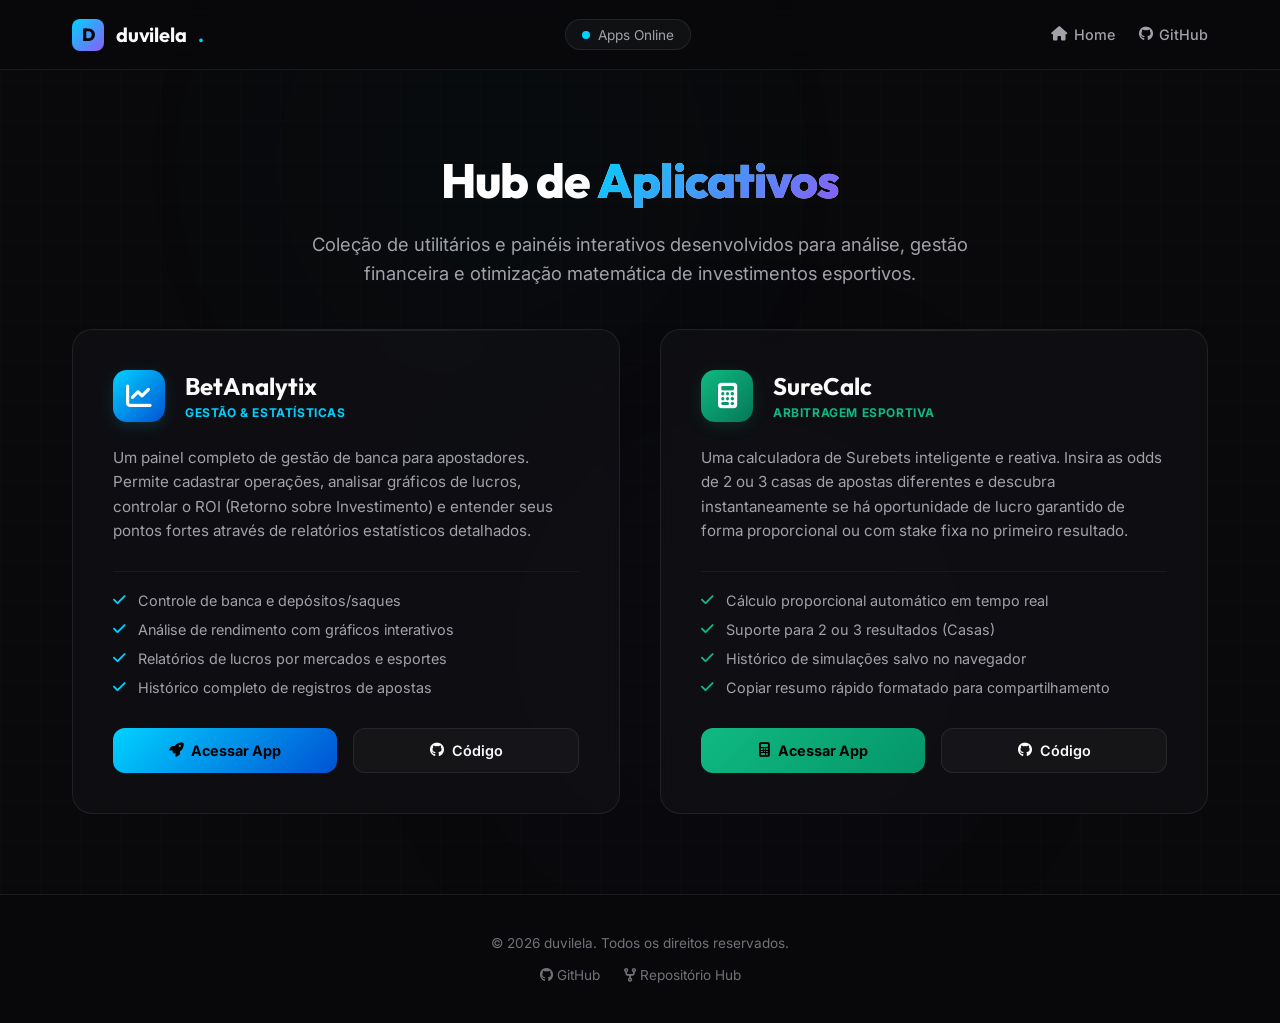
<file: index.html>
<!DOCTYPE html>
<html lang="pt-BR">
<head>
    <meta charset="UTF-8">
    <meta name="viewport" content="width=device-width, initial-scale=1.0">
    <meta name="description" content="Apps Hub - Coleção de ferramentas analíticas e matemáticas para otimização de investimentos esportivos desenvolvidas por duvilela.">
    <title>duvilela | Apps Hub</title>
    <!-- Google Fonts & FontAwesome -->
    <link href="https://fonts.googleapis.com/css2?family=Inter:wght@300;400;500;600;700&family=Outfit:wght@400;500;600;700;800&display=swap" rel="stylesheet">
    <link href="https://cdnjs.cloudflare.com/ajax/libs/font-awesome/6.4.0/css/all.min.css" rel="stylesheet">
    <style>
        * { margin: 0; padding: 0; box-sizing: border-box; }

        :root {
            --bg: #09090b;
            --bg-card: rgba(24, 24, 27, 0.45);
            --bg-card-hover: rgba(24, 24, 27, 0.75);
            --border: rgba(255, 255, 255, 0.08);
            --text-primary: #fafafa;
            --text-secondary: #a1a1aa;
            --text-muted: #71717a;
            
            --accent-blue: #00D2FF;
            --accent-blue-glow: rgba(0, 210, 255, 0.15);
            --accent-royal: #0052D4;
            --accent-royal-glow: rgba(0, 82, 212, 0.15);
            --accent-purple: #8b5cf6;
            --accent-purple-glow: rgba(139, 92, 246, 0.15);
            --accent-emerald: #10b981;
            --accent-emerald-glow: rgba(16, 185, 129, 0.15);
            
            --font-title: 'Outfit', sans-serif;
            --font-body: 'Inter', sans-serif;
            --transition: all 0.3s cubic-bezier(0.4, 0, 0.2, 1);
        }

        body {
            font-family: var(--font-body);
            background: var(--bg);
            color: var(--text-primary);
            min-height: 100vh;
            display: flex;
            flex-direction: column;
            padding-top: 90px;
            overflow-x: hidden;
        }

        /* Ambient Glow & Grid */
        .grid-bg {
            position: fixed;
            inset: 0;
            z-index: -2;
            background-size: 40px 40px;
            background-image: 
                linear-gradient(to right, rgba(255, 255, 255, 0.012) 1px, transparent 1px),
                linear-gradient(to bottom, rgba(255, 255, 255, 0.012) 1px, transparent 1px);
            pointer-events: none;
        }

        .orb {
            position: fixed;
            border-radius: 50%;
            filter: blur(140px);
            z-index: -1;
            opacity: 0.3;
            pointer-events: none;
        }
        .orb-1 {
            top: -15%;
            left: 15%;
            width: 600px;
            height: 600px;
            background: radial-gradient(circle, var(--accent-blue-glow) 0%, transparent 70%);
        }
        .orb-2 {
            bottom: -10%;
            right: 15%;
            width: 700px;
            height: 700px;
            background: radial-gradient(circle, var(--accent-purple-glow) 0%, transparent 70%);
        }

        /* Fixed Navbar */
        .navbar {
            position: fixed;
            top: 0;
            left: 0;
            right: 0;
            height: 70px;
            z-index: 1000;
            background: rgba(9, 9, 11, 0.75);
            backdrop-filter: blur(12px);
            -webkit-backdrop-filter: blur(12px);
            border-bottom: 1px solid var(--border);
            display: flex;
            align-items: center;
        }

        .nav-container {
            max-width: 1200px;
            width: 100%;
            margin: 0 auto;
            padding: 0 2rem;
            display: flex;
            justify-content: space-between;
            align-items: center;
        }

        .nav-brand {
            display: flex;
            align-items: center;
            gap: 0.75rem;
            text-decoration: none;
            color: var(--text-primary);
            font-family: var(--font-title);
            font-weight: 700;
            font-size: 1.25rem;
            letter-spacing: -0.01em;
            cursor: pointer;
            transition: var(--transition);
        }

        .brand-avatar {
            width: 32px;
            height: 32px;
            border-radius: 8px;
            background: linear-gradient(135deg, var(--accent-blue), var(--accent-purple));
            color: #09090b;
            display: flex;
            align-items: center;
            justify-content: center;
            font-weight: 800;
            font-size: 1.1rem;
        }

        .nav-brand .dot {
            color: var(--accent-blue);
            transition: var(--transition);
        }

        .nav-brand:hover .dot {
            color: var(--accent-purple);
            text-shadow: 0 0 10px rgba(139, 92, 246, 0.6);
        }

        .nav-center {
            display: flex;
            align-items: center;
            justify-content: center;
            flex-grow: 1;
        }

        .status-badge {
            background: rgba(255, 255, 255, 0.04);
            border: 1px solid var(--border);
            padding: 0.4rem 1rem;
            border-radius: 30px;
            display: flex;
            align-items: center;
            gap: 0.5rem;
            font-size: 0.85rem;
            color: var(--text-secondary);
        }

        .pulse-dot {
            width: 8px;
            height: 8px;
            background-color: var(--accent-blue);
            border-radius: 50%;
            box-shadow: 0 0 0 0 rgba(0, 210, 255, 0.7);
            animation: pulse 1.6s infinite;
        }

        @keyframes pulse {
            0% {
                transform: scale(0.95);
                box-shadow: 0 0 0 0 rgba(0, 210, 255, 0.7);
            }
            70% {
                transform: scale(1);
                box-shadow: 0 0 0 6px rgba(0, 210, 255, 0);
            }
            100% {
                transform: scale(0.95);
                box-shadow: 0 0 0 0 rgba(0, 210, 255, 0);
            }
        }

        .nav-right {
            display: flex;
            align-items: center;
            gap: 1.5rem;
        }

        .nav-link {
            text-decoration: none;
            color: var(--text-secondary);
            font-size: 0.9rem;
            font-weight: 500;
            transition: var(--transition);
            display: flex;
            align-items: center;
            gap: 0.4rem;
        }

        .nav-link:hover {
            color: var(--text-primary);
        }

        /* Hero Section */
        .hero {
            max-width: 800px;
            margin: 60px auto 40px auto;
            text-align: center;
            padding: 0 2rem;
            animation: fadeInUp 0.6s ease-out;
        }

        .hero-title {
            font-family: var(--font-title);
            font-size: 3rem;
            font-weight: 800;
            letter-spacing: -0.02em;
            margin-bottom: 1.25rem;
            background: linear-gradient(135deg, #fff 40%, var(--text-secondary) 100%);
            -webkit-background-clip: text;
            -webkit-text-fill-color: transparent;
        }

        .hero-title span {
            background: linear-gradient(135deg, var(--accent-blue) 0%, var(--accent-purple) 100%);
            -webkit-background-clip: text;
            -webkit-text-fill-color: transparent;
        }

        .hero-desc {
            font-size: 1.15rem;
            color: var(--text-secondary);
            line-height: 1.6;
            margin-bottom: 2rem;
        }

        /* Container & Cards Grid */
        .main-container {
            max-width: 1200px;
            width: 100%;
            margin: 0 auto;
            padding: 0 2rem;
            flex-grow: 1;
        }

        .cards-grid {
            display: grid;
            grid-template-columns: repeat(auto-fit, minmax(350px, 1fr));
            gap: 2.5rem;
            margin-bottom: 80px;
            animation: fadeInUp 0.8s ease-out;
        }

        .card {
            background: var(--bg-card);
            border: 1px solid var(--border);
            border-radius: 20px;
            padding: 2.5rem;
            display: flex;
            flex-direction: column;
            position: relative;
            backdrop-filter: blur(8px);
            -webkit-backdrop-filter: blur(8px);
            transition: var(--transition);
            overflow: hidden;
        }

        .card::before {
            content: '';
            position: absolute;
            top: 0; left: 0; right: 0; height: 1px;
            background: linear-gradient(90deg, transparent, rgba(255, 255, 255, 0.1), transparent);
            transition: var(--transition);
        }

        .card:hover {
            transform: translateY(-8px);
            background: var(--bg-card-hover);
            border-color: rgba(255, 255, 255, 0.12);
            box-shadow: 0 25px 50px -20px rgba(0, 0, 0, 0.6);
        }

        .card-header {
            display: flex;
            align-items: center;
            gap: 1.25rem;
            margin-bottom: 1.5rem;
        }

        .card-icon {
            width: 52px;
            height: 52px;
            border-radius: 14px;
            display: flex;
            align-items: center;
            justify-content: center;
            font-size: 1.6rem;
            color: #ffffff;
            box-shadow: 0 4px 15px rgba(0, 0, 0, 0.3);
        }

        .icon-blue {
            background: linear-gradient(135deg, var(--accent-blue), var(--accent-royal));
            box-shadow: 0 4px 15px var(--accent-blue-glow);
        }

        .icon-emerald {
            background: linear-gradient(135deg, var(--accent-emerald), #047857);
            box-shadow: 0 4px 15px var(--accent-emerald-glow);
        }

        .card-title-area h2 {
            font-family: var(--font-title);
            font-weight: 700;
            font-size: 1.5rem;
            color: var(--text-primary);
        }

        .card-tag {
            font-size: 0.75rem;
            font-weight: 700;
            text-transform: uppercase;
            letter-spacing: 0.05em;
            color: var(--text-muted);
            margin-top: 0.1rem;
            display: inline-block;
        }

        .tag-blue { color: var(--accent-blue); }
        .tag-emerald { color: var(--accent-emerald); }

        .card-desc {
            color: var(--text-secondary);
            font-size: 0.95rem;
            line-height: 1.6;
            margin-bottom: 1.75rem;
            flex-grow: 1;
        }

        .card-features {
            list-style: none;
            margin-bottom: 2rem;
            display: flex;
            flex-direction: column;
            gap: 0.75rem;
            border-top: 1px solid rgba(255, 255, 255, 0.05);
            padding-top: 1.25rem;
        }

        .card-features li {
            display: flex;
            align-items: center;
            gap: 0.75rem;
            font-size: 0.9rem;
            color: var(--text-secondary);
        }

        .card-features li i {
            font-size: 0.9rem;
        }

        .li-blue i { color: var(--accent-blue); }
        .li-emerald i { color: var(--accent-emerald); }

        .card-actions {
            display: flex;
            gap: 1rem;
            margin-top: auto;
        }

        .btn {
            display: inline-flex;
            align-items: center;
            justify-content: center;
            gap: 0.5rem;
            padding: 0.8rem 1.5rem;
            border-radius: 12px;
            font-weight: 600;
            font-size: 0.9rem;
            text-decoration: none;
            cursor: pointer;
            transition: var(--transition);
            flex: 1;
            border: none;
        }

        .btn-primary-blue {
            background: linear-gradient(135deg, var(--accent-blue), var(--accent-royal));
            color: #000000;
            font-weight: 700;
        }

        .btn-primary-blue:hover {
            box-shadow: 0 5px 15px var(--accent-blue-glow);
            transform: translateY(-1px);
        }

        .btn-primary-emerald {
            background: linear-gradient(135deg, var(--accent-emerald), #059669);
            color: #000000;
            font-weight: 700;
        }

        .btn-primary-emerald:hover {
            box-shadow: 0 5px 15px var(--accent-emerald-glow);
            transform: translateY(-1px);
        }

        .btn-secondary {
            background: rgba(255, 255, 255, 0.03);
            border: 1px solid var(--border);
            color: var(--text-primary);
        }

        .btn-secondary:hover {
            background: rgba(255, 255, 255, 0.08);
            border-color: var(--text-secondary);
        }

        /* Footer */
        .footer {
            background: rgba(9, 9, 11, 0.6);
            border-top: 1px solid var(--border);
            padding: 2.5rem 0;
            text-align: center;
            font-size: 0.85rem;
            color: var(--text-muted);
            margin-top: auto;
        }

        .footer-content {
            display: flex;
            flex-direction: column;
            gap: 0.5rem;
        }

        .footer-links {
            display: flex;
            justify-content: center;
            gap: 1.5rem;
            margin-top: 0.5rem;
        }

        .footer-links a {
            color: var(--text-muted);
            text-decoration: none;
            transition: var(--transition);
        }

        .footer-links a:hover {
            color: var(--text-primary);
        }

        /* Keyframes */
        @keyframes fadeInUp {
            from {
                opacity: 0;
                transform: translateY(20px);
            }
            to {
                opacity: 1;
                transform: translateY(0);
            }
        }
    </style>
</head>
<body>
    <!-- Grid and Orbs background -->
    <div class="grid-bg"></div>
    <div class="orb orb-1"></div>
    <div class="orb orb-2"></div>

    <!-- Header Navbar -->
    <nav class="navbar">
        <div class="nav-container">
            <a class="nav-brand" href="https://duvilela.github.io/">
                <div class="brand-avatar">D</div>
                duvilela<span class="dot">.</span>
            </a>
            <div class="nav-center">
                <div class="status-badge">
                    <span class="pulse-dot"></span>
                    <span>Apps Online</span>
                </div>
            </div>
            <div class="nav-right">
                <a href="https://duvilela.github.io/" class="nav-link">
                    <i class="fa-solid fa-house"></i> <span>Home</span>
                </a>
                <a href="https://github.com/duvilela" target="_blank" class="nav-link">
                    <i class="fa-brands fa-github"></i> <span>GitHub</span>
                </a>
            </div>
        </div>
    </nav>

    <!-- Main Content -->
    <main class="main-container">
        <!-- Hero Section -->
        <header class="hero">
            <h1 class="hero-title">Hub de <span>Aplicativos</span></h1>
            <p class="hero-desc">
                Coleção de utilitários e painéis interativos desenvolvidos para análise, gestão financeira e otimização matemática de investimentos esportivos.
            </p>
        </header>

        <!-- Cards Grid -->
        <section class="cards-grid">
            <!-- App 1: BetAnalytix -->
            <article class="card">
                <div class="card-header">
                    <div class="card-icon icon-blue">
                        <i class="fa-solid fa-chart-line"></i>
                    </div>
                    <div class="card-title-area">
                        <h2>BetAnalytix</h2>
                        <span class="card-tag tag-blue">Gestão & Estatísticas</span>
                    </div>
                </div>
                <p class="card-desc">
                    Um painel completo de gestão de banca para apostadores. Permite cadastrar operações, analisar gráficos de lucros, controlar o ROI (Retorno sobre Investimento) e entender seus pontos fortes através de relatórios estatísticos detalhados.
                </p>
                <ul class="card-features li-blue">
                    <li><i class="fa-solid fa-check"></i> Controle de banca e depósitos/saques</li>
                    <li><i class="fa-solid fa-check"></i> Análise de rendimento com gráficos interativos</li>
                    <li><i class="fa-solid fa-check"></i> Relatórios de lucros por mercados e esportes</li>
                    <li><i class="fa-solid fa-check"></i> Histórico completo de registros de apostas</li>
                </ul>
                <div class="card-actions">
                    <a href="betanalytix/login.html" class="btn btn-primary-blue">
                        <i class="fa-solid fa-rocket"></i> Acessar App
                    </a>
                    <a href="https://github.com/duvilela/apps/tree/main/betanalytix" target="_blank" class="btn btn-secondary">
                        <i class="fa-brands fa-github"></i> Código
                    </a>
                </div>
            </article>

            <!-- App 2: SureCalc -->
            <article class="card">
                <div class="card-header">
                    <div class="card-icon icon-emerald">
                        <i class="fa-solid fa-calculator"></i>
                    </div>
                    <div class="card-title-area">
                        <h2>SureCalc</h2>
                        <span class="card-tag tag-emerald">Arbitragem Esportiva</span>
                    </div>
                </div>
                <p class="card-desc">
                    Uma calculadora de Surebets inteligente e reativa. Insira as odds de 2 ou 3 casas de apostas diferentes e descubra instantaneamente se há oportunidade de lucro garantido de forma proporcional ou com stake fixa no primeiro resultado.
                </p>
                <ul class="card-features li-emerald">
                    <li><i class="fa-solid fa-check"></i> Cálculo proporcional automático em tempo real</li>
                    <li><i class="fa-solid fa-check"></i> Suporte para 2 ou 3 resultados (Casas)</li>
                    <li><i class="fa-solid fa-check"></i> Histórico de simulações salvo no navegador</li>
                    <li><i class="fa-solid fa-check"></i> Copiar resumo rápido formatado para compartilhamento</li>
                </ul>
                <div class="card-actions">
                    <a href="surecalc/index.html" class="btn btn-primary-emerald">
                        <i class="fa-solid fa-calculator"></i> Acessar App
                    </a>
                    <a href="https://github.com/duvilela/apps/tree/main/surecalc" target="_blank" class="btn btn-secondary">
                        <i class="fa-brands fa-github"></i> Código
                    </a>
                </div>
            </article>
        </section>
    </main>

    <!-- Footer -->
    <footer class="footer">
        <div class="nav-container footer-content">
            <p>&copy; 2026 duvilela. Todos os direitos reservados.</p>
            <div class="footer-links">
                <a href="https://github.com/duvilela" target="_blank"><i class="fa-brands fa-github"></i> GitHub</a>
                <a href="https://github.com/duvilela/apps" target="_blank"><i class="fa-solid fa-code-fork"></i> Repositório Hub</a>
            </div>
        </div>
    </footer>
</body>
</html>
</file>
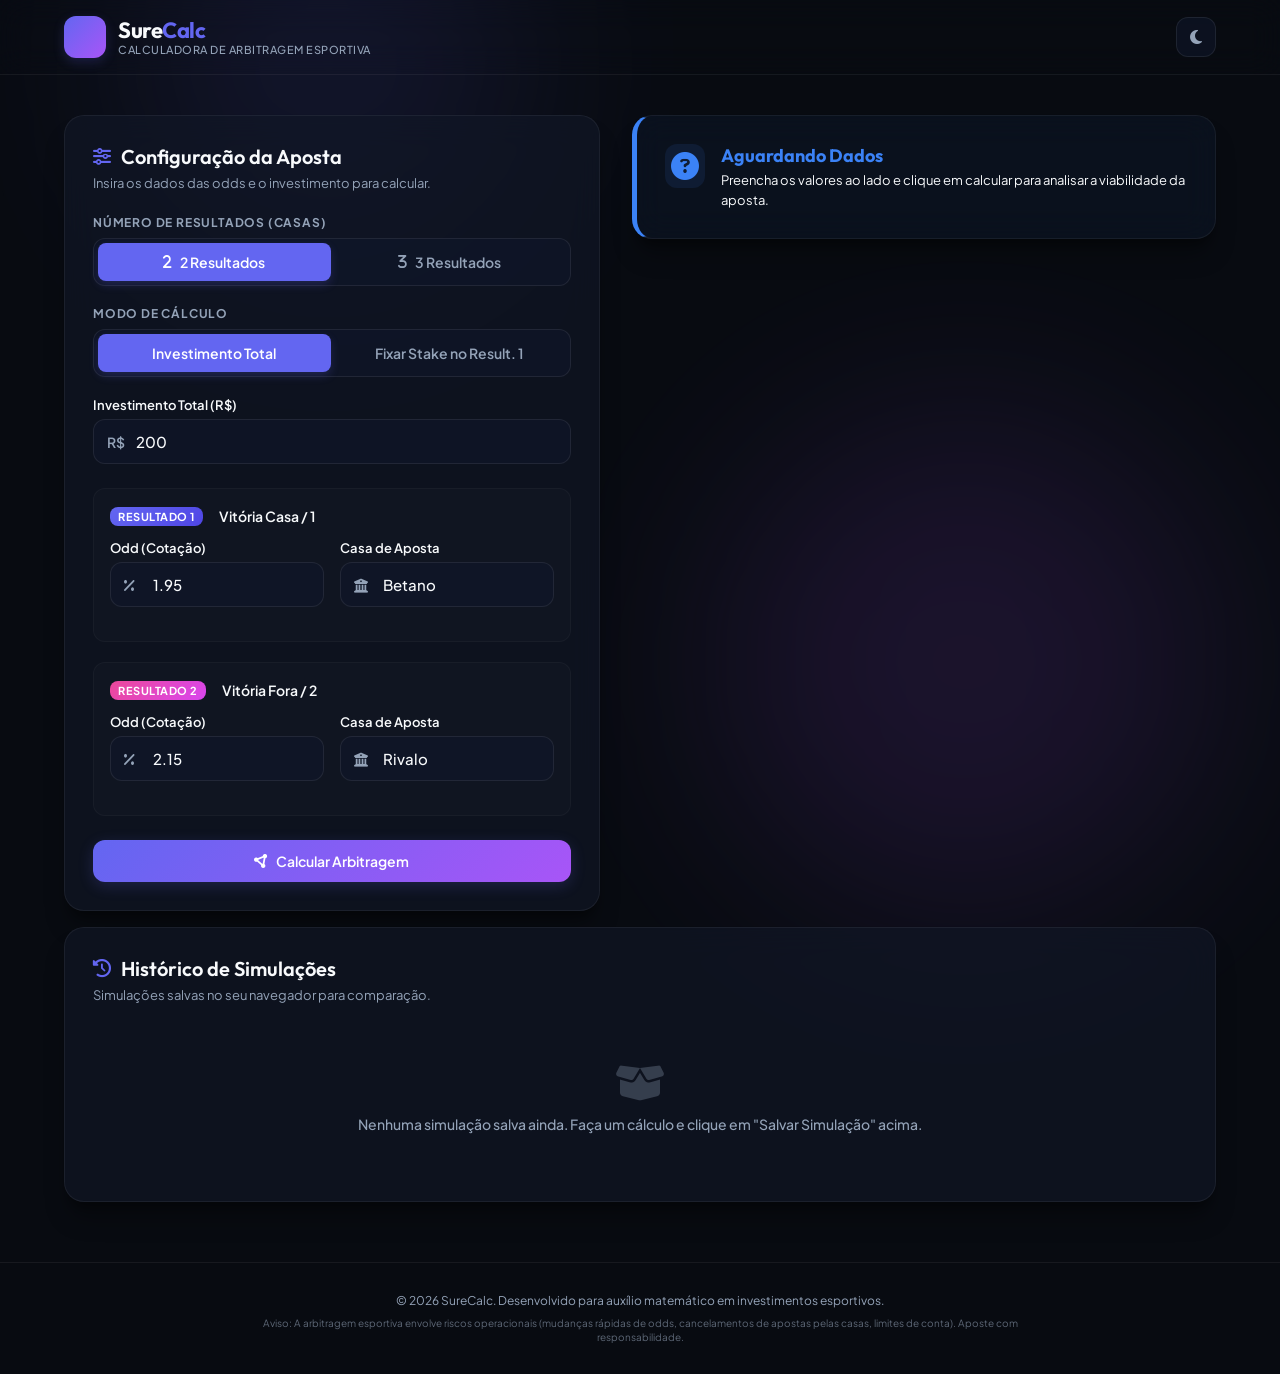
<file: SureCalc/index.html>
<!DOCTYPE html>
<html lang="pt-BR">
<head>
    <meta charset="UTF-8">
    <meta name="viewport" content="width=device-width, initial-scale=1.0">
    <meta name="description" content="Calculadora de Surebets (Arbitragem Esportiva) online e gratuita. Descubra se uma aposta garante lucros matemáticos e calcule a distribuição ideal de valores para 2 ou 3 casas de apostas.">
    <meta name="keywords" content="surebet, arbitragem esportiva, calculadora surebet, apostas esportivas, lucro garantido, odds, betano, rivalo">
    <meta name="author" content="Antigravity">
    <title>SureCalc | Calculadora de Surebets & Arbitragem Esportiva</title>
    
    <!-- Google Fonts - Plus Jakarta Sans & Outfit -->
    <link rel="preconnect" href="https://fonts.googleapis.com">
    <link rel="preconnect" href="https://fonts.gstatic.com" crossorigin>
    <link href="https://fonts.googleapis.com/css2?family=Outfit:wght@300;400;500;600;700;800&family=Plus+Jakarta+Sans:wght@300;400;500;600;700;800&display=swap" rel="stylesheet">
    
    <!-- Custom Style Sheet -->
    <link rel="stylesheet" href="style.css">
    
    <!-- FontAwesome for icons -->
    <link rel="stylesheet" href="https://cdnjs.cloudflare.com/ajax/libs/font-awesome/6.4.0/css/all.min.css">
</head>
<body class="dark-theme">
    <div class="background-glows">
        <div class="glow glow-1"></div>
        <div class="glow glow-2"></div>
    </div>

    <header class="app-header">
        <div class="container header-container">
            <div class="logo-area">
                <div class="logo-icon">
                    <i class="fa-solid fa-calculator-combined"></i>
                </div>
                <div class="logo-text">
                    <h1>Sure<span>Calc</span></h1>
                    <p>Calculadora de Arbitragem Esportiva</p>
                </div>
            </div>
            <div class="header-actions">
                <button id="theme-toggle" class="btn-icon" title="Alternar Tema" aria-label="Alternar Tema">
                    <i class="fa-solid fa-moon"></i>
                </button>
            </div>
        </div>
    </header>

    <main class="container main-content">
        <div class="grid-layout">
            <!-- Left Column: Inputs & Controls -->
            <section class="calculator-card card">
                <div class="card-header">
                    <h2><i class="fa-solid fa-sliders-h"></i> Configuração da Aposta</h2>
                    <p>Insira os dados das odds e o investimento para calcular.</p>
                </div>
                
                <div class="control-group">
                    <label class="section-label">Número de Resultados (Casas)</label>
                    <div class="segmented-control" role="radiogroup" aria-label="Número de resultados">
                        <input type="radio" name="outcomes-count" id="outcomes-2" value="2" checked>
                        <label for="outcomes-2"><i class="fa-solid fa-2"></i> 2 Resultados</label>
                        
                        <input type="radio" name="outcomes-count" id="outcomes-3" value="3">
                        <label for="outcomes-3"><i class="fa-solid fa-3"></i> 3 Resultados</label>
                    </div>
                </div>

                <div class="control-group">
                    <label class="section-label">Modo de Cálculo</label>
                    <div class="segmented-control mode-control" role="radiogroup" aria-label="Modo de cálculo">
                        <input type="radio" name="calc-mode" id="mode-total" value="total" checked>
                        <label for="mode-total">Investimento Total</label>
                        
                        <input type="radio" name="calc-mode" id="mode-fixed" value="fixed">
                        <label for="mode-fixed">Fixar Stake no Result. 1</label>
                    </div>
                </div>

                <div class="input-group-wrapper" id="investment-wrapper">
                    <div class="form-group">
                        <label for="total-investment" id="investment-label">Investimento Total (R$)</label>
                        <div class="input-with-icon">
                            <span class="input-icon">R$</span>
                            <input type="number" id="total-investment" value="200" min="1" step="any" placeholder="Ex: 200">
                        </div>
                    </div>
                </div>

                <div id="odds-container" class="odds-inputs">
                    <!-- Outcome Rows will be injected here by JS, but standard initial 2 outcome template is shown below for SSR structure -->
                    <div class="outcome-row" data-index="1">
                        <div class="outcome-title-row">
                            <span class="outcome-badge bg-primary">Resultado 1</span>
                            <input type="text" class="outcome-label-input" value="Vitória Casa / 1" placeholder="Rótulo (ex: Vitória Casa)">
                        </div>
                        <div class="outcome-fields">
                            <div class="form-group flex-1">
                                <label>Odd (Cotação)</label>
                                <div class="input-with-icon">
                                    <span class="input-icon"><i class="fa-solid fa-percentage"></i></span>
                                    <input type="number" class="odd-input" value="1.95" min="1.01" step="0.01" placeholder="Ex: 1.95">
                                </div>
                            </div>
                            <div class="form-group flex-1">
                                <label>Casa de Aposta</label>
                                <div class="input-with-icon">
                                    <span class="input-icon"><i class="fa-solid fa-building-columns"></i></span>
                                    <input type="text" class="bookmaker-input" value="Betano" placeholder="Ex: Betano">
                                </div>
                            </div>
                        </div>
                    </div>

                    <div class="outcome-row" data-index="2">
                        <div class="outcome-title-row">
                            <span class="outcome-badge bg-secondary">Resultado 2</span>
                            <input type="text" class="outcome-label-input" value="Vitória Fora / 2" placeholder="Rótulo (ex: Vitória Fora)">
                        </div>
                        <div class="outcome-fields">
                            <div class="form-group flex-1">
                                <label>Odd (Cotação)</label>
                                <div class="input-with-icon">
                                    <span class="input-icon"><i class="fa-solid fa-percentage"></i></span>
                                    <input type="number" class="odd-input" value="2.15" min="1.01" step="0.01" placeholder="Ex: 2.15">
                                </div>
                            </div>
                            <div class="form-group flex-1">
                                <label>Casa de Aposta</label>
                                <div class="input-with-icon">
                                    <span class="input-icon"><i class="fa-solid fa-building-columns"></i></span>
                                    <input type="text" class="bookmaker-input" value="Rivalo" placeholder="Ex: Rivalo">
                                </div>
                            </div>
                        </div>
                    </div>
                </div>

                <div class="actions-wrapper">
                    <button id="btn-calculate" class="btn btn-primary btn-block">
                        <i class="fa-solid fa-circle-nodes"></i> Calcular Arbitragem
                    </button>
                </div>
            </section>

            <!-- Right Column: Results & Analysis -->
            <section class="results-column">
                <!-- Status Box (Profit/Loss indicator) -->
                <div id="status-card" class="card status-card info-status">
                    <div class="status-content">
                        <div class="status-icon">
                            <i class="fa-solid fa-circle-question"></i>
                        </div>
                        <div class="status-text">
                            <h3>Aguardando Dados</h3>
                            <p>Preencha os valores ao lado e clique em calcular para analisar a viabilidade da aposta.</p>
                        </div>
                    </div>
                </div>

                <!-- Main Results Card -->
                <div id="results-card" class="card results-card hidden">
                    <div class="card-header">
                        <h2><i class="fa-solid fa-chart-pie"></i> Resumo do Investimento</h2>
                    </div>

                    <!-- Mini Stat Cards -->
                    <div class="stats-grid">
                        <div class="stat-box">
                            <span class="stat-title">Total Investido</span>
                            <span class="stat-value" id="res-total-invested">R$ 0,00</span>
                        </div>
                        <div class="stat-box">
                            <span class="stat-title">Retorno Garantido</span>
                            <span class="stat-value" id="res-total-return">R$ 0,00</span>
                        </div>
                        <div class="stat-box highlighted" id="box-profit">
                            <span class="stat-title" id="lbl-profit">Lucro Líquido</span>
                            <span class="stat-value" id="res-net-profit">R$ 0,00</span>
                        </div>
                        <div class="stat-box highlighted" id="box-roi">
                            <span class="stat-title">Retorno (ROI)</span>
                            <span class="stat-value" id="res-roi">0.00%</span>
                        </div>
                    </div>

                    <!-- Stake Table -->
                    <div class="table-responsive">
                        <table class="results-table">
                            <thead>
                                <tr>
                                    <th>Resultado</th>
                                    <th>Casa de Aposta</th>
                                    <th>Odd</th>
                                    <th class="text-right">Aposta (Stake)</th>
                                    <th class="text-right">Retorno Bruto</th>
                                </tr>
                            </thead>
                            <tbody id="stakes-table-body">
                                <!-- Stakes will be injected by JS -->
                            </tbody>
                        </table>
                    </div>

                    <!-- Dynamic Probability Progress -->
                    <div class="probability-analysis">
                        <label class="section-label">Margem do Mercado e Probabilidades</label>
                        <div class="stacked-bar" id="probability-bar">
                            <!-- Injected by JS -->
                        </div>
                        <div class="probability-legend" id="probability-legend">
                            <!-- Injected by JS -->
                        </div>
                    </div>

                    <!-- Copy & Save Buttons -->
                    <div class="results-actions">
                        <button id="btn-copy" class="btn btn-secondary flex-1">
                            <i class="fa-solid fa-copy"></i> Copiar Resumo
                        </button>
                        <button id="btn-save" class="btn btn-indigo flex-1">
                            <i class="fa-solid fa-bookmark"></i> Salvar Simulação
                        </button>
                    </div>
                </div>

                <!-- Calculation Math Breakdown -->
                <div id="math-card" class="card math-card hidden">
                    <div class="card-header collapsible" id="math-header">
                        <h2><i class="fa-solid fa-graduation-cap"></i> Como o cálculo foi feito?</h2>
                        <i class="fa-solid fa-chevron-down chevron-icon"></i>
                    </div>
                    <div class="math-content" id="math-content">
                        <p>Para verificar e calcular a arbitragem (surebet), seguimos o seguinte procedimento matemático:</p>
                        <ol class="math-steps">
                            <li>
                                <strong>Probabilidades Implicadas:</strong> Calculamos a probabilidade matemática implícita de cada Odd:
                                <div class="math-formula">Probabilidade = 1 ÷ Odd</div>
                                <div id="math-probs-list" class="math-sublist">
                                    <!-- Injected by JS -->
                                </div>
                            </li>
                            <li>
                                <strong>Soma das Probabilidades:</strong> Somamos todos os valores. Para que seja uma Surebet, a soma deve ser <strong>menor que 100%</strong>:
                                <div class="math-formula formula-calc" id="math-probs-sum"></div>
                                <div id="math-verdict-text"></div>
                            </li>
                            <li>
                                <strong>Distribuição dos Aportes:</strong> O valor do investimento é distribuído proporcionalmente ao peso de cada probabilidade sobre a soma total.
                                <div class="math-formula">Aposta = (Probabilidade do Resultado ÷ Soma Total) × Investimento Total</div>
                            </li>
                        </ol>
                    </div>
                </div>
            </section>
        </div>

        <!-- History Section -->
        <section class="history-section card">
            <div class="card-header history-header-wrapper">
                <div>
                    <h2><i class="fa-solid fa-history"></i> Histórico de Simulações</h2>
                    <p>Simulações salvas no seu navegador para comparação.</p>
                </div>
                <button id="btn-clear-history" class="btn btn-danger btn-sm hidden">
                    <i class="fa-solid fa-trash-can"></i> Limpar Histórico
                </button>
            </div>
            
            <div id="history-empty" class="history-empty">
                <i class="fa-solid fa-box-open"></i>
                <p>Nenhuma simulação salva ainda. Faça um cálculo e clique em "Salvar Simulação" acima.</p>
            </div>

            <div id="history-list" class="history-list hidden">
                <!-- History items injected by JS -->
            </div>
        </section>
    </main>

    <footer class="app-footer">
        <div class="container footer-container">
            <p>&copy; 2026 SureCalc. Desenvolvido para auxílio matemático em investimentos esportivos.</p>
            <p class="disclaimer">Aviso: A arbitragem esportiva envolve riscos operacionais (mudanças rápidas de odds, cancelamentos de apostas pelas casas, limites de conta). Aposte com responsabilidade.</p>
        </div>
    </footer>

    <!-- Toast Notification for copies -->
    <div id="toast" class="toast hidden">
        <i class="fa-solid fa-check-circle"></i> <span id="toast-message">Copiado com sucesso!</span>
    </div>

    <!-- Custom Script -->
    <script src="app.js"></script>
</body>
</html>
</file>
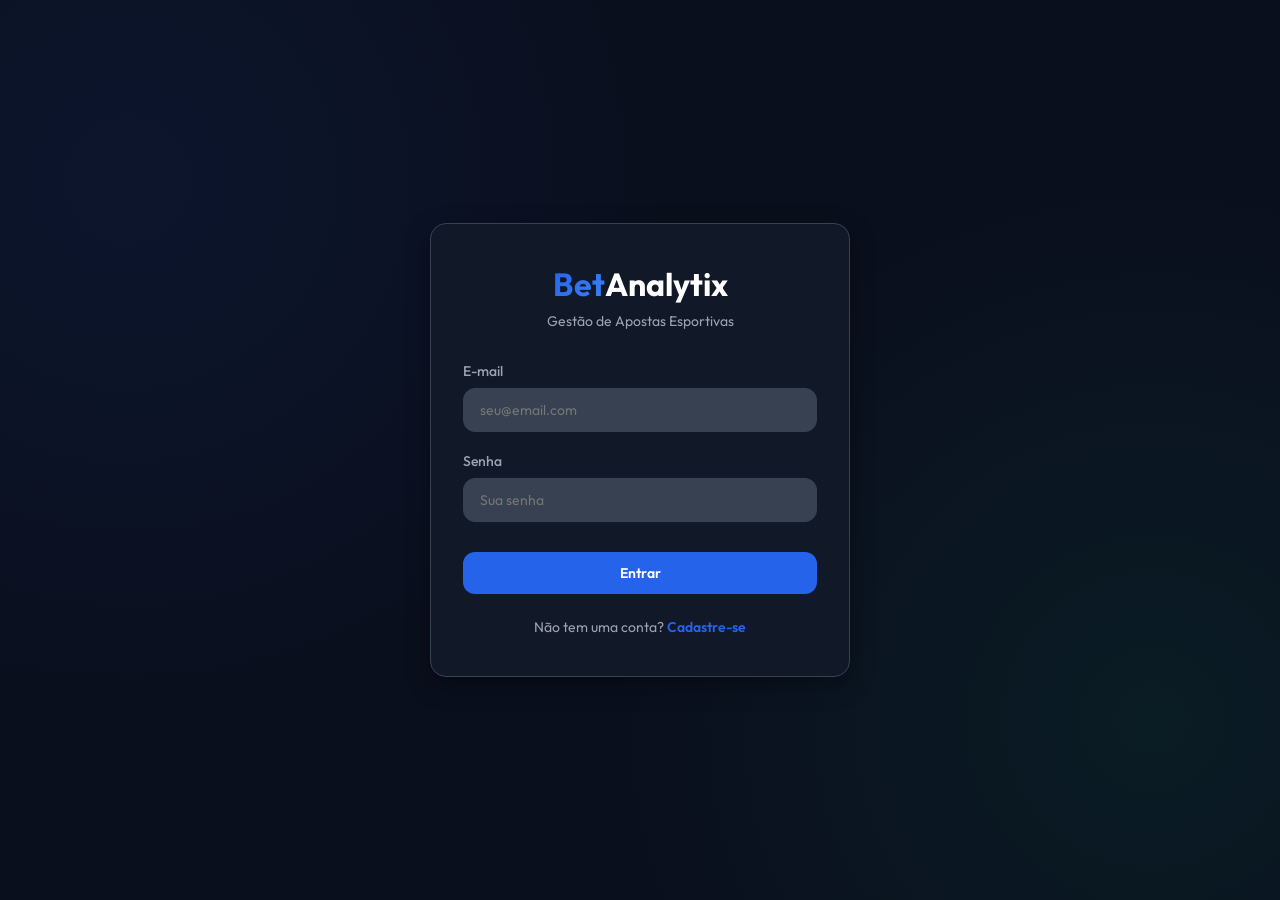
<file: admin.html>
<!DOCTYPE html>
<html lang="pt-BR">
<head>
  <meta charset="UTF-8">
  <meta name="viewport" content="width=device-width, initial-scale=1.0">
  <title>Painel Administrativo - BetAnalytix</title>
  <link rel="stylesheet" href="css/style.css">
  <link rel="stylesheet" href="css/admin.css">
</head>
<body>
  <div class="app-container">

    <!-- Mobile Header -->
    <header class="mobile-header">
      <div class="auth-logo" style="font-size: 24px; margin-bottom: 0;"><span>Bet</span>Analytix</div>
      <button class="hamburger" id="hamburger-menu">
        <svg xmlns="http://www.w3.org/2000/svg" width="24" height="24" viewBox="0 0 24 24" fill="none" stroke="currentColor" stroke-width="2" stroke-linecap="round" stroke-linejoin="round"><line x1="3" y1="12" x2="21" y2="12"></line><line x1="3" y1="6" x2="21" y2="6"></line><line x1="3" y1="18" x2="21" y2="18"></line></svg>
      </button>
    </header>

    <!-- Sidebar Menu -->
    <aside class="sidebar" id="sidebar-el">
      <div class="sidebar-brand">
        <svg xmlns="http://www.w3.org/2000/svg" width="28" height="28" viewBox="0 0 24 24" fill="none" stroke="#2563eb" stroke-width="2.5" stroke-linecap="round" stroke-linejoin="round"><path d="M3 3v18h18"></path><path d="m19 9-5 5-4-4-3 3"></path></svg>
        <span>Bet</span>Analytix
      </div>
      <ul class="sidebar-menu">
        <li class="sidebar-item">
          <a href="index.html">
            <svg xmlns="http://www.w3.org/2000/svg" width="20" height="20" viewBox="0 0 24 24" fill="none" stroke="currentColor" stroke-width="2" stroke-linecap="round" stroke-linejoin="round"><rect x="3" y="3" width="7" height="7"></rect><rect x="14" y="3" width="7" height="7"></rect><rect x="14" y="14" width="7" height="7"></rect><rect x="3" y="14" width="7" height="7"></rect></svg>
            Dashboard
          </a>
        </li>
        <li class="sidebar-item">
          <a href="bets.html">
            <svg xmlns="http://www.w3.org/2000/svg" width="20" height="20" viewBox="0 0 24 24" fill="none" stroke="currentColor" stroke-width="2" stroke-linecap="round" stroke-linejoin="round"><line x1="8" y1="6" x2="21" y2="6"></line><line x1="8" y1="12" x2="21" y2="12"></line><line x1="8" y1="18" x2="21" y2="18"></line><line x1="3" y1="6" x2="3.01" y2="6"></line><line x1="3" y1="12" x2="3.01" y2="12"></line><line x1="3" y1="18" x2="3.01" y2="18"></line></svg>
            Minhas Apostas
          </a>
        </li>
        <li class="sidebar-item">
          <a href="base.html">
            <svg xmlns="http://www.w3.org/2000/svg" width="20" height="20" viewBox="0 0 24 24" fill="none" stroke="currentColor" stroke-width="2" stroke-linecap="round" stroke-linejoin="round"><path d="M21 15v4a2 2 0 0 1-2 2H5a2 2 0 0 1-2-2v-4"></path><polyline points="17 8 12 3 7 8"></polyline><line x1="12" y1="3" x2="12" y2="15"></line></svg>
            Base
          </a>
        </li>
        <li class="sidebar-item active" id="sidebar-admin-item" style="display: none;">
          <a href="admin.html">
            <svg xmlns="http://www.w3.org/2000/svg" width="20" height="20" viewBox="0 0 24 24" fill="none" stroke="currentColor" stroke-width="2" stroke-linecap="round" stroke-linejoin="round"><path d="M17 21v-2a4 4 0 0 0-4-4H5a4 4 0 0 0-4 4v2"></path><circle cx="9" cy="7" r="4"></circle><path d="M23 21v-2a4 4 0 0 0-3-3.87"></path><path d="M16 3.13a4 4 0 0 1 0 7.75"></path></svg>
            Painel Admin
          </a>
        </li>
      </ul>
      <div class="sidebar-footer">
        <div class="user-profile">
          <div class="user-avatar" id="sidebar-user-avatar">U</div>
          <div class="user-info">
            <span class="user-name" id="sidebar-user-name">Carregando...</span>
            <span class="user-email" id="sidebar-user-email">...</span>
          </div>
        </div>
        <button class="btn btn-secondary btn-block btn-sm" onclick="logout()">
          <svg xmlns="http://www.w3.org/2000/svg" width="16" height="16" viewBox="0 0 24 24" fill="none" stroke="currentColor" stroke-width="2" stroke-linecap="round" stroke-linejoin="round"><path d="M9 21H5a2 2 0 0 1-2-2V5a2 2 0 0 1 2-2h4"></path><polyline points='16 17 21 12 16 7'></polyline><line x1='21' y1='12' x2='9' y2='12'></line></svg>
          Sair
        </button>
      </div>
    </aside>

    <!-- Main Content Area -->
    <main class="main-content">
      
      <!-- Top Header -->
      <section class="dashboard-header">
        <div class="dashboard-title-area">
          <h1>Painel Administrativo</h1>
          <span class="dashboard-subtitle">Visualização e controle de todos os usuários cadastrados.</span>
        </div>
      </section>

      <!-- Admin Overview Grid -->
      <section class="admin-kpi-grid">
        <div class="card-kpi">
          <div class="kpi-header">
            <span>Total de Usuários</span>
            <svg xmlns="http://www.w3.org/2000/svg" width="18" height="18" viewBox="0 0 24 24" fill="none" stroke="currentColor" stroke-width="2" stroke-linecap="round" stroke-linejoin="round"><path d="M17 21v-2a4 4 0 0 0-4-4H5a4 4 0 0 0-4 4v2"></path><circle cx="9" cy="7" r="4"></circle><path d="M23 21v-2a4 4 0 0 0-3-3.87"></path><path d="M16 3.13a4 4 0 0 1 0 7.75"></path></svg>
          </div>
          <div>
            <div class="kpi-value" id="admin-total-users">--</div>
            <div class="kpi-meta">Usuários ativos</div>
          </div>
        </div>

        <div class="card-kpi">
          <div class="kpi-header">
            <span>Total de Bancas</span>
            <svg xmlns="http://www.w3.org/2000/svg" width="18" height="18" viewBox="0 0 24 24" fill="none" stroke="currentColor" stroke-width="2" stroke-linecap="round" stroke-linejoin="round"><rect x="2" y="4" width="20" height="16" rx="2" ry="2"></rect><line x1="12" y1="4" x2="12" y2="20"></line></svg>
          </div>
          <div>
            <div class="kpi-value" id="admin-total-bankrolls">--</div>
            <div class="kpi-meta">Bancas gerenciadas</div>
          </div>
        </div>

        <div class="card-kpi">
          <div class="kpi-header">
            <span>Total de Apostas</span>
            <svg xmlns="http://www.w3.org/2000/svg" width="18" height="18" viewBox="0 0 24 24" fill="none" stroke="currentColor" stroke-width="2" stroke-linecap="round" stroke-linejoin="round"><list x1="8" y1="6" x2="21" y2="6"></list><line x1="8" y1="12" x2="21" y2="12"></line><line x1="8" y1="18" x2="21" y2="18"></line><line x1="3" y1="6" x2="3.01" y2="6"></line><line x1="3" y1="12" x2="3.01" y2="12"></line><line x1="3" y1="18" x2="3.01" y2="18"></line></svg>
          </div>
          <div>
            <div class="kpi-value" id="admin-total-bets">--</div>
            <div class="kpi-meta">Apostas processadas</div>
          </div>
        </div>
      </section>

      <!-- Desktop Table -->
      <section class="users-table-wrapper">
        <table class="users-table">
          <thead>
            <tr>
              <th>Nome</th>
              <th>E-mail</th>
              <th>Perfil</th>
              <th>Cadastro</th>
              <th>Bancas</th>
              <th>Apostas</th>
              <th style="width: 100px; text-align: center;">Ações</th>
            </tr>
          </thead>
          <tbody id="users-table-body">
            <tr>
              <td colspan="7" style="text-align: center; color: var(--text-secondary); padding: 40px;">
                Buscando lista de usuários...
              </td>
            </tr>
          </tbody>
        </table>
      </section>

      <!-- Mobile List -->
      <section class="users-mobile-list" id="users-mobile-container">
        <!-- Gerado via JavaScript -->
      </section>

    </main>
  </div>

  <script src="js/api.js"></script>
  <script src="js/admin.js"></script>
</body>
</html>
</file>
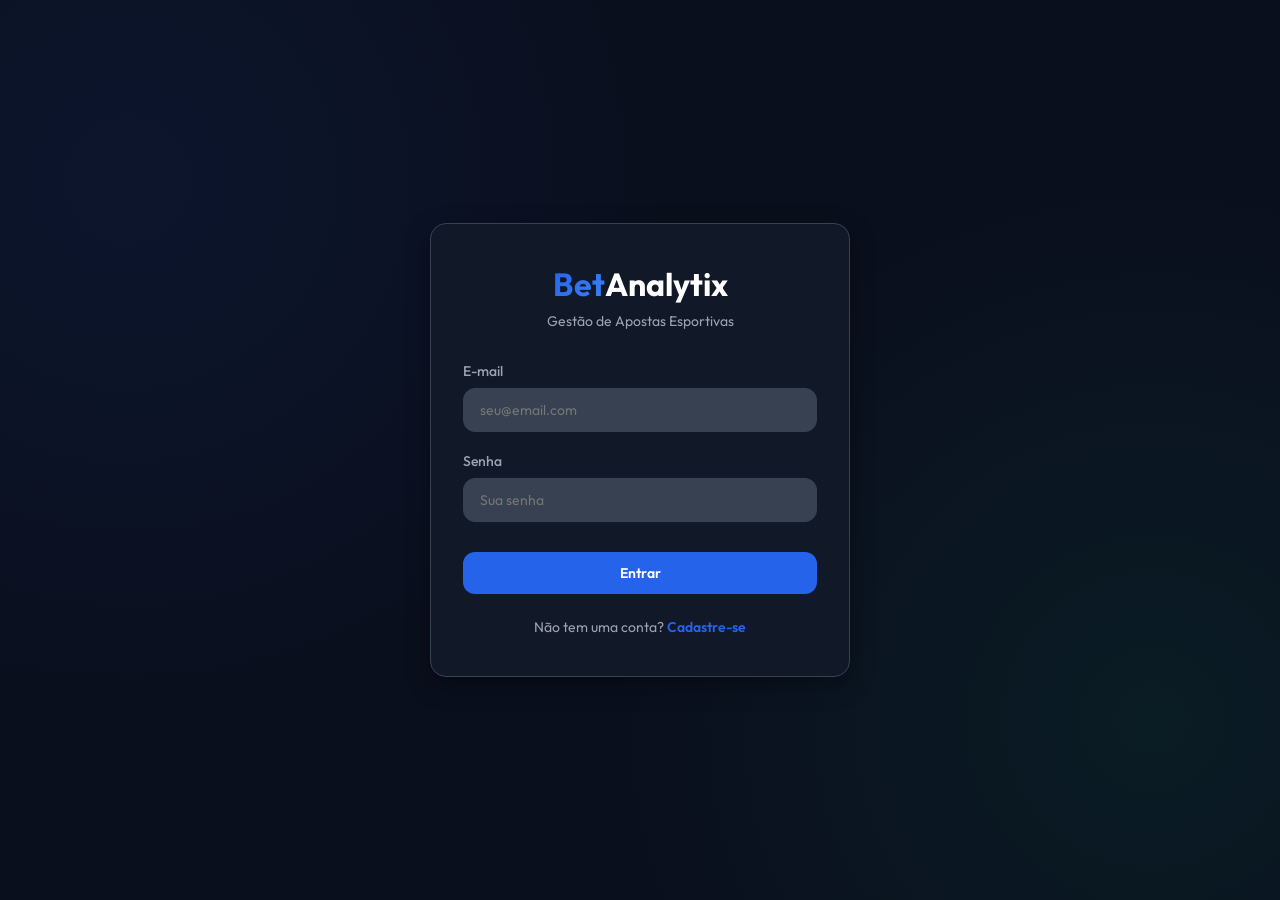
<file: base.html>
<!DOCTYPE html>
<html lang="pt-BR">
<head>
  <meta charset="UTF-8">
  <meta name="viewport" content="width=device-width, initial-scale=1.0">
  <title>Base de Dados - BetAnalytix</title>
  <link rel="stylesheet" href="css/style.css">
  <link rel="stylesheet" href="css/base.css">
</head>
<body>
  <div class="app-container">

    <!-- Mobile Header -->
    <header class="mobile-header">
      <div class="auth-logo" style="font-size: 24px; margin-bottom: 0;"><span>Bet</span>Analytix</div>
      <button class="hamburger" id="hamburger-menu">
        <svg xmlns="http://www.w3.org/2000/svg" width="24" height="24" viewBox="0 0 24 24" fill="none" stroke="currentColor" stroke-width="2" stroke-linecap="round" stroke-linejoin="round"><line x1="3" y1="12" x2="21" y2="12"></line><line x1="3" y1="6" x2="21" y2="6"></line><line x1="3" y1="18" x2="21" y2="18"></line></svg>
      </button>
    </header>

    <!-- Sidebar Menu -->
    <aside class="sidebar" id="sidebar-el">
      <div class="sidebar-brand">
        <svg xmlns="http://www.w3.org/2000/svg" width="28" height="28" viewBox="0 0 24 24" fill="none" stroke="#2563eb" stroke-width="2.5" stroke-linecap="round" stroke-linejoin="round"><path d="M3 3v18h18"></path><path d="m19 9-5 5-4-4-3 3"></path></svg>
        <span>Bet</span>Analytix
      </div>
      <ul class="sidebar-menu">
        <li class="sidebar-item">
          <a href="index.html">
            <svg xmlns="http://www.w3.org/2000/svg" width="20" height="20" viewBox="0 0 24 24" fill="none" stroke="currentColor" stroke-width="2" stroke-linecap="round" stroke-linejoin="round"><rect x="3" y="3" width="7" height="7"></rect><rect x="14" y="3" width="7" height="7"></rect><rect x="14" y="14" width="7" height="7"></rect><rect x="3" y="14" width="7" height="7"></rect></svg>
            Dashboard
          </a>
        </li>
        <li class="sidebar-item">
          <a href="bets.html">
            <svg xmlns="http://www.w3.org/2000/svg" width="20" height="20" viewBox="0 0 24 24" fill="none" stroke="currentColor" stroke-width="2" stroke-linecap="round" stroke-linejoin="round"><line x1="8" y1="6" x2="21" y2="6"></line><line x1="8" y1="12" x2="21" y2="12"></line><line x1="8" y1="18" x2="21" y2="18"></line><line x1="3" y1="6" x2="3.01" y2="6"></line><line x1="3" y1="12" x2="3.01" y2="12"></line><line x1="3" y1="18" x2="3.01" y2="18"></line></svg>
            Minhas Apostas
          </a>
        </li>
        <li class="sidebar-item active">
          <a href="base.html">
            <svg xmlns="http://www.w3.org/2000/svg" width="20" height="20" viewBox="0 0 24 24" fill="none" stroke="currentColor" stroke-width="2" stroke-linecap="round" stroke-linejoin="round"><path d="M21 15v4a2 2 0 0 1-2 2H5a2 2 0 0 1-2-2v-4"></path><polyline points="17 8 12 3 7 8"></polyline><line x1="12" y1="3" x2="12" y2="15"></line></svg>
            Base
          </a>
        </li>
        <li class="sidebar-item" id="sidebar-admin-item" style="display: none;">
          <a href="admin.html">
            <svg xmlns="http://www.w3.org/2000/svg" width="20" height="20" viewBox="0 0 24 24" fill="none" stroke="currentColor" stroke-width="2" stroke-linecap="round" stroke-linejoin="round"><path d="M17 21v-2a4 4 0 0 0-4-4H5a4 4 0 0 0-4 4v2"></path><circle cx="9" cy="7" r="4"></circle><path d="M23 21v-2a4 4 0 0 0-3-3.87"></path><path d="M16 3.13a4 4 0 0 1 0 7.75"></path></svg>
            Painel Admin
          </a>
        </li>
      </ul>
      <div class="sidebar-footer">
        <div class="user-profile">
          <div class="user-avatar" id="sidebar-user-avatar">U</div>
          <div class="user-info">
            <span class="user-name" id="sidebar-user-name">Carregando...</span>
            <span class="user-email" id="sidebar-user-email">...</span>
          </div>
        </div>
        <button class="btn btn-secondary btn-block btn-sm" onclick="logout()">
          <svg xmlns="http://www.w3.org/2000/svg" width="16" height="16" viewBox="0 0 24 24" fill="none" stroke="currentColor" stroke-width="2" stroke-linecap="round" stroke-linejoin="round"><path d="M9 21H5a2 2 0 0 1-2-2V5a2 2 0 0 1 2-2h4"></path><polyline points='16 17 21 12 16 7'></polyline><line x1='21' y1='12' x2='9' y2='12'></line></svg>
          Sair
        </button>
      </div>
    </aside>

    <!-- Main Content Area -->
    <main class="main-content">
      
      <!-- Top Header -->
      <section class="dashboard-header bets-header" style="margin-bottom: 40px;">
        <div class="dashboard-title-area">
          <h1>Base de Dados</h1>
          <span class="dashboard-subtitle">Gerencie a exportação e importação dos dados do sistema.</span>
        </div>
      </section>

      <!-- Alert Notification -->
      <div id="backup-alert" class="alert-box" style="display: none;"></div>

      <!-- Backup Grid Options -->
      <section class="backup-grid">
        
        <!-- CARD: Exportar -->
        <div class="backup-card">
          <div class="backup-card-header">
            <div class="icon-circle primary">
              <svg xmlns="http://www.w3.org/2000/svg" width="24" height="24" viewBox="0 0 24 24" fill="none" stroke="currentColor" stroke-width="2" stroke-linecap="round" stroke-linejoin="round"><path d="M21 15v4a2 2 0 0 1-2 2H5a2 2 0 0 1-2-2v-4"></path><polyline points="7 10 12 15 17 10"></polyline><line x1="12" y1="15" x2="12" y2="3"></line></svg>
            </div>
            <h2>Exportar Backup</h2>
          </div>
          <p class="backup-description">
            Baixe um arquivo de backup em formato **JSON** contendo todas as suas bancas cadastradas e todo o seu histórico de apostas associado. Use este arquivo para guardar com segurança seus registros ou importá-los em outro navegador/computador.
          </p>
          <div class="backup-action-area">
            <button class="btn btn-primary btn-block" id="btn-export-backup">
              <svg xmlns="http://www.w3.org/2000/svg" width="16" height="16" viewBox="0 0 24 24" fill="none" stroke="currentColor" stroke-width="2" stroke-linecap="round" stroke-linejoin="round" style="margin-right: 8px;"><path d="M21 15v4a2 2 0 0 1-2 2H5a2 2 0 0 1-2-2v-4"></path><polyline points="7 10 12 15 17 10"></polyline><line x1="12" y1="15" x2="12" y2="3"></line></svg>
              Exportar Arquivo (.json)
            </button>
          </div>
        </div>

        <!-- CARD: Importar -->
        <div class="backup-card">
          <div class="backup-card-header">
            <div class="icon-circle success">
              <svg xmlns="http://www.w3.org/2000/svg" width="24" height="24" viewBox="0 0 24 24" fill="none" stroke="currentColor" stroke-width="2" stroke-linecap="round" stroke-linejoin="round"><path d="M21 15v4a2 2 0 0 1-2 2H5a2 2 0 0 1-2-2v-4"></path><polyline points="17 8 12 3 7 8"></polyline><line x1="12" y1="3" x2="12" y2="15"></line></svg>
            </div>
            <h2>Importar Backup</h2>
          </div>
          <p class="backup-description">
            Restaurar dados de um arquivo `.json` exportado anteriormente.
            <span class="warning-text">⚠️ **Atenção**: Esta ação é irreversível e substituirá completamente todas as suas bancas e apostas atuais.</span>
          </p>
          <div class="backup-action-area">
            <div class="file-upload-wrapper">
              <label for="import-file" class="file-upload-label" id="file-label-text">
                Clique aqui para selecionar o arquivo .json
              </label>
              <input type="file" id="import-file" accept=".json" style="display: none;">
            </div>
            <button class="btn btn-success btn-block" id="btn-import-backup" disabled>
              <svg xmlns="http://www.w3.org/2000/svg" width="16" height="16" viewBox="0 0 24 24" fill="none" stroke="currentColor" stroke-width="2" stroke-linecap="round" stroke-linejoin="round" style="margin-right: 8px;"><path d="M21 15v4a2 2 0 0 1-2 2H5a2 2 0 0 1-2-2v-4"></path><polyline points="17 8 12 3 7 8"></polyline><line x1="12" y1="3" x2="12" y2="15"></line></svg>
              Importar e Restaurar
            </button>
          </div>
        </div>

      </section>

    </main>
  </div>

  <script src="js/api.js"></script>
  <script src="js/base.js"></script>
</body>
</html>
</file>
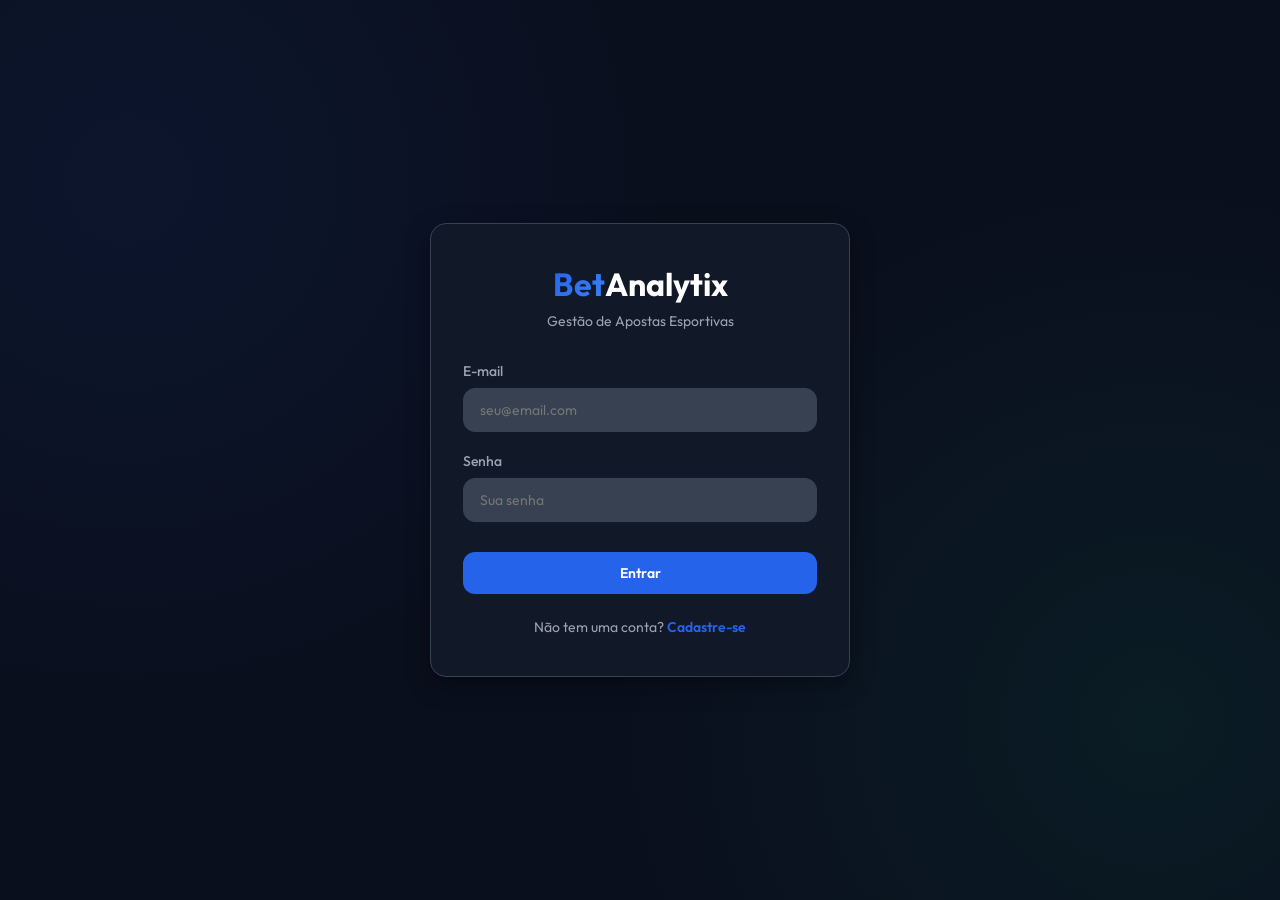
<file: bets.html>
<!DOCTYPE html>
<html lang="pt-BR">

<head>
  <meta charset="UTF-8">
  <meta name="viewport" content="width=device-width, initial-scale=1.0">
  <title>Minhas Apostas - BetAnalytix</title>
  <link rel="stylesheet" href="css/style.css">
  <link rel="stylesheet" href="css/bets.css">
</head>

<body>
  <div class="app-container">

    <!-- Mobile Header -->
    <header class="mobile-header">
      <div class="auth-logo" style="font-size: 24px; margin-bottom: 0;"><span>Bet</span>Analytix</div>
      <button class="hamburger" id="hamburger-menu">
        <svg xmlns="http://www.w3.org/2000/svg" width="24" height="24" viewBox="0 0 24 24" fill="none"
          stroke="currentColor" stroke-width="2" stroke-linecap="round" stroke-linejoin="round">
          <line x1="3" y1="12" x2="21" y2="12"></line>
          <line x1="3" y1="6" x2="21" y2="6"></line>
          <line x1="3" y1="18" x2="21" y2="18"></line>
        </svg>
      </button>
    </header>

    <!-- Sidebar Menu -->
    <aside class="sidebar" id="sidebar-el">
      <div class="sidebar-brand">
        <svg xmlns="http://www.w3.org/2000/svg" width="28" height="28" viewBox="0 0 24 24" fill="none" stroke="#2563eb"
          stroke-width="2.5" stroke-linecap="round" stroke-linejoin="round">
          <path d="M3 3v18h18"></path>
          <path d="m19 9-5 5-4-4-3 3"></path>
        </svg>
        <span>Bet</span>Analytix
      </div>
      <ul class="sidebar-menu">
        <li class="sidebar-item">
          <a href="index.html">
            <svg xmlns="http://www.w3.org/2000/svg" width="20" height="20" viewBox="0 0 24 24" fill="none"
              stroke="currentColor" stroke-width="2" stroke-linecap="round" stroke-linejoin="round">
              <rect x="3" y="3" width="7" height="7"></rect>
              <rect x="14" y="3" width="7" height="7"></rect>
              <rect x="14" y="14" width="7" height="7"></rect>
              <rect x="3" y="14" width="7" height="7"></rect>
            </svg>
            Dashboard
          </a>
        </li>
        <li class="sidebar-item active">
          <a href="bets.html">
            <svg xmlns="http://www.w3.org/2000/svg" width="20" height="20" viewBox="0 0 24 24" fill="none"
              stroke="currentColor" stroke-width="2" stroke-linecap="round" stroke-linejoin="round">
              <line x1="8" y1="6" x2="21" y2="6"></line>
              <line x1="8" y1="12" x2="21" y2="12"></line>
              <line x1="8" y1="18" x2="21" y2="18"></line>
              <line x1="3" y1="6" x2="3.01" y2="6"></line>
              <line x1="3" y1="12" x2="3.01" y2="12"></line>
              <line x1="3" y1="18" x2="3.01" y2="18"></line>
            </svg>
            Minhas Apostas
          </a>
        </li>
        <li class="sidebar-item">
          <a href="base.html">
            <svg xmlns="http://www.w3.org/2000/svg" width="20" height="20" viewBox="0 0 24 24" fill="none" stroke="currentColor" stroke-width="2" stroke-linecap="round" stroke-linejoin="round"><path d="M21 15v4a2 2 0 0 1-2 2H5a2 2 0 0 1-2-2v-4"></path><polyline points="17 8 12 3 7 8"></polyline><line x1="12" y1="3" x2="12" y2="15"></line></svg>
            Base
          </a>
        </li>
        <li class="sidebar-item" id="sidebar-admin-item" style="display: none;">
          <a href="admin.html">
            <svg xmlns="http://www.w3.org/2000/svg" width="20" height="20" viewBox="0 0 24 24" fill="none"
              stroke="currentColor" stroke-width="2" stroke-linecap="round" stroke-linejoin="round">
              <path d="M17 21v-2a4 4 0 0 0-4-4H5a4 4 0 0 0-4 4v2"></path>
              <circle cx="9" cy="7" r="4"></circle>
              <path d="M23 21v-2a4 4 0 0 0-3-3.87"></path>
              <path d="M16 3.13a4 4 0 0 1 0 7.75"></path>
            </svg>
            Painel Admin
          </a>
        </li>
      </ul>
      <div class="sidebar-footer">
        <div class="user-profile">
          <div class="user-avatar" id="sidebar-user-avatar">U</div>
          <div class="user-info">
            <span class="user-name" id="sidebar-user-name">Carregando...</span>
            <span class="user-email" id="sidebar-user-email">...</span>
          </div>
        </div>
        <button class="btn btn-secondary btn-block btn-sm" onclick="logout()">
          <svg xmlns="http://www.w3.org/2000/svg" width="16" height="16" viewBox="0 0 24 24" fill="none"
            stroke="currentColor" stroke-width="2" stroke-linecap="round" stroke-linejoin="round">
            <path d="M9 21H5a2 2 0 0 1-2-2V5a2 2 0 0 1 2-2h4"></path>
            <polyline points='16 17 21 12 16 7'></polyline>
            <line x1='21' y1='12' x2='9' y2='12'></line>
          </svg>
          Sair
        </button>
      </div>
    </aside>

    <!-- Main Content Area -->
    <main class="main-content">

      <!-- Top Header -->
      <section class="dashboard-header">
        <div class="dashboard-title-area">
          <h1>Gestão de Apostas</h1>
          <span class="dashboard-subtitle">Histórico, filtros e controle das suas entradas.</span>
        </div>
        <br />
        <div class="dashboard-actions">
          <button class="btn btn-primary btn-sm" id="btn-add-bet">
            <svg xmlns="http://www.w3.org/2000/svg" width="16" height="16" viewBox="0 0 24 24" fill="none"
              stroke="currentColor" stroke-width="2" stroke-linecap="round" stroke-linejoin="round">
              <line x1="12" y1="5" x2="12" y2="19"></line>
              <line x1="5" y1="12" x2="19" y2="12"></line>
            </svg>
            Nova Entrada
          </button>
        </div>
      </section>

      <!-- Advanced Filters Card -->
      <section class="filter-card">
        <form id="filter-form">
          <div class="filter-grid">
            <div class="form-group" style="margin-bottom: 0;">
              <label for="filter-search" class="form-label">Pesquisa</label>
              <input type="text" id="filter-search" class="form-control" placeholder="Título ou casa...">
            </div>

            <div class="form-group" style="margin-bottom: 0;">
              <label for="filter-bankroll" class="form-label">Banca</label>
              <select id="filter-bankroll" class="form-control">
                <option value="">Todas as bancas</option>
              </select>
            </div>

            <div class="form-group" style="margin-bottom: 0;">
              <label for="filter-sport" class="form-label">Esporte</label>
              <input type="text" id="filter-sport" class="form-control" placeholder="Todos" list="sports-filter-list">
              <datalist id="sports-filter-list">
                <!-- Preenchido dinamicamente -->
              </datalist>
            </div>

            <div class="form-group" style="margin-bottom: 0;">
              <label for="filter-status" class="form-label">Status</label>
              <select id="filter-status" class="form-control">
                <option value="">Todos os status</option>
                <option value="Pending">Pendente</option>
                <option value="Won">Ganhou</option>
                <option value="Lost">Perdeu</option>
                <option value="Void">Anulada</option>
              </select>
            </div>

            <div class="form-group" style="margin-bottom: 0;">
              <label for="filter-start-date" class="form-label">De</label>
              <input type="date" id="filter-start-date" class="form-control">
            </div>

            <div class="form-group" style="margin-bottom: 0;">
              <label for="filter-end-date" class="form-label">Até</label>
              <input type="date" id="filter-end-date" class="form-control">
            </div>

            <button type="button" class="btn btn-secondary" id="btn-clear-filters"
              style="width: 100%; white-space: nowrap;">
              Limpar Filtros
            </button>
          </div>
        </form>
      </section>

      <!-- Dynamic Filter Summary Strip -->
      <section class="bets-summary-strip">
        <div class="summary-strip-card">
          <span class="summary-strip-title">Total Apostado</span>
          <span class="summary-strip-value" id="summary-total-staked">---</span>
        </div>
        <div class="summary-strip-card">
          <span class="summary-strip-title">Resultado Líquido</span>
          <span class="summary-strip-value" id="summary-total-profit">---</span>
        </div>
        <div class="summary-strip-card">
          <span class="summary-strip-title">ROI da Seleção</span>
          <span class="summary-strip-value" id="summary-total-roi">---</span>
        </div>
      </section>

      <!-- Desktop Table -->
      <section class="bets-table-wrapper">
        <table class="bets-table">
          <thead>
            <tr>
              <th>Data/Hora</th>
              <th>Banca</th>
              <th>Título / Esporte</th>
              <th>Casa</th>
              <th>Cotação</th>
              <th>Aposta</th>
              <th>Retorno Líquido</th>
              <th>Status</th>
              <th style="width: 100px;">Ações</th>
            </tr>
          </thead>
          <tbody id="bets-table-body">
            <tr>
              <td colspan="9" style="text-align: center; color: var(--text-secondary); padding: 40px;">
                Buscando histórico de apostas...
              </td>
            </tr>
          </tbody>
        </table>
      </section>

      <!-- Mobile List -->
      <section class="bets-mobile-list" id="bets-mobile-container">
        <!-- Renderizado dinamicamente -->
      </section>

    </main>
  </div>

  <!-- MODAL: Adicionar/Editar Aposta -->
  <div class="modal" id="modal-bet">
    <div class="modal-content" style="max-width: 650px;">
      <div class="modal-header">
        <h3 class="modal-title" id="bet-modal-title">Nova Entrada</h3>
        <button class="modal-close" id="btn-close-bet-modal">&times;</button>
      </div>
      <form id="bet-form">
        <input type="hidden" id="bet-id">
        <div class="form-row">
          <div class="form-group">
            <label for="bet-date" class="form-label">Data</label>
            <input type="date" id="bet-date" class="form-control" required>
          </div>
          <div class="form-group">
            <label for="bet-time" class="form-label">Hora</label>
            <input type="time" id="bet-time" class="form-control" required>
          </div>
        </div>

        <div class="form-row">
          <div class="form-group">
            <label for="bet-title" class="form-label">Título da Aposta</label>
            <input type="text" id="bet-title" class="form-control" placeholder="Ex: Flamengo para vencer, Over 2.5 gols"
              required>
          </div>
          <div class="form-group">
            <label for="bet-sport" class="form-label">Esporte</label>
            <input type="text" id="bet-sport" class="form-control" placeholder="Ex: Futebol, Basquete"
              list="sports-datalist" required>
            <datalist id="sports-datalist">
              <option value="Futebol">
              <option value="Basquete">
              <option value="Tênis">
              <option value="MMA/UFC">
              <option value="E-Sports">
            </datalist>
          </div>
        </div>

        <div class="form-row">
          <div class="form-group">
            <label for="bet-bookmaker" class="form-label">Casa de Apostas</label>
            <input type="text" id="bet-bookmaker" class="form-control" placeholder="Ex: Bet365, Betano, Pinnacle"
              list="bookmakers-datalist" required>
            <datalist id="bookmakers-datalist">
              <option value="Bet365">
              <option value="Betano">
              <option value="Pinnacle">
              <option value="Sportingbet">
              <option value="Betfair">
            </datalist>
          </div>
          <div class="form-group">
            <label for="bet-bankroll" class="form-label">Banca</label>
            <select id="bet-bankroll" class="form-control" required>
              <!-- Preenchido via JS -->
            </select>
          </div>
        </div>

        <div class="grid-three" style="display: grid; grid-template-columns: 1fr 1fr 1fr; gap: 16px;">
          <div class="form-group">
            <label for="bet-amount" class="form-label">Valor Apostado</label>
            <input type="number" id="bet-amount" class="form-control" placeholder="50.00" step="0.01" min="0.01"
              required>
          </div>
          <div class="form-group">
            <label for="bet-odds" class="form-label">Cotação (Odd)</label>
            <input type="number" id="bet-odds" class="form-control" placeholder="1.85" step="0.001" min="1.01" required>
          </div>
          <div class="form-group">
            <label for="bet-status" class="form-label">Status da Aposta</label>
            <select id="bet-status" class="form-control" required>
              <option value="Pending">Pendente</option>
              <option value="Won">Ganhou</option>
              <option value="Lost">Perdeu</option>
              <option value="Void">Anulada</option>
            </select>
          </div>
        </div>

        <div id="bet-delete-area" style="display: none; margin-top: 15px; margin-bottom: 5px;">
          <button type="button" class="btn btn-danger btn-block btn-sm" id="btn-delete-bet">
            <svg xmlns="http://www.w3.org/2000/svg" width="14" height="14" viewBox="0 0 24 24" fill="none"
              stroke="currentColor" stroke-width="2" stroke-linecap="round" stroke-linejoin="round">
              <polyline points="3 6 5 6 21 6"></polyline>
              <path d="M19 6v14a2 2 0 0 1-2 2H7a2 2 0 0 1-2-2V6m3 0V4a2 2 0 0 1 2-2h4a2 2 0 0 1 2 2v2"></path>
              <line x1="10" y1="11" x2="10" y2="17"></line>
              <line x1="14" y1="11" x2="14" y2="17"></line>
            </svg>
            Excluir Aposta
          </button>
        </div>

        <div style="display: flex; gap: 12px; margin-top: 24px;">
          <button type="button" class="btn btn-secondary btn-block" id="btn-cancel-bet">Cancelar</button>
          <button type="submit" class="btn btn-primary btn-block">Confirmar</button>
        </div>
      </form>
    </div>
  </div>

  <script src="js/api.js"></script>
  <script src="js/bets.js"></script>
</body>

</html>
</file>
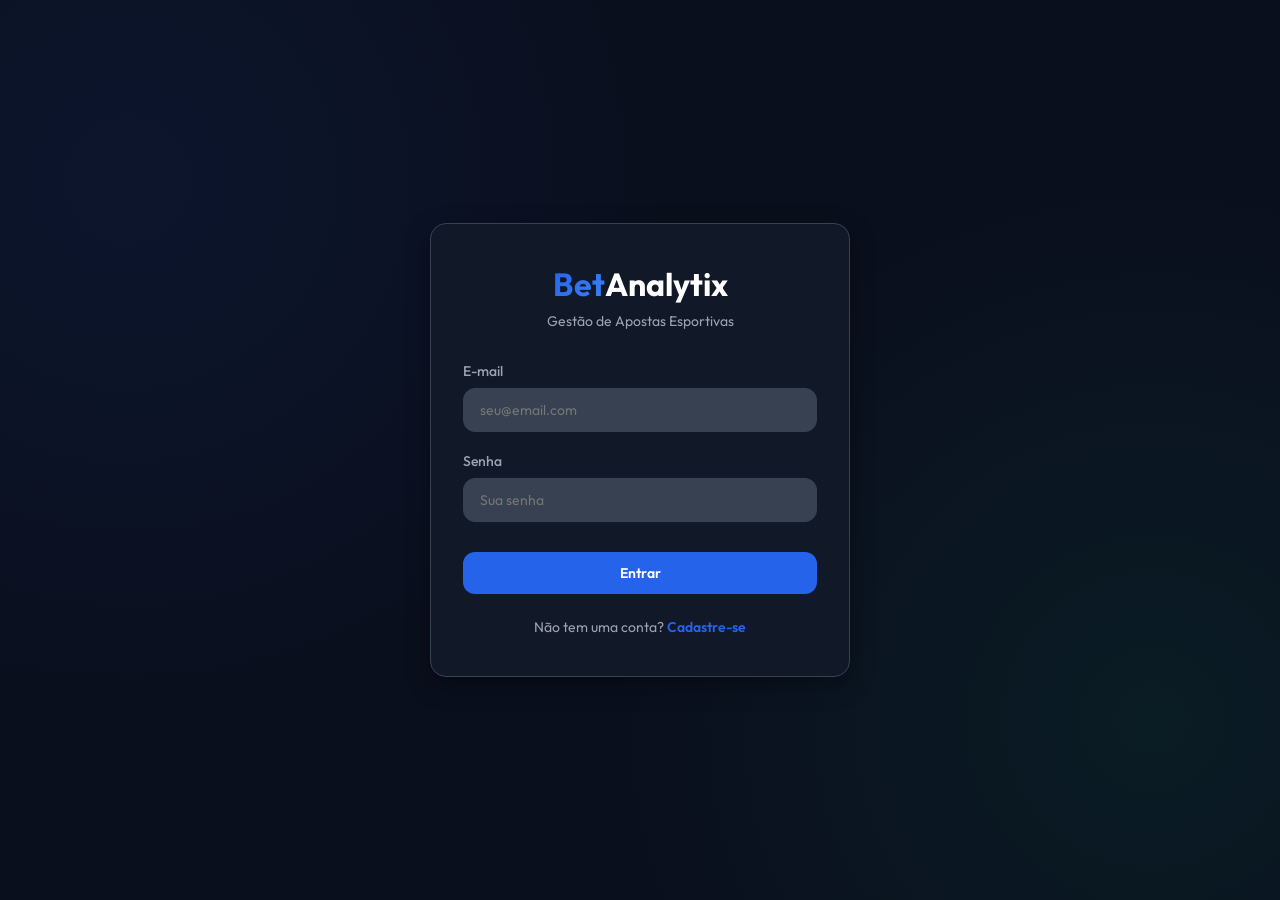
<file: login.html>
<!DOCTYPE html>
<html lang="pt-BR">
<head>
  <meta charset="UTF-8">
  <meta name="viewport" content="width=device-width, initial-scale=1.0">
  <title>Login - Gestão de Apostas</title>
  <link rel="stylesheet" href="css/style.css">
  <link rel="stylesheet" href="css/auth.css">
</head>
<body class="auth-page">
  <div class="auth-card">
    <div class="auth-header">
      <h1 class="auth-logo"><span>Bet</span>Analytix</h1>
      <p class="auth-subtitle">Gestão de Apostas Esportivas</p>
    </div>

    <div id="auth-alert" class="auth-alert auth-alert-danger"></div>

    <form id="login-form">
      <div class="form-group">
        <label for="email" class="form-label">E-mail</label>
        <input type="email" id="email" class="form-control" placeholder="seu@email.com" required>
      </div>

      <div class="form-group">
        <label for="password" class="form-label">Senha</label>
        <input type="password" id="password" class="form-control" placeholder="Sua senha" required>
      </div>

      <button type="submit" class="btn btn-primary btn-block" style="margin-top: 10px;">Entrar</button>
    </form>

    <div class="auth-footer">
      Não tem uma conta? <a href="register.html">Cadastre-se</a>
    </div>
  </div>

  <script src="js/api.js"></script>
  <script src="js/auth.js"></script>
</body>
</html>
</file>
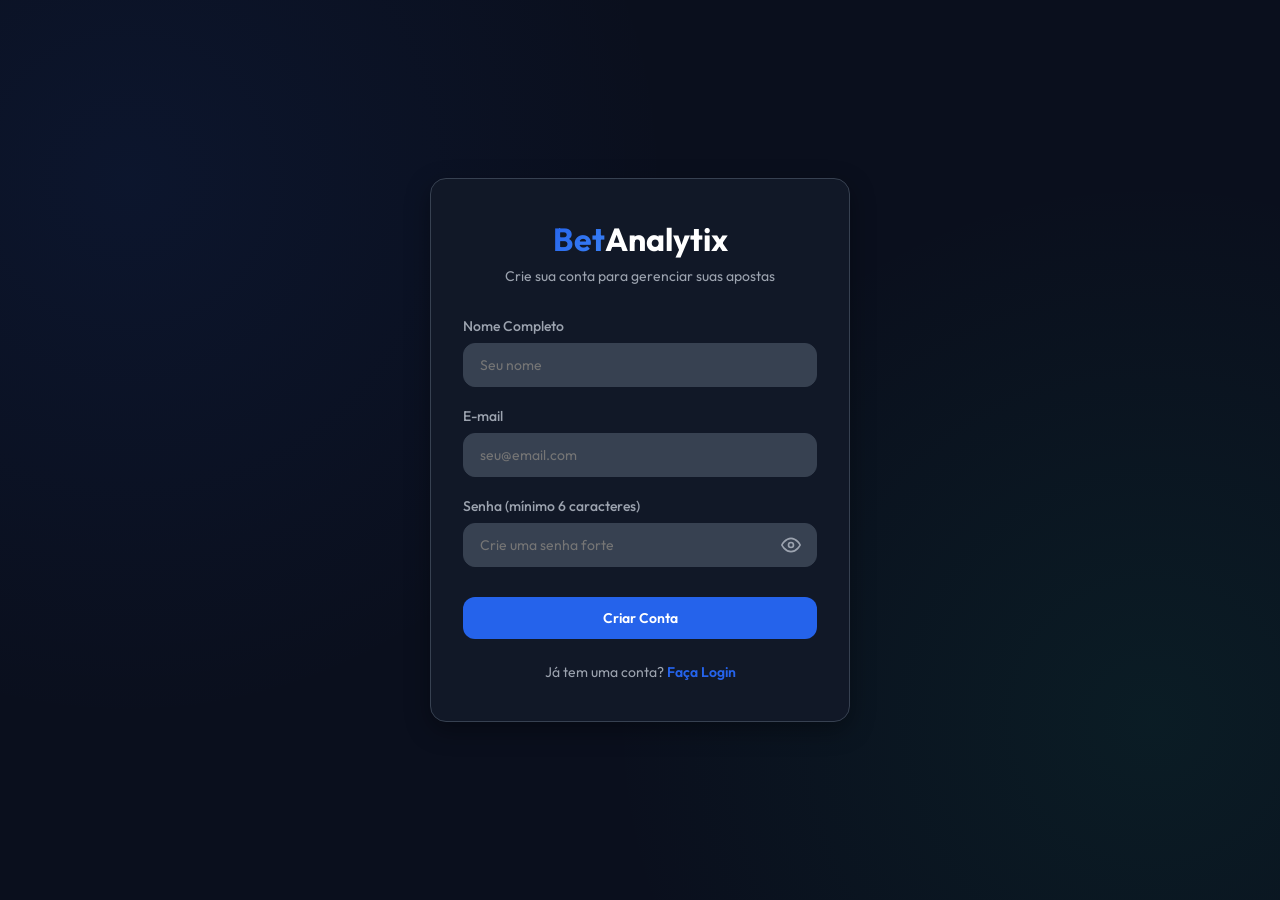
<file: register.html>
<!DOCTYPE html>
<html lang="pt-BR">
<head>
  <meta charset="UTF-8">
  <meta name="viewport" content="width=device-width, initial-scale=1.0">
  <title>Cadastro - Gestão de Apostas</title>
  <link rel="stylesheet" href="css/style.css">
  <link rel="stylesheet" href="css/auth.css">
</head>
<body class="auth-page">
  <div class="auth-card">
    <div class="auth-header">
      <h1 class="auth-logo"><span>Bet</span>Analytix</h1>
      <p class="auth-subtitle">Crie sua conta para gerenciar suas apostas</p>
    </div>

    <div id="auth-alert" class="auth-alert auth-alert-danger"></div>

    <form id="register-form">
      <div class="form-group">
        <label for="name" class="form-label">Nome Completo</label>
        <input type="text" id="name" class="form-control" placeholder="Seu nome" required>
      </div>

      <div class="form-group">
        <label for="email" class="form-label">E-mail</label>
        <input type="email" id="email" class="form-control" placeholder="seu@email.com" required>
      </div>

      <div class="form-group">
        <label for="password" class="form-label">Senha (mínimo 6 caracteres)</label>
        <div class="password-wrapper">
          <input type="password" id="password" class="form-control" placeholder="Crie uma senha forte" minlength="6" required>
          <button type="button" id="toggle-password" class="password-toggle" title="Mostrar/Ocultar Senha">
            <!-- Olho Aberto SVG -->
            <svg id="eye-open-icon" xmlns="http://www.w3.org/2000/svg" width="20" height="20" viewBox="0 0 24 24" fill="none" stroke="currentColor" stroke-width="2" stroke-linecap="round" stroke-linejoin="round" style="display: block;"><path d="M1 12s4-8 11-8 11 8 11 8-4 8-11 8-11-8-11-8z"></path><circle cx="12" cy="12" r="3"></circle></svg>
            <!-- Olho Fechado SVG -->
            <svg id="eye-closed-icon" xmlns="http://www.w3.org/2000/svg" width="20" height="20" viewBox="0 0 24 24" fill="none" stroke="currentColor" stroke-width="2" stroke-linecap="round" stroke-linejoin="round" style="display: none;"><path d="M17.94 17.94A10.07 10.07 0 0 1 12 20c-7 0-11-8-11-8a18.45 18.45 0 0 1 5.06-5.94M9.9 4.24A9.12 9.12 0 0 1 12 4c7 0 11 8 11 8a18.5 18.5 0 0 1-2.16 3.19m-6.72-1.07a3 3 0 1 1-4.24-4.24"></path><line x1="1" y1="1" x2="23" y2="23"></line></svg>
          </button>
        </div>
      </div>

      <button type="submit" class="btn btn-primary btn-block" style="margin-top: 10px;">Criar Conta</button>
    </form>

    <div class="auth-footer">
      Já tem uma conta? <a href="login.html">Faça Login</a>
    </div>
  </div>

  <script src="js/api.js"></script>
  <script src="js/auth.js"></script>
</body>
</html>
</file>
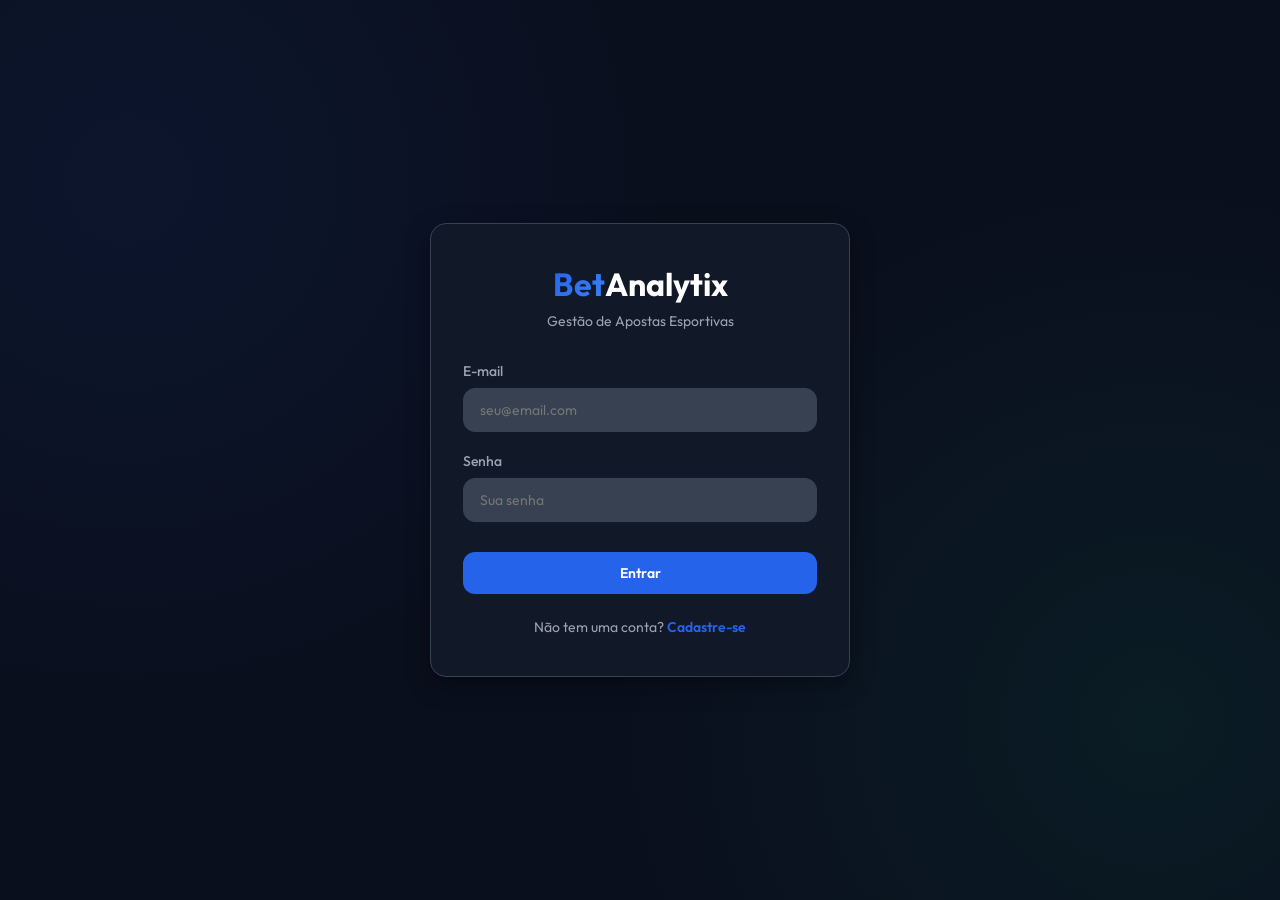
<file: betanalytix/admin.html>
<!DOCTYPE html>
<html lang="pt-BR">
<head>
  <meta charset="UTF-8">
  <meta name="viewport" content="width=device-width, initial-scale=1.0">
  <title>Painel Administrativo - BetAnalytix</title>
  <link rel="stylesheet" href="css/style.css">
  <link rel="stylesheet" href="css/admin.css">
</head>
<body>
  <div class="app-container">

    <!-- Mobile Header -->
    <header class="mobile-header">
      <div class="auth-logo" style="font-size: 24px; margin-bottom: 0;"><span>Bet</span>Analytix</div>
      <button class="hamburger" id="hamburger-menu">
        <svg xmlns="http://www.w3.org/2000/svg" width="24" height="24" viewBox="0 0 24 24" fill="none" stroke="currentColor" stroke-width="2" stroke-linecap="round" stroke-linejoin="round"><line x1="3" y1="12" x2="21" y2="12"></line><line x1="3" y1="6" x2="21" y2="6"></line><line x1="3" y1="18" x2="21" y2="18"></line></svg>
      </button>
    </header>

    <!-- Sidebar Menu -->
    <aside class="sidebar" id="sidebar-el">
      <div class="sidebar-brand">
        <svg xmlns="http://www.w3.org/2000/svg" width="28" height="28" viewBox="0 0 24 24" fill="none" stroke="#2563eb" stroke-width="2.5" stroke-linecap="round" stroke-linejoin="round"><path d="M3 3v18h18"></path><path d="m19 9-5 5-4-4-3 3"></path></svg>
        <span>Bet</span>Analytix
      </div>
      <ul class="sidebar-menu">
        <li class="sidebar-item">
          <a href="index.html">
            <svg xmlns="http://www.w3.org/2000/svg" width="20" height="20" viewBox="0 0 24 24" fill="none" stroke="currentColor" stroke-width="2" stroke-linecap="round" stroke-linejoin="round"><rect x="3" y="3" width="7" height="7"></rect><rect x="14" y="3" width="7" height="7"></rect><rect x="14" y="14" width="7" height="7"></rect><rect x="3" y="14" width="7" height="7"></rect></svg>
            Dashboard
          </a>
        </li>
        <li class="sidebar-item">
          <a href="bets.html">
            <svg xmlns="http://www.w3.org/2000/svg" width="20" height="20" viewBox="0 0 24 24" fill="none" stroke="currentColor" stroke-width="2" stroke-linecap="round" stroke-linejoin="round"><line x1="8" y1="6" x2="21" y2="6"></line><line x1="8" y1="12" x2="21" y2="12"></line><line x1="8" y1="18" x2="21" y2="18"></line><line x1="3" y1="6" x2="3.01" y2="6"></line><line x1="3" y1="12" x2="3.01" y2="12"></line><line x1="3" y1="18" x2="3.01" y2="18"></line></svg>
            Minhas Apostas
          </a>
        </li>
        <li class="sidebar-item">
          <a href="calendar.html">
            <svg xmlns="http://www.w3.org/2000/svg" width="20" height="20" viewBox="0 0 24 24" fill="none" stroke="currentColor" stroke-width="2" stroke-linecap="round" stroke-linejoin="round"><rect x="3" y="4" width="18" height="18" rx="2" ry="2"></rect><line x1="16" y1="2" x2="16" y2="6"></line><line x1="8" y1="2" x2="8" y2="6"></line><line x1="3" y1="10" x2="21" y2="10"></line></svg>
            Calendário
          </a>
        </li>
        <li class="sidebar-item">
          <a href="base.html">
            <svg xmlns="http://www.w3.org/2000/svg" width="20" height="20" viewBox="0 0 24 24" fill="none" stroke="currentColor" stroke-width="2" stroke-linecap="round" stroke-linejoin="round"><path d="M21 15v4a2 2 0 0 1-2 2H5a2 2 0 0 1-2-2v-4"></path><polyline points="17 8 12 3 7 8"></polyline><line x1="12" y1="3" x2="12" y2="15"></line></svg>
            Base
          </a>
        </li>
        <li class="sidebar-item active" id="sidebar-admin-item" style="display: none;">
          <a href="admin.html">
            <svg xmlns="http://www.w3.org/2000/svg" width="20" height="20" viewBox="0 0 24 24" fill="none" stroke="currentColor" stroke-width="2" stroke-linecap="round" stroke-linejoin="round"><path d="M17 21v-2a4 4 0 0 0-4-4H5a4 4 0 0 0-4 4v2"></path><circle cx="9" cy="7" r="4"></circle><path d="M23 21v-2a4 4 0 0 0-3-3.87"></path><path d="M16 3.13a4 4 0 0 1 0 7.75"></path></svg>
            Painel Admin
          </a>
        </li>
      </ul>
      <div class="sidebar-footer">
        <div class="user-profile">
          <div class="user-avatar" id="sidebar-user-avatar">U</div>
          <div class="user-info">
            <span class="user-name" id="sidebar-user-name">Carregando...</span>
            <span class="user-email" id="sidebar-user-email">...</span>
          </div>
        </div>
        <button class="btn btn-secondary btn-block btn-sm" onclick="logout()">
          <svg xmlns="http://www.w3.org/2000/svg" width="16" height="16" viewBox="0 0 24 24" fill="none" stroke="currentColor" stroke-width="2" stroke-linecap="round" stroke-linejoin="round"><path d="M9 21H5a2 2 0 0 1-2-2V5a2 2 0 0 1 2-2h4"></path><polyline points='16 17 21 12 16 7'></polyline><line x1='21' y1='12' x2='9' y2='12'></line></svg>
          Sair
        </button>
      </div>
    </aside>

    <!-- Main Content Area -->
    <main class="main-content">
      
      <!-- Top Header -->
      <section class="dashboard-header">
        <div class="dashboard-title-area">
          <h1>Painel Administrativo</h1>
          <span class="dashboard-subtitle">Visualização e controle de todos os usuários cadastrados.</span>
        </div>
      </section>

      <!-- Admin Overview Grid -->
      <section class="admin-kpi-grid">
        <div class="card-kpi">
          <div class="kpi-header">
            <span>Total de Usuários</span>
            <svg xmlns="http://www.w3.org/2000/svg" width="18" height="18" viewBox="0 0 24 24" fill="none" stroke="currentColor" stroke-width="2" stroke-linecap="round" stroke-linejoin="round"><path d="M17 21v-2a4 4 0 0 0-4-4H5a4 4 0 0 0-4 4v2"></path><circle cx="9" cy="7" r="4"></circle><path d="M23 21v-2a4 4 0 0 0-3-3.87"></path><path d="M16 3.13a4 4 0 0 1 0 7.75"></path></svg>
          </div>
          <div>
            <div class="kpi-value" id="admin-total-users">--</div>
            <div class="kpi-meta">Usuários ativos</div>
          </div>
        </div>

        <div class="card-kpi">
          <div class="kpi-header">
            <span>Total de Bancas</span>
            <svg xmlns="http://www.w3.org/2000/svg" width="18" height="18" viewBox="0 0 24 24" fill="none" stroke="currentColor" stroke-width="2" stroke-linecap="round" stroke-linejoin="round"><rect x="2" y="4" width="20" height="16" rx="2" ry="2"></rect><line x1="12" y1="4" x2="12" y2="20"></line></svg>
          </div>
          <div>
            <div class="kpi-value" id="admin-total-bankrolls">--</div>
            <div class="kpi-meta">Bancas gerenciadas</div>
          </div>
        </div>

        <div class="card-kpi">
          <div class="kpi-header">
            <span>Total de Apostas</span>
            <svg xmlns="http://www.w3.org/2000/svg" width="18" height="18" viewBox="0 0 24 24" fill="none" stroke="currentColor" stroke-width="2" stroke-linecap="round" stroke-linejoin="round"><list x1="8" y1="6" x2="21" y2="6"></list><line x1="8" y1="12" x2="21" y2="12"></line><line x1="8" y1="18" x2="21" y2="18"></line><line x1="3" y1="6" x2="3.01" y2="6"></line><line x1="3" y1="12" x2="3.01" y2="12"></line><line x1="3" y1="18" x2="3.01" y2="18"></line></svg>
          </div>
          <div>
            <div class="kpi-value" id="admin-total-bets">--</div>
            <div class="kpi-meta">Apostas processadas</div>
          </div>
        </div>
      </section>

      <!-- Desktop Table -->
      <section class="users-table-wrapper">
        <table class="users-table">
          <thead>
            <tr>
              <th>Nome</th>
              <th>E-mail</th>
              <th>Perfil</th>
              <th>Cadastro</th>
              <th>Bancas</th>
              <th>Apostas</th>
              <th style="width: 100px; text-align: center;">Ações</th>
            </tr>
          </thead>
          <tbody id="users-table-body">
            <tr>
              <td colspan="7" style="text-align: center; color: var(--text-secondary); padding: 40px;">
                Buscando lista de usuários...
              </td>
            </tr>
          </tbody>
        </table>
      </section>

      <!-- Mobile List -->
      <section class="users-mobile-list" id="users-mobile-container">
        <!-- Gerado via JavaScript -->
      </section>

    </main>
  </div>

  <script src="js/api.js"></script>
  <script src="js/admin.js"></script>
</body>
</html>
</file>
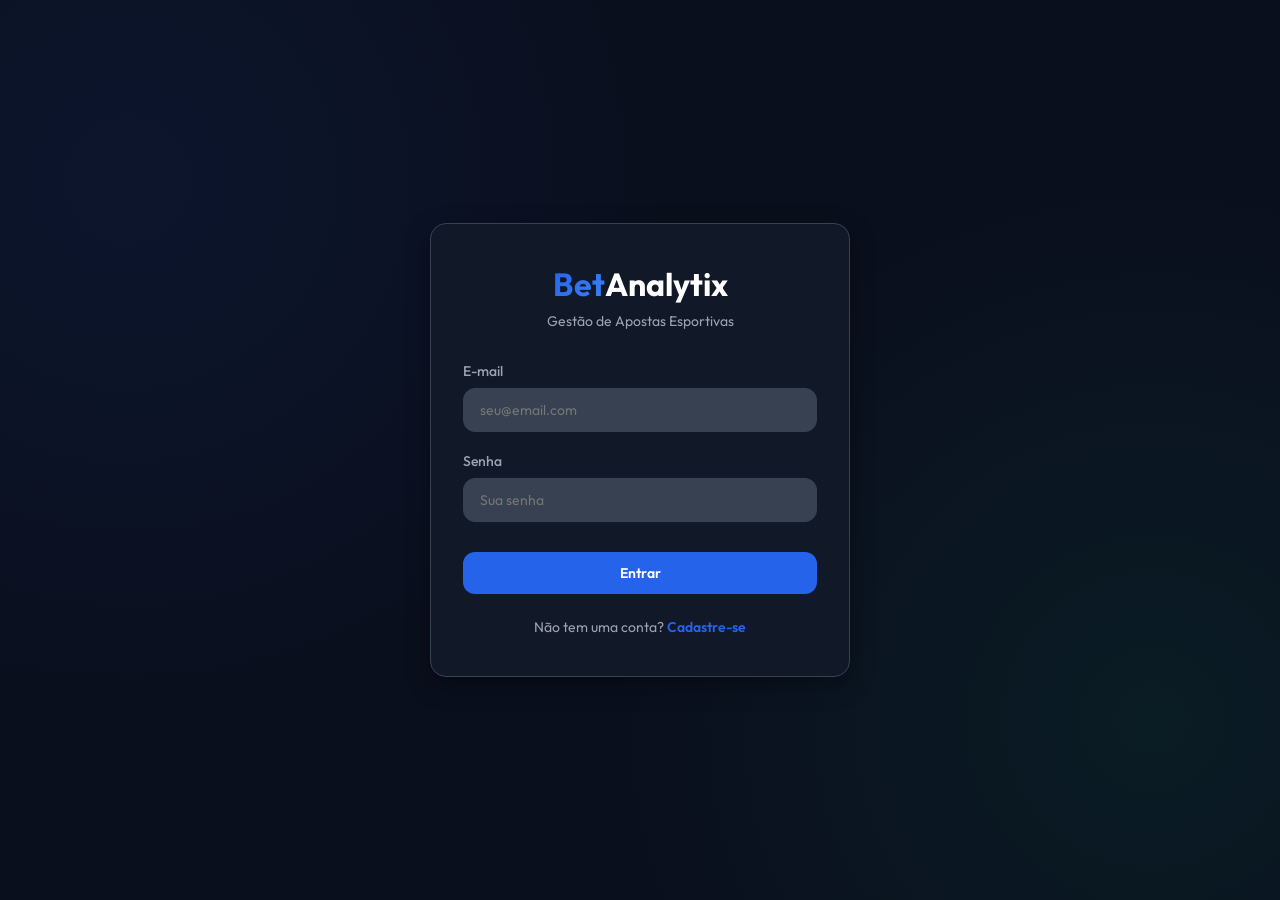
<file: betanalytix/base.html>
<!DOCTYPE html>
<html lang="pt-BR">
<head>
  <meta charset="UTF-8">
  <meta name="viewport" content="width=device-width, initial-scale=1.0">
  <title>Base de Dados - BetAnalytix</title>
  <link rel="stylesheet" href="css/style.css">
  <link rel="stylesheet" href="css/base.css">
</head>
<body>
  <div class="app-container">

    <!-- Mobile Header -->
    <header class="mobile-header">
      <div class="auth-logo" style="font-size: 24px; margin-bottom: 0;"><span>Bet</span>Analytix</div>
      <button class="hamburger" id="hamburger-menu">
        <svg xmlns="http://www.w3.org/2000/svg" width="24" height="24" viewBox="0 0 24 24" fill="none" stroke="currentColor" stroke-width="2" stroke-linecap="round" stroke-linejoin="round"><line x1="3" y1="12" x2="21" y2="12"></line><line x1="3" y1="6" x2="21" y2="6"></line><line x1="3" y1="18" x2="21" y2="18"></line></svg>
      </button>
    </header>

    <!-- Sidebar Menu -->
    <aside class="sidebar" id="sidebar-el">
      <div class="sidebar-brand">
        <svg xmlns="http://www.w3.org/2000/svg" width="28" height="28" viewBox="0 0 24 24" fill="none" stroke="#2563eb" stroke-width="2.5" stroke-linecap="round" stroke-linejoin="round"><path d="M3 3v18h18"></path><path d="m19 9-5 5-4-4-3 3"></path></svg>
        <span>Bet</span>Analytix
      </div>
      <ul class="sidebar-menu">
        <li class="sidebar-item">
          <a href="index.html">
            <svg xmlns="http://www.w3.org/2000/svg" width="20" height="20" viewBox="0 0 24 24" fill="none" stroke="currentColor" stroke-width="2" stroke-linecap="round" stroke-linejoin="round"><rect x="3" y="3" width="7" height="7"></rect><rect x="14" y="3" width="7" height="7"></rect><rect x="14" y="14" width="7" height="7"></rect><rect x="3" y="14" width="7" height="7"></rect></svg>
            Dashboard
          </a>
        </li>
        <li class="sidebar-item">
          <a href="bets.html">
            <svg xmlns="http://www.w3.org/2000/svg" width="20" height="20" viewBox="0 0 24 24" fill="none" stroke="currentColor" stroke-width="2" stroke-linecap="round" stroke-linejoin="round"><line x1="8" y1="6" x2="21" y2="6"></line><line x1="8" y1="12" x2="21" y2="12"></line><line x1="8" y1="18" x2="21" y2="18"></line><line x1="3" y1="6" x2="3.01" y2="6"></line><line x1="3" y1="12" x2="3.01" y2="12"></line><line x1="3" y1="18" x2="3.01" y2="18"></line></svg>
            Minhas Apostas
          </a>
        </li>
        <li class="sidebar-item">
          <a href="calendar.html">
            <svg xmlns="http://www.w3.org/2000/svg" width="20" height="20" viewBox="0 0 24 24" fill="none" stroke="currentColor" stroke-width="2" stroke-linecap="round" stroke-linejoin="round"><rect x="3" y="4" width="18" height="18" rx="2" ry="2"></rect><line x1="16" y1="2" x2="16" y2="6"></line><line x1="8" y1="2" x2="8" y2="6"></line><line x1="3" y1="10" x2="21" y2="10"></line></svg>
            Calendário
          </a>
        </li>
        <li class="sidebar-item active">
          <a href="base.html">
            <svg xmlns="http://www.w3.org/2000/svg" width="20" height="20" viewBox="0 0 24 24" fill="none" stroke="currentColor" stroke-width="2" stroke-linecap="round" stroke-linejoin="round"><path d="M21 15v4a2 2 0 0 1-2 2H5a2 2 0 0 1-2-2v-4"></path><polyline points="17 8 12 3 7 8"></polyline><line x1="12" y1="3" x2="12" y2="15"></line></svg>
            Base
          </a>
        </li>
        <li class="sidebar-item" id="sidebar-admin-item" style="display: none;">
          <a href="admin.html">
            <svg xmlns="http://www.w3.org/2000/svg" width="20" height="20" viewBox="0 0 24 24" fill="none" stroke="currentColor" stroke-width="2" stroke-linecap="round" stroke-linejoin="round"><path d="M17 21v-2a4 4 0 0 0-4-4H5a4 4 0 0 0-4 4v2"></path><circle cx="9" cy="7" r="4"></circle><path d="M23 21v-2a4 4 0 0 0-3-3.87"></path><path d="M16 3.13a4 4 0 0 1 0 7.75"></path></svg>
            Painel Admin
          </a>
        </li>
      </ul>
      <div class="sidebar-footer">
        <div class="user-profile">
          <div class="user-avatar" id="sidebar-user-avatar">U</div>
          <div class="user-info">
            <span class="user-name" id="sidebar-user-name">Carregando...</span>
            <span class="user-email" id="sidebar-user-email">...</span>
          </div>
        </div>
        <button class="btn btn-secondary btn-block btn-sm" onclick="logout()">
          <svg xmlns="http://www.w3.org/2000/svg" width="16" height="16" viewBox="0 0 24 24" fill="none" stroke="currentColor" stroke-width="2" stroke-linecap="round" stroke-linejoin="round"><path d="M9 21H5a2 2 0 0 1-2-2V5a2 2 0 0 1 2-2h4"></path><polyline points='16 17 21 12 16 7'></polyline><line x1='21' y1='12' x2='9' y2='12'></line></svg>
          Sair
        </button>
      </div>
    </aside>

    <!-- Main Content Area -->
    <main class="main-content">
      
      <!-- Top Header -->
      <section class="dashboard-header bets-header" style="margin-bottom: 40px;">
        <div class="dashboard-title-area">
          <h1>Base de Dados</h1>
          <span class="dashboard-subtitle">Gerencie a exportação e importação dos dados do sistema.</span>
        </div>
      </section>

      <!-- Alert Notification -->
      <div id="backup-alert" class="alert-box" style="display: none;"></div>

      <!-- Backup Grid Options -->
      <section class="backup-grid">
        
        <!-- CARD: Exportar -->
        <div class="backup-card">
          <div class="backup-card-header">
            <div class="icon-circle primary">
              <svg xmlns="http://www.w3.org/2000/svg" width="24" height="24" viewBox="0 0 24 24" fill="none" stroke="currentColor" stroke-width="2" stroke-linecap="round" stroke-linejoin="round"><path d="M21 15v4a2 2 0 0 1-2 2H5a2 2 0 0 1-2-2v-4"></path><polyline points="7 10 12 15 17 10"></polyline><line x1="12" y1="15" x2="12" y2="3"></line></svg>
            </div>
            <h2>Exportar Backup</h2>
          </div>
          <p class="backup-description">
            Baixe um arquivo de backup em formato **JSON** contendo todas as suas bancas cadastradas e todo o seu histórico de apostas associado. Use este arquivo para guardar com segurança seus registros ou importá-los em outro navegador/computador.
          </p>
          <div class="backup-action-area">
            <button class="btn btn-primary btn-block" id="btn-export-backup">
              <svg xmlns="http://www.w3.org/2000/svg" width="16" height="16" viewBox="0 0 24 24" fill="none" stroke="currentColor" stroke-width="2" stroke-linecap="round" stroke-linejoin="round" style="margin-right: 8px;"><path d="M21 15v4a2 2 0 0 1-2 2H5a2 2 0 0 1-2-2v-4"></path><polyline points="7 10 12 15 17 10"></polyline><line x1="12" y1="15" x2="12" y2="3"></line></svg>
              Exportar Arquivo (.json)
            </button>
          </div>
        </div>

        <!-- CARD: Importar -->
        <div class="backup-card">
          <div class="backup-card-header">
            <div class="icon-circle success">
              <svg xmlns="http://www.w3.org/2000/svg" width="24" height="24" viewBox="0 0 24 24" fill="none" stroke="currentColor" stroke-width="2" stroke-linecap="round" stroke-linejoin="round"><path d="M21 15v4a2 2 0 0 1-2 2H5a2 2 0 0 1-2-2v-4"></path><polyline points="17 8 12 3 7 8"></polyline><line x1="12" y1="3" x2="12" y2="15"></line></svg>
            </div>
            <h2>Importar Backup</h2>
          </div>
          <p class="backup-description">
            Restaurar dados de um arquivo `.json` exportado anteriormente.
            <span class="warning-text">⚠️ **Atenção**: Esta ação é irreversível e substituirá completamente todas as suas bancas e apostas atuais.</span>
          </p>
          <div class="backup-action-area">
            <div class="file-upload-wrapper">
              <label for="import-file" class="file-upload-label" id="file-label-text">
                Clique aqui para selecionar o arquivo .json
              </label>
              <input type="file" id="import-file" accept=".json" style="display: none;">
            </div>
            <button class="btn btn-success btn-block" id="btn-import-backup" disabled>
              <svg xmlns="http://www.w3.org/2000/svg" width="16" height="16" viewBox="0 0 24 24" fill="none" stroke="currentColor" stroke-width="2" stroke-linecap="round" stroke-linejoin="round" style="margin-right: 8px;"><path d="M21 15v4a2 2 0 0 1-2 2H5a2 2 0 0 1-2-2v-4"></path><polyline points="17 8 12 3 7 8"></polyline><line x1="12" y1="3" x2="12" y2="15"></line></svg>
              Importar e Restaurar
            </button>
          </div>
        </div>

      </section>

    </main>
  </div>

  <script src="js/api.js"></script>
  <script src="js/base.js"></script>
</body>
</html>
</file>
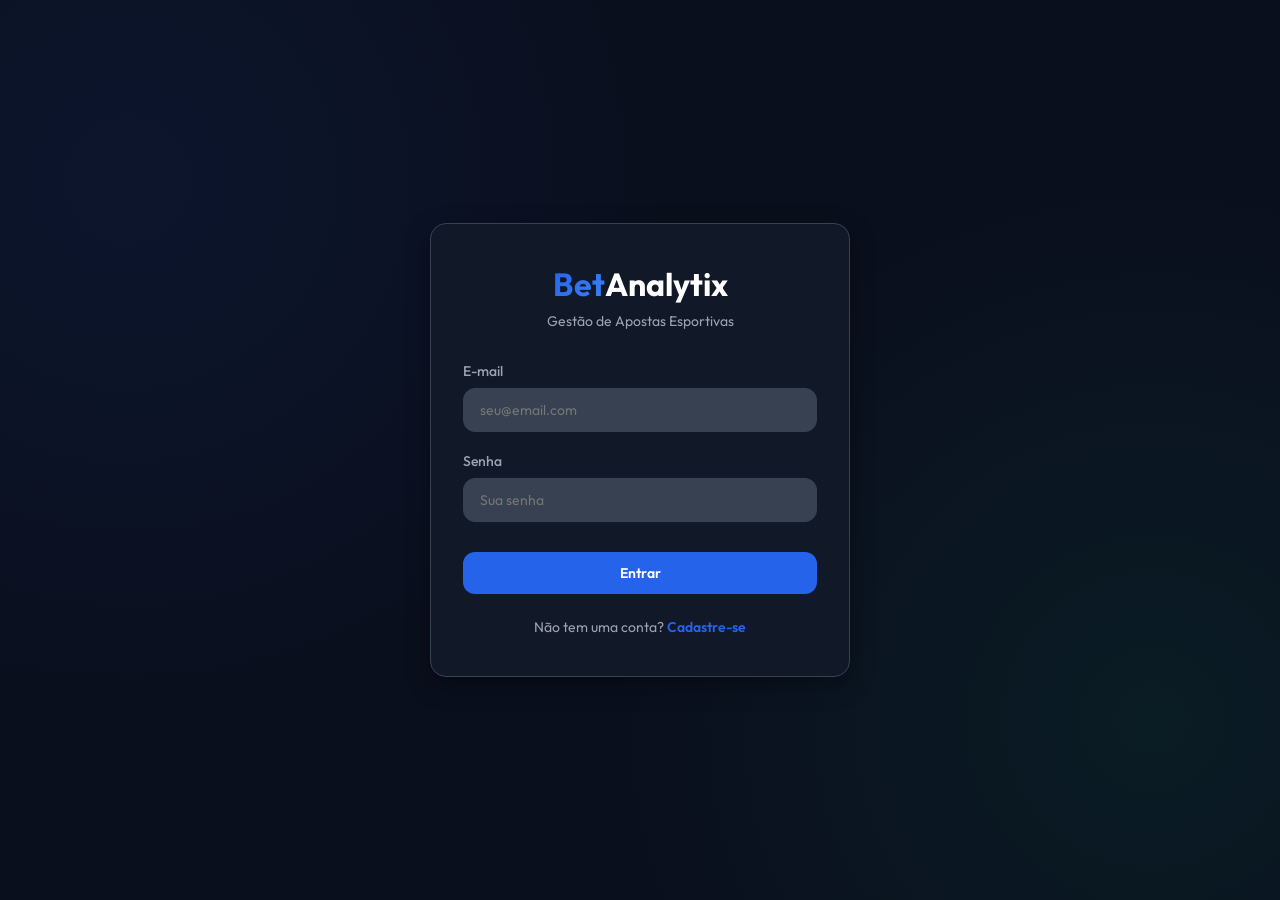
<file: betanalytix/calendar.html>
<!DOCTYPE html>
<html lang="pt-BR">

<head>
  <meta charset="UTF-8">
  <meta name="viewport" content="width=device-width, initial-scale=1.0">
  <title>Calendário - BetAnalytix</title>
  <link rel="stylesheet" href="css/style.css">
  <link rel="stylesheet" href="css/dashboard.css">
  <link rel="stylesheet" href="css/calendar.css">
</head>

<body>
  <div class="app-container">

    <!-- Mobile Header -->
    <header class="mobile-header">
      <div class="auth-logo" style="font-size: 24px; margin-bottom: 0;"><span>Bet</span>Analytix</div>
      <button class="hamburger" id="hamburger-menu">
        <svg xmlns="http://www.w3.org/2000/svg" width="24" height="24" viewBox="0 0 24 24" fill="none"
          stroke="currentColor" stroke-width="2" stroke-linecap="round" stroke-linejoin="round">
          <line x1="3" y1="12" x2="21" y2="12"></line>
          <line x1="3" y1="6" x2="21" y2="6"></line>
          <line x1="3" y1="18" x2="21" y2="18"></line>
        </svg>
      </button>
    </header>

    <!-- Sidebar Menu -->
    <aside class="sidebar" id="sidebar-el">
      <div class="sidebar-brand">
        <svg xmlns="http://www.w3.org/2000/svg" width="28" height="28" viewBox="0 0 24 24" fill="none" stroke="#2563eb"
          stroke-width="2.5" stroke-linecap="round" stroke-linejoin="round">
          <path d="M3 3v18h18"></path>
          <path d="m19 9-5 5-4-4-3 3"></path>
        </svg>
        <span>Bet</span>Analytix
      </div>
      <ul class="sidebar-menu">
        <li class="sidebar-item">
          <a href="index.html">
            <svg xmlns="http://www.w3.org/2000/svg" width="20" height="20" viewBox="0 0 24 24" fill="none"
              stroke="currentColor" stroke-width="2" stroke-linecap="round" stroke-linejoin="round">
              <rect x="3" y="3" width="7" height="7"></rect>
              <rect x="14" y="3" width="7" height="7"></rect>
              <rect x="14" y="14" width="7" height="7"></rect>
              <rect x="3" y="14" width="7" height="7"></rect>
            </svg>
            Dashboard
          </a>
        </li>
        <li class="sidebar-item">
          <a href="bets.html">
            <svg xmlns="http://www.w3.org/2000/svg" width="20" height="20" viewBox="0 0 24 24" fill="none"
              stroke="currentColor" stroke-width="2" stroke-linecap="round" stroke-linejoin="round">
              <line x1="8" y1="6" x2="21" y2="6"></line>
              <line x1="8" y1="12" x2="21" y2="12"></line>
              <line x1="8" y1="18" x2="21" y2="18"></line>
              <line x1="3" y1="6" x2="3.01" y2="6"></line>
              <line x1="3" y1="12" x2="3.01" y2="12"></line>
              <line x1="3" y1="18" x2="3.01" y2="18"></line>
            </svg>
            Minhas Apostas
          </a>
        </li>
        <li class="sidebar-item active">
          <a href="calendar.html">
            <svg xmlns="http://www.w3.org/2000/svg" width="20" height="20" viewBox="0 0 24 24" fill="none" stroke="currentColor" stroke-width="2" stroke-linecap="round" stroke-linejoin="round"><rect x="3" y="4" width="18" height="18" rx="2" ry="2"></rect><line x1="16" y1="2" x2="16" y2="6"></line><line x1="8" y1="2" x2="8" y2="6"></line><line x1="3" y1="10" x2="21" y2="10"></line></svg>
            Calendário
          </a>
        </li>
        <li class="sidebar-item">
          <a href="base.html">
            <svg xmlns="http://www.w3.org/2000/svg" width="20" height="20" viewBox="0 0 24 24" fill="none" stroke="currentColor" stroke-width="2" stroke-linecap="round" stroke-linejoin="round"><path d="M21 15v4a2 2 0 0 1-2 2H5a2 2 0 0 1-2-2v-4"></path><polyline points="17 8 12 3 7 8"></polyline><line x1="12" y1="3" x2="12" y2="15"></line></svg>
            Base
          </a>
        </li>
        <li class="sidebar-item" id="sidebar-admin-item" style="display: none;">
          <a href="admin.html">
            <svg xmlns="http://www.w3.org/2000/svg" width="20" height="20" viewBox="0 0 24 24" fill="none"
              stroke="currentColor" stroke-width="2" stroke-linecap="round" stroke-linejoin="round">
              <path d="M17 21v-2a4 4 0 0 0-4-4H5a4 4 0 0 0-4 4v2"></path>
              <circle cx="9" cy="7" r="4"></circle>
              <path d="M23 21v-2a4 4 0 0 0-3-3.87"></path>
              <path d="M16 3.13a4 4 0 0 1 0 7.75"></path>
            </svg>
            Painel Admin
          </a>
        </li>
      </ul>
      <div class="sidebar-footer">
        <div class="user-profile">
          <div class="user-avatar" id="sidebar-user-avatar">U</div>
          <div class="user-info">
            <span class="user-name" id="sidebar-user-name">Carregando...</span>
            <span class="user-email" id="sidebar-user-email">...</span>
          </div>
        </div>
        <button class="btn btn-secondary btn-block btn-sm" onclick="logout()">
          <svg xmlns="http://www.w3.org/2000/svg" width="16" height="16" viewBox="0 0 24 24" fill="none"
            stroke="currentColor" stroke-width="2" stroke-linecap="round" stroke-linejoin="round">
            <path d="M9 21H5a2 2 0 0 1-2-2V5a2 2 0 0 1 2-2h4"></path>
            <polyline points='16 17 21 12 16 7'></polyline>
            <line x1='21' y1='12' x2='9' y2='12'></line>
          </svg>
          Sair
        </button>
      </div>
    </aside>

    <!-- Main Content Area -->
    <main class="main-content">

      <!-- Top Header -->
      <section class="dashboard-header">
        <div class="dashboard-title-area">
          <h1>Calendário de Apostas</h1>
          <span class="dashboard-subtitle">Visualização mensal detalhada e controle de todas as suas entradas.</span>
        </div>
        
        <div class="dashboard-actions">
          <!-- Seletor de Banca Ativa -->
          <div class="bankroll-selector-wrapper">
            <select id="bankroll-select" class="bankroll-select">
              <option value="">Carregando bancas...</option>
            </select>
          </div>
          
          <button class="btn btn-primary btn-sm" id="btn-add-bet">
            <svg xmlns="http://www.w3.org/2000/svg" width="16" height="16" viewBox="0 0 24 24" fill="none"
              stroke="currentColor" stroke-width="2" stroke-linecap="round" stroke-linejoin="round">
              <line x1="12" y1="5" x2="12" y2="19"></line>
              <line x1="5" y1="12" x2="19" y2="12"></line>
            </svg>
            Nova Entrada
          </button>
        </div>
      </section>

      <!-- Calendário Card Completo -->
      <section class="calendar-container">
        <div class="calendar-header-nav">
          <button class="btn btn-secondary btn-sm" id="btn-prev-month" title="Mês Anterior" style="padding: 8px 12px;">
            <svg xmlns="http://www.w3.org/2000/svg" width="16" height="16" viewBox="0 0 24 24" fill="none" stroke="currentColor" stroke-width="2.5" stroke-linecap="round" stroke-linejoin="round"><polyline points="15 18 9 12 15 6"></polyline></svg>
          </button>
          <h2 class="calendar-month-title" id="calendar-title">Carregando...</h2>
          <button class="btn btn-secondary btn-sm" id="btn-next-month" title="Próximo Mês" style="padding: 8px 12px;">
            <svg xmlns="http://www.w3.org/2000/svg" width="16" height="16" viewBox="0 0 24 24" fill="none" stroke="currentColor" stroke-width="2.5" stroke-linecap="round" stroke-linejoin="round"><polyline points="9 18 15 12 9 6"></polyline></svg>
          </button>
        </div>

        <div class="calendar-grid-full" id="calendar-days-grid">
          <!-- Gerado via JavaScript -->
        </div>
      </section>

    </main>
  </div>

  <!-- MODAL: Adicionar Aposta -->
  <div class="modal" id="modal-bet">
    <div class="modal-content" style="max-width: 650px;">
      <div class="modal-header">
        <h3 class="modal-title" id="bet-modal-title">Nova Entrada</h3>
        <button class="modal-close" id="btn-close-bet-modal">&times;</button>
      </div>
      <form id="bet-form">
        <input type="hidden" id="bet-id">
        <div class="form-row">
          <div class="form-group">
            <label for="bet-date" class="form-label">Data</label>
            <input type="date" id="bet-date" class="form-control" required>
          </div>
          <div class="form-group">
            <label for="bet-time" class="form-label">Hora</label>
            <input type="time" id="bet-time" class="form-control" required>
          </div>
        </div>

        <div class="form-row">
          <div class="form-group">
            <label for="bet-title" class="form-label">Título da Aposta</label>
            <input type="text" id="bet-title" class="form-control" placeholder="Ex: Flamengo para vencer, Over 2.5 gols" required>
          </div>
          <div class="form-group">
            <label for="bet-sport" class="form-label">Esporte</label>
            <input type="text" id="bet-sport" class="form-control" placeholder="Ex: Futebol, Basquete, Tênis" list="sports-datalist" required>
            <datalist id="sports-datalist">
              <option value="Futebol">
              <option value="Basquete">
              <option value="Tênis">
              <option value="Vôlei">
              <option value="MMA/UFC">
              <option value="E-Sports">
            </datalist>
          </div>
        </div>

        <div class="form-row">
          <div class="form-group">
            <label for="bet-bookmaker" class="form-label">Casa de Apostas</label>
            <input type="text" id="bet-bookmaker" class="form-control" placeholder="Ex: Bet365, Betano, Pinnacle" list="bookmakers-datalist" required>
            <datalist id="bookmakers-datalist">
              <option value="Bet365">
              <option value="Betano">
              <option value="Pinnacle">
              <option value="Sportingbet">
              <option value="Betfair">
              <option value="1xBet">
            </datalist>
          </div>
          <div class="form-group">
            <label for="bet-bankroll" class="form-label">Banca</label>
            <select id="bet-bankroll" class="form-control" required>
              <!-- Preenchido via JS -->
            </select>
          </div>
        </div>

        <div class="grid-three" style="display: grid; grid-template-columns: 1fr 1fr 1fr; gap: 16px;">
          <div class="form-group">
            <label for="bet-amount" class="form-label">Valor Apostado</label>
            <input type="number" id="bet-amount" class="form-control" placeholder="50.00" step="0.01" min="0.01" required>
          </div>
          <div class="form-group">
            <label for="bet-odds" class="form-label">Cotação (Odd)</label>
            <input type="number" id="bet-odds" class="form-control" placeholder="1.85" step="0.001" min="1.01" required>
          </div>
          <div class="form-group">
            <label for="bet-status" class="form-label">Status da Aposta</label>
            <select id="bet-status" class="form-control" required>
              <option value="Pending">Pendente</option>
              <option value="Won">Ganhou</option>
              <option value="Lost">Perdeu</option>
              <option value="Void">Anulada</option>
            </select>
          </div>
        </div>

        <div style="display: flex; gap: 12px; margin-top: 24px;">
          <button type="button" class="btn btn-secondary btn-block" id="btn-cancel-bet">Cancelar</button>
          <button type="submit" class="btn btn-primary btn-block">Confirmar</button>
        </div>
      </form>
    </div>
  </div>

  <script src="js/api.js"></script>
  <script src="js/calendar.js"></script>
</body>

</html>
</file>
<file: SureCalc/style.css>
/* Design System - SureCalc */

:root {
    /* Transitions */
    --transition-fast: 0.2s ease;
    --transition-normal: 0.3s ease;
    --transition-slow: 0.5s cubic-bezier(0.4, 0, 0.2, 1);
    
    /* Font Families */
    --font-primary: 'Plus Jakarta Sans', sans-serif;
    --font-header: 'Outfit', sans-serif;
    
    /* Layout Sizes */
    --border-radius-sm: 8px;
    --border-radius-md: 12px;
    --border-radius-lg: 20px;
    --border-radius-full: 9999px;
}

/* Dark Theme Variables */
.dark-theme {
    --bg-color: #080b11;
    --card-bg: rgba(17, 24, 39, 0.65);
    --card-border: rgba(255, 255, 255, 0.06);
    --text-main: #f8fafc;
    --text-muted: #94a3b8;
    --accent-primary: #6366f1;
    --accent-primary-hover: #4f46e5;
    --accent-primary-glow: rgba(99, 102, 241, 0.2);
    --accent-secondary: #a855f7;
    --accent-indigo: #4f46e5;
    --accent-indigo-hover: #4338ca;
    
    --success: #10b981;
    --success-bg: rgba(16, 185, 129, 0.1);
    --success-border: rgba(16, 185, 129, 0.2);
    --success-glow: rgba(16, 185, 129, 0.3);
    
    --danger: #f43f5e;
    --danger-bg: rgba(244, 63, 94, 0.1);
    --danger-border: rgba(244, 63, 94, 0.2);
    --danger-glow: rgba(244, 63, 94, 0.3);
    
    --info: #3b82f6;
    --info-bg: rgba(59, 130, 246, 0.1);
    --info-border: rgba(59, 130, 246, 0.2);
    
    --input-bg: rgba(15, 23, 42, 0.6);
    --input-border: rgba(255, 255, 255, 0.08);
    --input-focus: #6366f1;
    --input-text: #f8fafc;
    
    --shadow: 0 20px 25px -5px rgba(0, 0, 0, 0.3), 0 10px 10px -5px rgba(0, 0, 0, 0.3);
    --glass-blur: blur(16px);
    
    --table-header-bg: rgba(15, 23, 42, 0.4);
    --table-row-hover: rgba(255, 255, 255, 0.02);
    
    --glow-color-1: rgba(99, 102, 241, 0.15);
    --glow-color-2: rgba(168, 85, 247, 0.15);
    
    --card-header-bg: rgba(255, 255, 255, 0.02);
}

/* Light Theme Variables */
.light-theme {
    --bg-color: #f8fafc;
    --card-bg: rgba(255, 255, 255, 0.85);
    --card-border: rgba(15, 23, 42, 0.06);
    --text-main: #0f172a;
    --text-muted: #64748b;
    --accent-primary: #4f46e5;
    --accent-primary-hover: #3730a3;
    --accent-primary-glow: rgba(79, 70, 229, 0.15);
    --accent-secondary: #7c3aed;
    --accent-indigo: #4338ca;
    --accent-indigo-hover: #312e81;
    
    --success: #059669;
    --success-bg: rgba(5, 150, 105, 0.08);
    --success-border: rgba(5, 150, 105, 0.15);
    --success-glow: rgba(5, 150, 105, 0.2);
    
    --danger: #e11d48;
    --danger-bg: rgba(225, 29, 72, 0.08);
    --danger-border: rgba(225, 29, 72, 0.15);
    --danger-glow: rgba(225, 29, 72, 0.2);
    
    --info: #2563eb;
    --info-bg: rgba(37, 99, 235, 0.08);
    --info-border: rgba(37, 99, 235, 0.15);
    
    --input-bg: #ffffff;
    --input-border: #cbd5e1;
    --input-focus: #4f46e5;
    --input-text: #0f172a;
    
    --shadow: 0 10px 25px -5px rgba(0, 0, 0, 0.05), 0 8px 10px -6px rgba(0, 0, 0, 0.05);
    --glass-blur: blur(8px);
    
    --table-header-bg: rgba(241, 245, 249, 0.8);
    --table-row-hover: rgba(0, 0, 0, 0.01);
    
    --glow-color-1: rgba(79, 70, 229, 0.05);
    --glow-color-2: rgba(124, 58, 237, 0.05);
    
    --card-header-bg: rgba(0, 0, 0, 0.01);
}

/* Reset and Global Styles */
* {
    box-sizing: border-box;
    margin: 0;
    padding: 0;
}

body {
    background-color: var(--bg-color);
    color: var(--text-main);
    font-family: var(--font-primary);
    min-height: 100vh;
    display: flex;
    flex-direction: column;
    overflow-x: hidden;
    position: relative;
    transition: background-color var(--transition-normal), color var(--transition-normal);
}

.container {
    width: 100%;
    max-width: 1200px;
    margin: 0 auto;
    padding: 0 24px;
}

/* Background Ambient Glows */
.background-glows {
    position: absolute;
    top: 0;
    left: 0;
    right: 0;
    bottom: 0;
    pointer-events: none;
    z-index: 0;
    overflow: hidden;
}

.glow {
    position: absolute;
    border-radius: var(--border-radius-full);
    filter: blur(100px);
    opacity: 0.8;
    transition: background var(--transition-normal);
}

.glow-1 {
    top: -10%;
    left: 10%;
    width: 400px;
    height: 400px;
    background: var(--glow-color-1);
}

.glow-2 {
    top: 30%;
    right: 5%;
    width: 500px;
    height: 500px;
    background: var(--glow-color-2);
}

/* Header */
.app-header {
    background-color: rgba(var(--bg-color), 0.5);
    backdrop-filter: var(--glass-blur);
    border-bottom: 1px solid var(--card-border);
    position: sticky;
    top: 0;
    z-index: 10;
    padding: 16px 0;
}

.header-container {
    display: flex;
    justify-content: space-between;
    align-items: center;
}

.logo-area {
    display: flex;
    align-items: center;
    gap: 12px;
}

.logo-icon {
    background: linear-gradient(135deg, var(--accent-primary), var(--accent-secondary));
    color: #ffffff;
    width: 42px;
    height: 42px;
    border-radius: var(--border-radius-md);
    display: flex;
    align-items: center;
    justify-content: center;
    font-size: 20px;
    box-shadow: 0 4px 12px var(--accent-primary-glow);
}

.logo-text h1 {
    font-family: var(--font-header);
    font-size: 22px;
    font-weight: 700;
    letter-spacing: -0.5px;
    line-height: 1.1;
}

.logo-text h1 span {
    color: var(--accent-primary);
}

.logo-text p {
    font-size: 11px;
    color: var(--text-muted);
    font-weight: 500;
    letter-spacing: 0.5px;
    text-transform: uppercase;
}

/* Main Layout Grid */
.main-content {
    flex: 1;
    z-index: 1;
    padding-top: 40px;
    padding-bottom: 60px;
}

.grid-layout {
    display: grid;
    grid-template-columns: 1.1fr 1.2fr;
    gap: 32px;
    align-items: start;
}

@media (max-width: 992px) {
    .grid-layout {
        grid-template-columns: 1fr;
        gap: 24px;
    }
}

/* Card Styling */
.card {
    background-color: var(--card-bg);
    border: 1px solid var(--card-border);
    border-radius: var(--border-radius-lg);
    box-shadow: var(--shadow);
    backdrop-filter: var(--glass-blur);
    padding: 28px;
    transition: transform var(--transition-fast), border-color var(--transition-normal), box-shadow var(--transition-normal);
    position: relative;
    overflow: hidden;
}

.card-header {
    margin-bottom: 24px;
}

.card-header h2 {
    font-family: var(--font-header);
    font-size: 20px;
    font-weight: 600;
    margin-bottom: 6px;
    display: flex;
    align-items: center;
    gap: 10px;
}

.card-header h2 i {
    color: var(--accent-primary);
    font-size: 18px;
}

.card-header p {
    font-size: 13px;
    color: var(--text-muted);
}

/* Custom Controls & Inputs */
.control-group {
    margin-bottom: 20px;
}

.section-label {
    display: block;
    font-size: 12px;
    font-weight: 700;
    text-transform: uppercase;
    letter-spacing: 0.8px;
    color: var(--text-muted);
    margin-bottom: 8px;
}

/* Segmented Control (Tabs/Radios) */
.segmented-control {
    display: flex;
    background-color: var(--input-bg);
    border: 1px solid var(--input-border);
    padding: 4px;
    border-radius: var(--border-radius-md);
    gap: 2px;
}

.segmented-control input[type="radio"] {
    display: none;
}

.segmented-control label {
    flex: 1;
    text-align: center;
    padding: 10px 14px;
    font-size: 14px;
    font-weight: 600;
    color: var(--text-muted);
    border-radius: var(--border-radius-sm);
    cursor: pointer;
    transition: all var(--transition-fast);
    user-select: none;
    display: flex;
    align-items: center;
    justify-content: center;
    gap: 8px;
}

.segmented-control input[type="radio"]:checked + label {
    background-color: var(--accent-primary);
    color: #ffffff;
    box-shadow: 0 4px 10px var(--accent-primary-glow);
}

.segmented-control label:hover:not(:checked) {
    color: var(--text-main);
    background-color: rgba(255, 255, 255, 0.03);
}

/* Input Fields */
.form-group {
    margin-bottom: 18px;
}

.form-group label {
    display: block;
    font-size: 13px;
    font-weight: 600;
    margin-bottom: 6px;
    color: var(--text-main);
}

.input-with-icon {
    display: flex;
    position: relative;
    align-items: center;
}

.input-icon {
    position: absolute;
    left: 14px;
    font-size: 14px;
    color: var(--text-muted);
    font-weight: 600;
    pointer-events: none;
}

.input-with-icon input {
    width: 100%;
    padding: 12px 14px 12px 42px;
    background-color: var(--input-bg);
    border: 1px solid var(--input-border);
    border-radius: var(--border-radius-md);
    color: var(--input-text);
    font-family: var(--font-primary);
    font-size: 15px;
    font-weight: 500;
    transition: border-color var(--transition-fast), box-shadow var(--transition-fast);
}

.input-with-icon input:focus {
    outline: none;
    border-color: var(--input-focus);
    box-shadow: 0 0 0 3px var(--accent-primary-glow);
}

.input-with-icon input::placeholder {
    color: rgba(148, 163, 184, 0.4);
}

.flex-1 {
    flex: 1;
}

/* Outcome rows container */
.odds-inputs {
    margin-top: 24px;
    display: flex;
    flex-direction: column;
    gap: 20px;
}

.outcome-row {
    background-color: rgba(255, 255, 255, 0.015);
    border: 1px solid rgba(255, 255, 255, 0.03);
    border-radius: var(--border-radius-md);
    padding: 16px;
    animation: fadeIn var(--transition-normal);
}

.outcome-title-row {
    display: flex;
    align-items: center;
    gap: 12px;
    margin-bottom: 12px;
}

.outcome-badge {
    font-size: 11px;
    font-weight: 700;
    text-transform: uppercase;
    letter-spacing: 0.5px;
    padding: 3px 8px;
    border-radius: var(--border-radius-sm);
    color: #ffffff;
    user-select: none;
}

.bg-primary {
    background: linear-gradient(135deg, #6366f1, #4f46e5);
}

.bg-secondary {
    background: linear-gradient(135deg, #ec4899, #d946ef);
}

.bg-tertiary {
    background: linear-gradient(135deg, #f59e0b, #d97706);
}

.outcome-label-input {
    background: transparent;
    border: none;
    border-bottom: 1px solid transparent;
    color: var(--text-main);
    font-family: var(--font-primary);
    font-size: 14px;
    font-weight: 600;
    padding: 2px 4px;
    width: 60%;
    transition: border-color var(--transition-fast);
}

.outcome-label-input:focus {
    outline: none;
    border-bottom-color: var(--accent-primary);
}

.outcome-fields {
    display: flex;
    gap: 16px;
}

@media (max-width: 480px) {
    .outcome-fields {
        flex-direction: column;
        gap: 8px;
    }
}

/* Buttons */
.btn {
    display: inline-flex;
    align-items: center;
    justify-content: center;
    gap: 8px;
    padding: 12px 24px;
    font-family: var(--font-primary);
    font-size: 14px;
    font-weight: 600;
    border-radius: var(--border-radius-md);
    border: none;
    cursor: pointer;
    transition: all var(--transition-fast);
    text-decoration: none;
}

.btn-block {
    display: flex;
    width: 100%;
}

.btn-primary {
    background: linear-gradient(135deg, var(--accent-primary), var(--accent-secondary));
    color: #ffffff;
    box-shadow: 0 4px 15px var(--accent-primary-glow);
}

.btn-primary:hover {
    transform: translateY(-1px);
    box-shadow: 0 6px 20px rgba(99, 102, 241, 0.35);
}

.btn-primary:active {
    transform: translateY(0);
}

.btn-secondary {
    background-color: var(--input-bg);
    border: 1px solid var(--input-border);
    color: var(--text-main);
}

.btn-secondary:hover {
    background-color: rgba(255, 255, 255, 0.05);
    border-color: var(--text-muted);
}

.btn-indigo {
    background-color: var(--accent-indigo);
    color: #ffffff;
}

.btn-indigo:hover {
    background-color: var(--accent-indigo-hover);
    box-shadow: 0 4px 12px rgba(79, 70, 229, 0.2);
}

.btn-danger {
    background-color: var(--danger-bg);
    color: var(--danger);
    border: 1px solid var(--danger-border);
}

.btn-danger:hover {
    background-color: var(--danger);
    color: #ffffff;
}

.btn-sm {
    padding: 6px 12px;
    font-size: 12px;
    border-radius: var(--border-radius-sm);
}

.btn-icon {
    background-color: var(--input-bg);
    border: 1px solid var(--input-border);
    color: var(--text-muted);
    width: 40px;
    height: 40px;
    border-radius: var(--border-radius-md);
    display: flex;
    align-items: center;
    justify-content: center;
    cursor: pointer;
    font-size: 16px;
    transition: all var(--transition-fast);
}

.btn-icon:hover {
    color: var(--text-main);
    border-color: var(--accent-primary);
    background-color: rgba(255, 255, 255, 0.02);
}

.actions-wrapper {
    margin-top: 24px;
}

/* Results Section styling */
.results-column {
    display: flex;
    flex-direction: column;
    gap: 24px;
}

/* Status Card */
.status-card {
    transition: all var(--transition-normal);
}

.status-content {
    display: flex;
    gap: 16px;
    align-items: flex-start;
}

.status-icon {
    font-size: 28px;
    line-height: 1;
    display: flex;
    align-items: center;
    justify-content: center;
    width: 44px;
    height: 44px;
    border-radius: var(--border-radius-md);
}

.status-text h3 {
    font-family: var(--font-header);
    font-size: 18px;
    font-weight: 700;
    margin-bottom: 4px;
}

.status-text p {
    font-size: 13px;
    line-height: 1.5;
}

/* Status Modifiers */
.info-status {
    border-left: 5px solid var(--info);
    background-color: rgba(59, 130, 246, 0.05);
}

.info-status .status-icon {
    background-color: var(--info-bg);
    color: var(--info);
}

.info-status .status-text h3 {
    color: var(--info);
}

.success-status {
    border-left: 5px solid var(--success);
    background-color: var(--success-bg);
    border-color: var(--success-border);
    animation: statusPulseSuccess 3s infinite;
}

.success-status .status-icon {
    background-color: var(--success-bg);
    color: var(--success);
    box-shadow: 0 0 10px var(--success-glow);
}

.success-status .status-text h3 {
    color: var(--success);
}

.danger-status {
    border-left: 5px solid var(--danger);
    background-color: var(--danger-bg);
    border-color: var(--danger-border);
    animation: statusPulseDanger 3s infinite;
}

.danger-status .status-icon {
    background-color: var(--danger-bg);
    color: var(--danger);
    box-shadow: 0 0 10px var(--danger-glow);
}

.danger-status .status-text h3 {
    color: var(--danger);
}

@keyframes statusPulseSuccess {
    0% { box-shadow: 0 4px 6px -1px rgba(0, 0, 0, 0.1), 0 2px 4px -1px rgba(0, 0, 0, 0.06); }
    50% { box-shadow: 0 0 15px var(--success-glow); border-color: rgba(16, 185, 129, 0.4); }
    100% { box-shadow: 0 4px 6px -1px rgba(0, 0, 0, 0.1), 0 2px 4px -1px rgba(0, 0, 0, 0.06); }
}

@keyframes statusPulseDanger {
    0% { box-shadow: 0 4px 6px -1px rgba(0, 0, 0, 0.1), 0 2px 4px -1px rgba(0, 0, 0, 0.06); }
    50% { box-shadow: 0 0 15px var(--danger-glow); border-color: rgba(244, 63, 94, 0.4); }
    100% { box-shadow: 0 4px 6px -1px rgba(0, 0, 0, 0.1), 0 2px 4px -1px rgba(0, 0, 0, 0.06); }
}

/* Stats Dashboard Grid */
.stats-grid {
    display: grid;
    grid-template-columns: repeat(2, 1fr);
    gap: 16px;
    margin-top: 12px;
    margin-bottom: 24px;
}

@media (max-width: 480px) {
    .stats-grid {
        grid-template-columns: 1fr;
    }
}

.stat-box {
    background-color: rgba(255, 255, 255, 0.02);
    border: 1px solid rgba(255, 255, 255, 0.04);
    border-radius: var(--border-radius-md);
    padding: 16px;
    display: flex;
    flex-direction: column;
    gap: 4px;
}

.stat-title {
    font-size: 11px;
    font-weight: 700;
    text-transform: uppercase;
    letter-spacing: 0.5px;
    color: var(--text-muted);
}

.stat-value {
    font-family: var(--font-header);
    font-size: 18px;
    font-weight: 700;
    color: var(--text-main);
}

.stat-box.highlighted {
    border-width: 1px;
}

#box-profit.profit-gain {
    background-color: var(--success-bg);
    border-color: var(--success-border);
}

#box-profit.profit-gain .stat-value,
#box-roi.profit-gain .stat-value {
    color: var(--success);
}

#box-profit.profit-loss {
    background-color: var(--danger-bg);
    border-color: var(--danger-border);
}

#box-profit.profit-loss .stat-value,
#box-roi.profit-loss .stat-value {
    color: var(--danger);
}

/* Table styling */
.table-responsive {
    overflow-x: auto;
    margin-bottom: 24px;
    border-radius: var(--border-radius-md);
    border: 1px solid var(--card-border);
}

.results-table {
    width: 100%;
    border-collapse: collapse;
    font-size: 14px;
    text-align: left;
}

.results-table th {
    background-color: var(--table-header-bg);
    color: var(--text-muted);
    font-weight: 600;
    padding: 12px 16px;
    font-size: 12px;
    text-transform: uppercase;
    letter-spacing: 0.5px;
}

.results-table td {
    padding: 14px 16px;
    border-bottom: 1px solid var(--card-border);
    color: var(--text-main);
    font-weight: 500;
}

.results-table tr:last-child td {
    border-bottom: none;
}

.results-table tr:hover td {
    background-color: var(--table-row-hover);
}

.text-right {
    text-align: right;
}

.font-bold {
    font-weight: 700 !important;
}

/* Progress bar probabilities */
.probability-analysis {
    margin-bottom: 24px;
}

.stacked-bar {
    display: flex;
    height: 16px;
    width: 100%;
    border-radius: var(--border-radius-full);
    overflow: hidden;
    background-color: rgba(255, 255, 255, 0.05);
    margin-bottom: 10px;
    border: 1px solid var(--card-border);
}

.bar-segment {
    height: 100%;
    transition: width var(--transition-slow);
}

.probability-legend {
    display: flex;
    flex-wrap: wrap;
    gap: 16px;
}

.legend-item {
    display: flex;
    align-items: center;
    gap: 8px;
    font-size: 12px;
    font-weight: 600;
    color: var(--text-muted);
}

.legend-color-dot {
    width: 10px;
    height: 10px;
    border-radius: 50%;
}

.results-actions {
    display: flex;
    gap: 12px;
    margin-top: 12px;
}

@media (max-width: 480px) {
    .results-actions {
        flex-direction: column;
    }
}

/* Collapsible Math Card */
.math-card {
    padding: 0;
}

.math-card .card-header {
    padding: 20px 24px;
    margin-bottom: 0;
    user-select: none;
}

.collapsible {
    display: flex;
    justify-content: space-between;
    align-items: center;
    cursor: pointer;
}

.chevron-icon {
    font-size: 14px;
    color: var(--text-muted);
    transition: transform var(--transition-normal);
}

.math-card .card-header.active .chevron-icon {
    transform: rotate(180deg);
}

.math-content {
    padding: 0 24px 24px 24px;
    border-top: 1px solid transparent;
    max-height: 0;
    overflow: hidden;
    transition: max-height var(--transition-slow), padding var(--transition-slow), border-color var(--transition-fast);
}

.math-card .card-header.active + .math-content {
    max-height: 800px; /* high value to allow expansion */
    border-top-color: var(--card-border);
    padding: 20px 24px 24px 24px;
}

.math-content p {
    font-size: 13px;
    color: var(--text-muted);
    line-height: 1.5;
    margin-bottom: 14px;
}

.math-steps {
    list-style-position: inside;
    display: flex;
    flex-direction: column;
    gap: 16px;
    font-size: 13px;
    color: var(--text-main);
}

.math-steps li {
    line-height: 1.5;
}

.math-formula {
    background-color: var(--input-bg);
    border: 1px solid var(--input-border);
    border-radius: var(--border-radius-sm);
    padding: 8px 12px;
    font-family: monospace;
    font-size: 12px;
    margin: 6px 0;
    color: var(--accent-primary);
    width: fit-content;
}

.formula-calc {
    color: var(--text-main);
}

.math-sublist {
    margin-left: 20px;
    margin-top: 6px;
    display: flex;
    flex-direction: column;
    gap: 4px;
    font-size: 12px;
    color: var(--text-muted);
}

.math-verdict {
    margin-top: 6px;
    font-weight: 700;
}

/* History Section */
.history-section {
    grid-column: 1 / -1;
    margin-top: 16px;
}

.history-header-wrapper {
    display: flex;
    justify-content: space-between;
    align-items: center;
    margin-bottom: 20px;
}

.history-empty {
    text-align: center;
    padding: 40px 20px;
    color: var(--text-muted);
    display: flex;
    flex-direction: column;
    align-items: center;
    gap: 12px;
}

.history-empty i {
    font-size: 40px;
    opacity: 0.3;
}

.history-empty p {
    font-size: 14px;
    font-weight: 500;
}

.history-list {
    display: grid;
    grid-template-columns: repeat(auto-fill, minmax(280px, 1fr));
    gap: 16px;
    animation: fadeIn var(--transition-normal);
}

.history-item {
    background-color: rgba(255, 255, 255, 0.015);
    border: 1px solid var(--card-border);
    border-radius: var(--border-radius-md);
    padding: 16px;
    display: flex;
    flex-direction: column;
    gap: 12px;
    position: relative;
    transition: transform var(--transition-fast), border-color var(--transition-fast);
}

.history-item:hover {
    transform: translateY(-2px);
    border-color: var(--accent-primary);
}

.history-item-header {
    display: flex;
    justify-content: space-between;
    align-items: flex-start;
}

.history-item-title {
    font-family: var(--font-header);
    font-size: 14px;
    font-weight: 700;
}

.history-item-date {
    font-size: 10px;
    color: var(--text-muted);
}

.history-item-badge {
    font-size: 10px;
    font-weight: 700;
    padding: 2px 6px;
    border-radius: var(--border-radius-sm);
    width: fit-content;
}

.history-item-details {
    display: flex;
    justify-content: space-between;
    font-size: 12px;
    border-bottom: 1px solid rgba(255, 255, 255, 0.04);
    padding-bottom: 8px;
}

.history-item-odds {
    display: flex;
    flex-direction: column;
    gap: 4px;
    font-size: 11px;
    color: var(--text-muted);
}

.history-item-actions {
    display: flex;
    gap: 8px;
    margin-top: 4px;
}

/* Footer styling */
.app-footer {
    background-color: rgba(var(--bg-color), 0.3);
    border-top: 1px solid var(--card-border);
    padding: 30px 0;
    text-align: center;
    font-size: 12px;
    color: var(--text-muted);
    z-index: 1;
}

.footer-container {
    display: flex;
    flex-direction: column;
    gap: 8px;
}

.disclaimer {
    max-width: 800px;
    margin: 0 auto;
    font-size: 10px;
    line-height: 1.4;
    opacity: 0.6;
}

/* Toast Notifications */
.toast {
    position: fixed;
    bottom: 24px;
    right: 24px;
    background-color: #1e293b;
    border: 1px solid rgba(255, 255, 255, 0.1);
    color: #ffffff;
    padding: 12px 20px;
    border-radius: var(--border-radius-md);
    box-shadow: 0 10px 15px -3px rgba(0, 0, 0, 0.3);
    z-index: 100;
    display: flex;
    align-items: center;
    gap: 8px;
    font-size: 13px;
    font-weight: 600;
    animation: slideIn 0.3s cubic-bezier(0.16, 1, 0.3, 1);
}

.toast i {
    color: var(--success);
}

/* Utility Animations */
.hidden {
    display: none !important;
}

@keyframes fadeIn {
    from { opacity: 0; transform: translateY(8px); }
    to { opacity: 1; transform: translateY(0); }
}

@keyframes slideIn {
    from { transform: translateY(100%) scale(0.9); opacity: 0; }
    to { transform: translateY(0) scale(1); opacity: 1; }
}

/* Scrollbar styling */
::-webkit-scrollbar {
    width: 8px;
    height: 8px;
}

::-webkit-scrollbar-track {
    background: var(--bg-color);
}

::-webkit-scrollbar-thumb {
    background: var(--input-border);
    border-radius: 4px;
}

::-webkit-scrollbar-thumb:hover {
    background: var(--text-muted);
}
</file>
<file: css/style.css>
@import url('https://fonts.googleapis.com/css2?family=Outfit:wght@300;400;500;600;700&display=swap');

:root {
  /* Cores Principais */
  --bg-primary: #0a0f1d;
  --bg-secondary: #111827;
  --bg-card: #1f2937;
  --bg-input: #374151;
  --border-color: #374151;
  
  /* Cores de Acento */
  --accent-color: #2563eb;
  --accent-hover: #1d4ed8;
  --success-color: #10b981;
  --success-glow: rgba(16, 185, 129, 0.15);
  --danger-color: #ef4444;
  --danger-glow: rgba(239, 68, 68, 0.15);
  --warning-color: #f59e0b;
  --warning-glow: rgba(245, 158, 11, 0.15);
  --info-color: #3b82f6;
  --info-glow: rgba(59, 130, 246, 0.15);
  
  /* Cores de Texto */
  --text-primary: #f3f4f6;
  --text-secondary: #9ca3af;
  --text-muted: #6b7280;

  /* Tipografia */
  --font-main: 'Outfit', -apple-system, BlinkMacSystemFont, "Segoe UI", Roboto, sans-serif;

  /* Bordas e Sombras */
  --radius-sm: 8px;
  --radius-md: 12px;
  --radius-lg: 16px;
  --radius-xl: 24px;
  --shadow-sm: 0 2px 4px rgba(0, 0, 0, 0.1);
  --shadow-md: 0 4px 12px rgba(0, 0, 0, 0.2);
  --shadow-lg: 0 8px 24px rgba(0, 0, 0, 0.35);
  
  /* Transição */
  --transition-fast: 0.2s ease;
  --transition-normal: 0.3s ease;
}

* {
  margin: 0;
  padding: 0;
  box-sizing: border-box;
}

body {
  font-family: var(--font-main);
  background-color: var(--bg-primary);
  color: var(--text-primary);
  min-height: 100vh;
  display: flex;
  overflow-x: hidden;
}

/* Custom Scrollbar */
::-webkit-scrollbar {
  width: 8px;
  height: 8px;
}
::-webkit-scrollbar-track {
  background: var(--bg-primary);
}
::-webkit-scrollbar-thumb {
  background: var(--border-color);
  border-radius: var(--radius-sm);
}
::-webkit-scrollbar-thumb:hover {
  background: var(--text-muted);
}

/* Layout Principal */
.app-container {
  display: flex;
  width: 100%;
  min-height: 100vh;
}

/* Sidebar Estilo */
.sidebar {
  width: 260px;
  background-color: var(--bg-secondary);
  border-right: 1px solid var(--border-color);
  display: flex;
  flex-direction: column;
  position: sticky;
  top: 0;
  height: 100vh;
  z-index: 100;
  transition: transform var(--transition-normal);
}

.sidebar-brand {
  padding: 24px;
  display: flex;
  align-items: center;
  gap: 12px;
  font-size: 20px;
  font-weight: 700;
  color: #fff;
  border-bottom: 1px solid var(--border-color);
}

.sidebar-brand span {
  background: linear-gradient(135deg, var(--accent-color), #3b82f6);
  -webkit-background-clip: text;
  -webkit-text-fill-color: transparent;
}

.sidebar-menu {
  flex: 1;
  padding: 24px 16px;
  list-style: none;
  display: flex;
  flex-direction: column;
  gap: 8px;
}

.sidebar-item a {
  display: flex;
  align-items: center;
  gap: 16px;
  padding: 12px 16px;
  color: var(--text-secondary);
  text-decoration: none;
  font-weight: 500;
  border-radius: var(--radius-md);
  transition: all var(--transition-fast);
}

.sidebar-item a:hover,
.sidebar-item.active a {
  color: #fff;
  background-color: rgba(37, 99, 235, 0.1);
}

.sidebar-item.active a {
  border-left: 4px solid var(--accent-color);
  border-radius: 0 var(--radius-md) var(--radius-md) 0;
  background-color: rgba(37, 99, 235, 0.15);
}

.sidebar-footer {
  padding: 24px 16px;
  border-top: 1px solid var(--border-color);
}

.user-profile {
  display: flex;
  align-items: center;
  gap: 12px;
  margin-bottom: 16px;
  padding: 0 8px;
}

.user-avatar {
  width: 40px;
  height: 40px;
  border-radius: 50%;
  background: linear-gradient(135deg, #3b82f6, #10b981);
  display: flex;
  align-items: center;
  justify-content: center;
  font-weight: 700;
  color: #fff;
  font-size: 16px;
}

.user-info {
  display: flex;
  flex-direction: column;
  max-width: 150px;
}

.user-name {
  font-weight: 600;
  font-size: 14px;
  color: #fff;
  white-space: nowrap;
  overflow: hidden;
  text-overflow: ellipsis;
}

.user-email {
  font-size: 12px;
  color: var(--text-muted);
  white-space: nowrap;
  overflow: hidden;
  text-overflow: ellipsis;
}

/* Área de Conteúdo Principal */
.main-content {
  flex: 1;
  margin-left: 0;
  padding: 32px;
  min-height: 100vh;
  transition: margin var(--transition-normal);
}

/* Mobile Header / Hamburger */
.mobile-header {
  display: none;
  background-color: var(--bg-secondary);
  border-bottom: 1px solid var(--border-color);
  padding: 16px 24px;
  position: fixed;
  top: 0;
  left: 0;
  right: 0;
  z-index: 99;
  justify-content: space-between;
  align-items: center;
}

.hamburger {
  background: none;
  border: none;
  color: #fff;
  font-size: 24px;
  cursor: pointer;
  display: flex;
  align-items: center;
}

/* Componentes de Formuários */
.form-group {
  margin-bottom: 20px;
  display: flex;
  flex-direction: column;
  gap: 8px;
}

.form-label {
  font-size: 14px;
  font-weight: 500;
  color: var(--text-secondary);
}

.form-control {
  width: 100%;
  background-color: var(--bg-input);
  border: 1px solid var(--border-color);
  color: #fff;
  padding: 12px 16px;
  border-radius: var(--radius-md);
  font-family: var(--font-main);
  font-size: 14px;
  transition: all var(--transition-fast);
  outline: none;
}

.form-control:focus {
  border-color: var(--accent-color);
  box-shadow: 0 0 0 3px rgba(37, 99, 235, 0.2);
}

.form-row {
  display: grid;
  grid-template-columns: 1fr 1fr;
  gap: 16px;
}

/* Botões */
.btn {
  display: inline-flex;
  align-items: center;
  justify-content: center;
  gap: 8px;
  padding: 12px 24px;
  border-radius: var(--radius-md);
  font-family: var(--font-main);
  font-size: 14px;
  font-weight: 600;
  cursor: pointer;
  transition: all var(--transition-fast);
  border: none;
  text-decoration: none;
}

.btn-primary {
  background-color: var(--accent-color);
  color: #fff;
}

.btn-primary:hover {
  background-color: var(--accent-hover);
  transform: translateY(-1px);
}

.btn-secondary {
  background-color: var(--bg-input);
  color: var(--text-primary);
  border: 1px solid var(--border-color);
}

.btn-secondary:hover {
  background-color: var(--border-color);
  color: #fff;
}

.btn-danger {
  background-color: var(--danger-color);
  color: #fff;
}

.btn-danger:hover {
  background-color: #dc2626;
}

.btn-block {
  width: 100%;
}

.btn-sm {
  padding: 8px 16px;
  font-size: 12px;
}

/* Badges de Status da Aposta */
.badge {
  display: inline-flex;
  align-items: center;
  justify-content: center;
  padding: 4px 12px;
  border-radius: 9999px;
  font-size: 12px;
  font-weight: 600;
  text-transform: uppercase;
}

.badge-won {
  background-color: var(--success-glow);
  color: var(--success-color);
  border: 1px solid rgba(16, 185, 129, 0.3);
}

.badge-lost {
  background-color: var(--danger-glow);
  color: var(--danger-color);
  border: 1px solid rgba(239, 68, 68, 0.3);
}

.badge-void {
  background-color: rgba(107, 114, 128, 0.15);
  color: var(--text-secondary);
  border: 1px solid rgba(107, 114, 128, 0.3);
}

.badge-pending {
  background-color: var(--warning-glow);
  color: var(--warning-color);
  border: 1px solid rgba(245, 158, 11, 0.3);
}

/* Modais (Glassmorphism + Transição) */
.modal {
  position: fixed;
  top: 0;
  left: 0;
  right: 0;
  bottom: 0;
  background-color: rgba(3, 7, 18, 0.8);
  backdrop-filter: blur(8px);
  z-index: 1000;
  display: flex;
  align-items: center;
  justify-content: center;
  opacity: 0;
  pointer-events: none;
  transition: opacity var(--transition-normal);
}

.modal.active {
  opacity: 1;
  pointer-events: all;
}

.modal-content {
  background-color: var(--bg-secondary);
  border: 1px solid var(--border-color);
  width: 100%;
  max-width: 500px;
  border-radius: var(--radius-lg);
  padding: 32px;
  box-shadow: var(--shadow-lg);
  transform: translateY(20px);
  transition: transform var(--transition-normal);
}

.modal.active .modal-content {
  transform: translateY(0);
}

.modal-header {
  display: flex;
  justify-content: space-between;
  align-items: center;
  margin-bottom: 24px;
}

.modal-title {
  font-size: 20px;
  font-weight: 700;
  color: #fff;
}

.modal-close {
  background: none;
  border: none;
  color: var(--text-secondary);
  font-size: 24px;
  cursor: pointer;
  transition: color var(--transition-fast);
}

.modal-close:hover {
  color: #fff;
}

/* Responsividade Mobile */
@media (max-width: 992px) {
  .sidebar {
    position: fixed;
    top: 0;
    bottom: 0;
    left: 0;
    height: 100vh;
    transform: translateX(-100%);
  }
  
  .sidebar.active {
    transform: translateX(0);
  }
  
  .main-content {
    margin-left: 0;
    padding: 100px 16px 32px 16px; /* Acomoda o header mobile */
  }
  
  .mobile-header {
    display: flex;
  }
}

/* Correção global para opções de caixas de seleção (evita texto branco em fundo branco) */
select option {
  background-color: var(--bg-secondary);
  color: #fff;
}
</file>
<file: css/admin.css>
/* Admin specific styles */

/* Overview KPIs */
.admin-kpi-grid {
  display: grid;
  grid-template-columns: repeat(auto-fit, minmax(200px, 1fr));
  gap: 16px;
  margin-bottom: 24px;
}

/* badges */
.badge {
  display: inline-flex;
  align-items: center;
  justify-content: center;
  padding: 4px 10px;
  border-radius: var(--radius-sm);
  font-size: 11px;
  font-weight: 600;
  text-transform: uppercase;
  letter-spacing: 0.03em;
}

.badge-admin {
  background-color: var(--info-glow);
  color: var(--info-color);
  border: 1px solid rgba(59, 130, 246, 0.3);
}

.badge-user {
  background-color: var(--bg-input);
  color: var(--text-secondary);
  border: 1px solid rgba(156, 163, 175, 0.2);
}

/* User Table */
.users-table-wrapper {
  background-color: var(--bg-secondary);
  border: 1px solid var(--border-color);
  border-radius: var(--radius-lg);
  overflow-x: auto;
  box-shadow: var(--shadow-sm);
  margin-bottom: 32px;
}

.users-table {
  width: 100%;
  border-collapse: collapse;
  text-align: left;
}

.users-table th,
.users-table td {
  padding: 16px 20px;
  font-size: 14px;
}

.users-table th {
  background-color: rgba(31, 41, 55, 0.6);
  color: var(--text-secondary);
  font-weight: 600;
  border-bottom: 1px solid var(--border-color);
}

.users-table td {
  border-bottom: 1px solid rgba(55, 65, 81, 0.4);
  color: var(--text-primary);
  vertical-align: middle;
}

.users-table tr:last-child td {
  border-bottom: none;
}

.users-table tbody tr:hover {
  background-color: rgba(55, 65, 81, 0.2);
}

.table-actions {
  display: flex;
  gap: 8px;
}

.btn-action-icon {
  background: none;
  border: none;
  cursor: pointer;
  color: var(--text-secondary);
  padding: 6px;
  border-radius: var(--radius-sm);
  transition: all var(--transition-fast);
  display: inline-flex;
  align-items: center;
  justify-content: center;
}

.btn-action-icon:hover {
  background-color: var(--bg-input);
  color: #fff;
}

.btn-action-icon.danger:hover {
  background-color: var(--danger-glow);
  color: var(--danger-color);
}

/* Mobile Responsive List */
.users-mobile-list {
  display: none;
  flex-direction: column;
  gap: 16px;
  margin-bottom: 32px;
}

.user-mobile-card {
  background-color: var(--bg-secondary);
  border: 1px solid var(--border-color);
  border-radius: var(--radius-lg);
  padding: 16px;
  display: flex;
  flex-direction: column;
  gap: 12px;
  box-shadow: var(--shadow-sm);
}

.user-mobile-header {
  display: flex;
  justify-content: space-between;
  align-items: flex-start;
  border-bottom: 1px solid rgba(55, 65, 81, 0.4);
  padding-bottom: 8px;
}

.user-mobile-name {
  font-weight: 600;
  font-size: 15px;
  color: #fff;
}

.user-mobile-email {
  font-size: 13px;
  color: var(--text-secondary);
  word-break: break-all;
}

.user-mobile-stats {
  display: grid;
  grid-template-columns: 1fr 1fr;
  gap: 12px;
}

.user-mobile-stat-item {
  display: flex;
  flex-direction: column;
  gap: 4px;
}

.user-mobile-stat-label {
  font-size: 11px;
  color: var(--text-muted);
  text-transform: uppercase;
}

.user-mobile-stat-value {
  font-size: 14px;
  font-weight: 600;
}

.user-mobile-actions {
  display: flex;
  justify-content: flex-end;
  border-top: 1px solid rgba(55, 65, 81, 0.4);
  padding-top: 12px;
}

/* Media Queries */
@media (max-width: 768px) {
  .users-table-wrapper {
    display: none;
  }
  .users-mobile-list {
    display: flex;
  }
}
</file>
<file: css/base.css>
/* Estilos do Painel de Base de Dados */

.backup-grid {
  display: grid;
  grid-template-columns: repeat(auto-fit, minmax(320px, 1fr));
  gap: 24px;
  margin-bottom: 32px;
}

.backup-card {
  background-color: var(--bg-secondary);
  border: 1px solid var(--border-color);
  border-radius: var(--radius-lg);
  padding: 32px;
  display: flex;
  flex-direction: column;
  gap: 20px;
  box-shadow: var(--shadow-sm);
  transition: transform var(--transition-fast), box-shadow var(--transition-fast);
}

.backup-card:hover {
  transform: translateY(-2px);
  box-shadow: var(--shadow-md);
}

.backup-card-header {
  display: flex;
  align-items: center;
  gap: 16px;
}

.backup-card-header h2 {
  font-size: 20px;
  font-weight: 600;
  color: #fff;
}

/* Icon Circle Styling with Glassmorphism Glow */
.icon-circle {
  width: 48px;
  height: 48px;
  border-radius: 50%;
  display: flex;
  align-items: center;
  justify-content: center;
  transition: transform var(--transition-fast);
}

.icon-circle.primary {
  background-color: rgba(37, 99, 235, 0.15);
  color: var(--accent-color);
  border: 1px solid rgba(37, 99, 235, 0.3);
}

.icon-circle.success {
  background-color: var(--success-glow);
  color: var(--success-color);
  border: 1px solid rgba(16, 185, 129, 0.3);
}

.backup-card:hover .icon-circle {
  transform: scale(1.05);
}

.backup-description {
  color: var(--text-secondary);
  font-size: 14px;
  line-height: 1.6;
  flex-grow: 1;
}

.warning-text {
  display: block;
  margin-top: 12px;
  color: var(--warning-color);
  font-weight: 500;
}

/* Action Area & Custom File Upload Dropzone */
.backup-action-area {
  display: flex;
  flex-direction: column;
  gap: 16px;
  margin-top: 10px;
}

.file-upload-wrapper {
  border: 2px dashed var(--border-color);
  border-radius: var(--radius-md);
  padding: 16px;
  text-align: center;
  cursor: pointer;
  background-color: rgba(255, 255, 255, 0.02);
  transition: all var(--transition-fast);
  display: flex;
  align-items: center;
  justify-content: center;
  min-height: 80px;
}

.file-upload-wrapper:hover {
  background-color: rgba(255, 255, 255, 0.04);
  border-color: var(--text-secondary);
}

.file-upload-wrapper.dragover {
  background-color: rgba(37, 99, 235, 0.05);
  border-color: var(--accent-color);
}

.file-upload-label {
  font-size: 13px;
  font-weight: 500;
  color: var(--text-secondary);
  cursor: pointer;
  width: 100%;
  padding: 12px;
  display: block;
  word-break: break-all;
}

/* Custom Success/Error Notification Alert Box */
.alert-box {
  padding: 16px 20px;
  border-radius: var(--radius-md);
  font-size: 14px;
  font-weight: 500;
  margin-bottom: 24px;
  display: flex;
  align-items: center;
  gap: 12px;
  animation: fadeIn var(--transition-normal);
}

.alert-box.success {
  background-color: var(--success-glow);
  color: var(--success-color);
  border: 1px solid rgba(16, 185, 129, 0.3);
}

.alert-box.danger {
  background-color: var(--danger-glow);
  color: var(--danger-color);
  border: 1px solid rgba(239, 68, 68, 0.3);
}

@keyframes fadeIn {
  from { opacity: 0; transform: translateY(-10px); }
  to { opacity: 1; transform: translateY(0); }
}
</file>
<file: css/bets.css>
/* Filtros Avançados */
.filter-card {
  background-color: var(--bg-secondary);
  border: 1px solid var(--border-color);
  border-radius: var(--radius-lg);
  padding: 24px;
  margin-bottom: 24px;
  box-shadow: var(--shadow-sm);
}

.filter-grid {
  display: grid;
  grid-template-columns: repeat(auto-fit, minmax(150px, 1fr));
  gap: 16px;
  align-items: flex-end;
}

/* Faixa de Resumo da Consulta Filtrada */
.bets-summary-strip {
  display: grid;
  grid-template-columns: repeat(3, 1fr);
  gap: 16px;
  margin-bottom: 24px;
}

.summary-strip-card {
  background-color: var(--bg-secondary);
  border: 1px solid var(--border-color);
  border-radius: var(--radius-md);
  padding: 16px 20px;
  display: flex;
  flex-direction: column;
  gap: 4px;
}

.summary-strip-title {
  font-size: 11px;
  font-weight: 600;
  text-transform: uppercase;
  color: var(--text-secondary);
  letter-spacing: 0.05em;
}

.summary-strip-value {
  font-size: 20px;
  font-weight: 700;
}

.summary-strip-value.positive {
  color: var(--success-color);
}

.summary-strip-value.negative {
  color: var(--danger-color);
}

/* Tabela de Apostas (Desktop) */
.bets-table-wrapper {
  background-color: var(--bg-secondary);
  border: 1px solid var(--border-color);
  border-radius: var(--radius-lg);
  overflow-x: auto;
  box-shadow: var(--shadow-sm);
  margin-bottom: 32px;
}

.bets-table {
  width: 100%;
  border-collapse: collapse;
  text-align: left;
}

.bets-table th,
.bets-table td {
  padding: 16px 20px;
  font-size: 14px;
}

.bets-table th {
  background-color: rgba(31, 41, 55, 0.6);
  color: var(--text-secondary);
  font-weight: 600;
  border-bottom: 1px solid var(--border-color);
}

.bets-table td {
  border-bottom: 1px solid rgba(55, 65, 81, 0.4);
  color: var(--text-primary);
  vertical-align: middle;
}

.bets-table tr:last-child td {
  border-bottom: none;
}

.bets-table tbody tr:hover {
  background-color: rgba(55, 65, 81, 0.2);
}

.table-sport-tag {
  display: inline-block;
  padding: 2px 8px;
  border-radius: var(--radius-sm);
  background-color: var(--bg-input);
  font-size: 11px;
  color: var(--text-secondary);
  margin-top: 4px;
  font-weight: 500;
}

.table-actions {
  display: flex;
  gap: 8px;
}

.btn-action-icon {
  background: none;
  border: none;
  cursor: pointer;
  color: var(--text-secondary);
  padding: 6px;
  border-radius: var(--radius-sm);
  transition: all var(--transition-fast);
  display: inline-flex;
  align-items: center;
  justify-content: center;
}

.btn-action-icon:hover {
  background-color: var(--bg-input);
  color: #fff;
}

.btn-action-icon.danger:hover {
  background-color: var(--danger-glow);
  color: var(--danger-color);
}

/* Lista Compacta de Apostas (Mobile) */
.bets-mobile-list {
  display: none;
  flex-direction: column;
  gap: 16px;
  margin-bottom: 32px;
}

.bet-mobile-card {
  background-color: var(--bg-secondary);
  border: 1px solid var(--border-color);
  border-radius: var(--radius-lg);
  padding: 20px;
  display: flex;
  flex-direction: column;
  gap: 14px;
  box-shadow: var(--shadow-sm);
}

.mobile-card-row {
  display: flex;
  justify-content: space-between;
  align-items: flex-start;
}

.mobile-card-title {
  font-weight: 600;
  font-size: 15px;
  color: #fff;
}

.mobile-card-date {
  font-size: 12px;
  color: var(--text-muted);
}

.mobile-card-details {
  display: grid;
  grid-template-columns: 1fr 1fr;
  gap: 10px;
  padding: 10px 0;
  border-top: 1px solid rgba(55, 65, 81, 0.4);
  border-bottom: 1px solid rgba(55, 65, 81, 0.4);
}

.mobile-detail-item {
  display: flex;
  flex-direction: column;
  gap: 2px;
}

.mobile-detail-label {
  font-size: 11px;
  color: var(--text-muted);
  text-transform: uppercase;
}

.mobile-detail-value {
  font-size: 13px;
  font-weight: 500;
  color: var(--text-primary);
}

.mobile-detail-profit {
  font-size: 15px;
  font-weight: 700;
}

.mobile-detail-profit.positive {
  color: var(--success-color);
}

.mobile-detail-profit.negative {
  color: var(--danger-color);
}

/* Ajustes Responsivos */
@media (max-width: 992px) {
  .bets-summary-strip {
    grid-template-columns: 1fr;
  }
}

@media (max-width: 768px) {
  .bets-table-wrapper {
    display: none;
  }
  
  .bets-mobile-list {
    display: flex;
  }
  
  .filter-grid {
    grid-template-columns: 1fr;
  }

  .dashboard-header {
    flex-direction: column;
    align-items: flex-start;
    gap: 12px;
    margin-bottom: 40px;
  }
}

/* Espaçamento do Cabeçalho e Botão Nova Entrada */
.dashboard-header {
  margin-bottom: 40px;
}
</file>
<file: css/auth.css>
.auth-page {
  display: flex;
  align-items: center;
  justify-content: center;
  min-height: 100vh;
  width: 100vw;
  background-color: var(--bg-primary);
  background-image: radial-gradient(circle at 10% 20%, rgba(37, 99, 235, 0.08) 0%, transparent 40%),
                    radial-gradient(circle at 90% 80%, rgba(16, 185, 129, 0.08) 0%, transparent 40%);
  padding: 20px;
}

.auth-card {
  width: 100%;
  max-width: 420px;
  background-color: var(--bg-secondary);
  border: 1px solid var(--border-color);
  border-radius: var(--radius-lg);
  padding: 40px 32px;
  box-shadow: var(--shadow-lg);
  animation: fadeIn 0.4s ease-out;
}

@keyframes fadeIn {
  from {
    opacity: 0;
    transform: translateY(15px);
  }
  to {
    opacity: 1;
    transform: translateY(0);
  }
}

.auth-header {
  text-align: center;
  margin-bottom: 32px;
}

.auth-logo {
  font-size: 32px;
  font-weight: 700;
  margin-bottom: 8px;
  color: #fff;
}

.auth-logo span {
  background: linear-gradient(135deg, var(--accent-color), #3b82f6);
  -webkit-background-clip: text;
  -webkit-text-fill-color: transparent;
}

.auth-subtitle {
  color: var(--text-secondary);
  font-size: 14px;
}

.auth-alert {
  padding: 12px 16px;
  border-radius: var(--radius-md);
  font-size: 14px;
  margin-bottom: 20px;
  display: none;
  font-weight: 500;
}

.auth-alert-danger {
  background-color: var(--danger-glow);
  color: var(--danger-color);
  border: 1px solid rgba(239, 68, 68, 0.2);
}

.auth-alert-success {
  background-color: var(--success-glow);
  color: var(--success-color);
  border: 1px solid rgba(16, 185, 129, 0.2);
}

.auth-footer {
  text-align: center;
  margin-top: 24px;
  font-size: 14px;
  color: var(--text-secondary);
}

.auth-footer a {
  color: var(--accent-color);
  text-decoration: none;
  font-weight: 600;
  transition: color var(--transition-fast);
}

.auth-footer a:hover {
  color: var(--accent-hover);
}

/* Eye Toggle (Olho Mágico) no input de Senha */
.password-wrapper {
  position: relative;
  width: 100%;
}

.password-wrapper .form-control {
  padding-right: 48px; /* Espaço para o botão olho */
  width: 100%;
}

.password-toggle {
  position: absolute;
  right: 12px;
  top: 50%;
  transform: translateY(-50%);
  background: none;
  border: none;
  color: var(--text-secondary);
  cursor: pointer;
  display: flex;
  align-items: center;
  justify-content: center;
  padding: 4px;
  transition: color var(--transition-fast);
  outline: none;
  z-index: 2; /* Garante que o botão fique por cima do input */
}

.password-toggle:hover {
  color: #fff;
}

.password-toggle svg {
  pointer-events: none; /* Evita que o SVG capture o clique e não repasse para o botão */
}
</file>
<file: betanalytix/css/style.css>
@import url('https://fonts.googleapis.com/css2?family=Outfit:wght@300;400;500;600;700&display=swap');

:root {
  /* Cores Principais */
  --bg-primary: #0a0f1d;
  --bg-secondary: #111827;
  --bg-card: #1f2937;
  --bg-input: #374151;
  --border-color: #374151;
  
  /* Cores de Acento */
  --accent-color: #2563eb;
  --accent-hover: #1d4ed8;
  --success-color: #10b981;
  --success-glow: rgba(16, 185, 129, 0.15);
  --danger-color: #ef4444;
  --danger-glow: rgba(239, 68, 68, 0.15);
  --warning-color: #f59e0b;
  --warning-glow: rgba(245, 158, 11, 0.15);
  --info-color: #3b82f6;
  --info-glow: rgba(59, 130, 246, 0.15);
  
  /* Cores de Texto */
  --text-primary: #f3f4f6;
  --text-secondary: #9ca3af;
  --text-muted: #6b7280;

  /* Tipografia */
  --font-main: 'Outfit', -apple-system, BlinkMacSystemFont, "Segoe UI", Roboto, sans-serif;

  /* Bordas e Sombras */
  --radius-sm: 8px;
  --radius-md: 12px;
  --radius-lg: 16px;
  --radius-xl: 24px;
  --shadow-sm: 0 2px 4px rgba(0, 0, 0, 0.1);
  --shadow-md: 0 4px 12px rgba(0, 0, 0, 0.2);
  --shadow-lg: 0 8px 24px rgba(0, 0, 0, 0.35);
  
  /* Transição */
  --transition-fast: 0.2s ease;
  --transition-normal: 0.3s ease;
}

* {
  margin: 0;
  padding: 0;
  box-sizing: border-box;
}

body {
  font-family: var(--font-main);
  background-color: var(--bg-primary);
  color: var(--text-primary);
  min-height: 100vh;
  display: flex;
  overflow-x: hidden;
}

/* Custom Scrollbar */
::-webkit-scrollbar {
  width: 8px;
  height: 8px;
}
::-webkit-scrollbar-track {
  background: var(--bg-primary);
}
::-webkit-scrollbar-thumb {
  background: var(--border-color);
  border-radius: var(--radius-sm);
}
::-webkit-scrollbar-thumb:hover {
  background: var(--text-muted);
}

/* Layout Principal */
.app-container {
  display: flex;
  width: 100%;
  min-height: 100vh;
}

/* Sidebar Estilo */
.sidebar {
  width: 260px;
  background-color: var(--bg-secondary);
  border-right: 1px solid var(--border-color);
  display: flex;
  flex-direction: column;
  position: sticky;
  top: 0;
  height: 100vh;
  z-index: 100;
  transition: transform var(--transition-normal);
}

.sidebar-brand {
  padding: 24px;
  display: flex;
  align-items: center;
  gap: 12px;
  font-size: 20px;
  font-weight: 700;
  color: #fff;
  border-bottom: 1px solid var(--border-color);
}

.sidebar-brand span {
  background: linear-gradient(135deg, var(--accent-color), #3b82f6);
  -webkit-background-clip: text;
  -webkit-text-fill-color: transparent;
}

.sidebar-menu {
  flex: 1;
  padding: 24px 16px;
  list-style: none;
  display: flex;
  flex-direction: column;
  gap: 8px;
}

.sidebar-item a {
  display: flex;
  align-items: center;
  gap: 16px;
  padding: 12px 16px;
  color: var(--text-secondary);
  text-decoration: none;
  font-weight: 500;
  border-radius: var(--radius-md);
  transition: all var(--transition-fast);
}

.sidebar-item a:hover,
.sidebar-item.active a {
  color: #fff;
  background-color: rgba(37, 99, 235, 0.1);
}

.sidebar-item.active a {
  border-left: 4px solid var(--accent-color);
  border-radius: 0 var(--radius-md) var(--radius-md) 0;
  background-color: rgba(37, 99, 235, 0.15);
}

.sidebar-footer {
  padding: 24px 16px;
  border-top: 1px solid var(--border-color);
}

.user-profile {
  display: flex;
  align-items: center;
  gap: 12px;
  margin-bottom: 16px;
  padding: 0 8px;
}

.user-avatar {
  width: 40px;
  height: 40px;
  border-radius: 50%;
  background: linear-gradient(135deg, #3b82f6, #10b981);
  display: flex;
  align-items: center;
  justify-content: center;
  font-weight: 700;
  color: #fff;
  font-size: 16px;
}

.user-info {
  display: flex;
  flex-direction: column;
  max-width: 150px;
}

.user-name {
  font-weight: 600;
  font-size: 14px;
  color: #fff;
  white-space: nowrap;
  overflow: hidden;
  text-overflow: ellipsis;
}

.user-email {
  font-size: 12px;
  color: var(--text-muted);
  white-space: nowrap;
  overflow: hidden;
  text-overflow: ellipsis;
}

/* Área de Conteúdo Principal */
.main-content {
  flex: 1;
  margin-left: 0;
  padding: 32px;
  min-height: 100vh;
  transition: margin var(--transition-normal);
}

/* Mobile Header / Hamburger */
.mobile-header {
  display: none;
  background-color: var(--bg-secondary);
  border-bottom: 1px solid var(--border-color);
  padding: 16px 24px;
  position: fixed;
  top: 0;
  left: 0;
  right: 0;
  z-index: 99;
  justify-content: space-between;
  align-items: center;
}

.hamburger {
  background: none;
  border: none;
  color: #fff;
  font-size: 24px;
  cursor: pointer;
  display: flex;
  align-items: center;
}

/* Componentes de Formuários */
.form-group {
  margin-bottom: 20px;
  display: flex;
  flex-direction: column;
  gap: 8px;
}

.form-label {
  font-size: 14px;
  font-weight: 500;
  color: var(--text-secondary);
}

.form-control {
  width: 100%;
  background-color: var(--bg-input);
  border: 1px solid var(--border-color);
  color: #fff;
  padding: 12px 16px;
  border-radius: var(--radius-md);
  font-family: var(--font-main);
  font-size: 14px;
  transition: all var(--transition-fast);
  outline: none;
}

.form-control:focus {
  border-color: var(--accent-color);
  box-shadow: 0 0 0 3px rgba(37, 99, 235, 0.2);
}

.form-row {
  display: grid;
  grid-template-columns: 1fr 1fr;
  gap: 16px;
}

/* Botões */
.btn {
  display: inline-flex;
  align-items: center;
  justify-content: center;
  gap: 8px;
  padding: 12px 24px;
  border-radius: var(--radius-md);
  font-family: var(--font-main);
  font-size: 14px;
  font-weight: 600;
  cursor: pointer;
  transition: all var(--transition-fast);
  border: none;
  text-decoration: none;
}

.btn-primary {
  background-color: var(--accent-color);
  color: #fff;
}

.btn-primary:hover {
  background-color: var(--accent-hover);
  transform: translateY(-1px);
}

.btn-secondary {
  background-color: var(--bg-input);
  color: var(--text-primary);
  border: 1px solid var(--border-color);
}

.btn-secondary:hover {
  background-color: var(--border-color);
  color: #fff;
}

.btn-danger {
  background-color: var(--danger-color);
  color: #fff;
}

.btn-danger:hover {
  background-color: #dc2626;
}

.btn-block {
  width: 100%;
}

.btn-sm {
  padding: 8px 16px;
  font-size: 12px;
}

/* Badges de Status da Aposta */
.badge {
  display: inline-flex;
  align-items: center;
  justify-content: center;
  padding: 4px 12px;
  border-radius: 9999px;
  font-size: 12px;
  font-weight: 600;
  text-transform: uppercase;
}

.badge-won {
  background-color: var(--success-glow);
  color: var(--success-color);
  border: 1px solid rgba(16, 185, 129, 0.3);
}

.badge-lost {
  background-color: var(--danger-glow);
  color: var(--danger-color);
  border: 1px solid rgba(239, 68, 68, 0.3);
}

.badge-void {
  background-color: rgba(107, 114, 128, 0.15);
  color: var(--text-secondary);
  border: 1px solid rgba(107, 114, 128, 0.3);
}

.badge-pending {
  background-color: var(--warning-glow);
  color: var(--warning-color);
  border: 1px solid rgba(245, 158, 11, 0.3);
}

/* Modais (Glassmorphism + Transição) */
.modal {
  position: fixed;
  top: 0;
  left: 0;
  right: 0;
  bottom: 0;
  background-color: rgba(3, 7, 18, 0.8);
  backdrop-filter: blur(8px);
  z-index: 1000;
  display: flex;
  align-items: center;
  justify-content: center;
  opacity: 0;
  pointer-events: none;
  transition: opacity var(--transition-normal);
}

.modal.active {
  opacity: 1;
  pointer-events: all;
}

.modal-content {
  background-color: var(--bg-secondary);
  border: 1px solid var(--border-color);
  width: 100%;
  max-width: 500px;
  border-radius: var(--radius-lg);
  padding: 32px;
  box-shadow: var(--shadow-lg);
  transform: translateY(20px);
  transition: transform var(--transition-normal);
}

.modal.active .modal-content {
  transform: translateY(0);
}

.modal-header {
  display: flex;
  justify-content: space-between;
  align-items: center;
  margin-bottom: 24px;
}

.modal-title {
  font-size: 20px;
  font-weight: 700;
  color: #fff;
}

.modal-close {
  background: none;
  border: none;
  color: var(--text-secondary);
  font-size: 24px;
  cursor: pointer;
  transition: color var(--transition-fast);
}

.modal-close:hover {
  color: #fff;
}

/* Responsividade Mobile */
@media (max-width: 992px) {
  .sidebar {
    position: fixed;
    top: 0;
    bottom: 0;
    left: 0;
    height: 100vh;
    transform: translateX(-100%);
  }
  
  .sidebar.active {
    transform: translateX(0);
  }
  
  .main-content {
    margin-left: 0;
    padding: 100px 16px 32px 16px; /* Acomoda o header mobile */
  }
  
  .mobile-header {
    display: flex;
  }
}

/* Correção global para opções de caixas de seleção (evita texto branco em fundo branco) */
select option {
  background-color: var(--bg-secondary);
  color: #fff;
}
</file>
<file: betanalytix/css/admin.css>
/* Admin specific styles */

/* Overview KPIs */
.admin-kpi-grid {
  display: grid;
  grid-template-columns: repeat(auto-fit, minmax(200px, 1fr));
  gap: 16px;
  margin-bottom: 24px;
}

/* badges */
.badge {
  display: inline-flex;
  align-items: center;
  justify-content: center;
  padding: 4px 10px;
  border-radius: var(--radius-sm);
  font-size: 11px;
  font-weight: 600;
  text-transform: uppercase;
  letter-spacing: 0.03em;
}

.badge-admin {
  background-color: var(--info-glow);
  color: var(--info-color);
  border: 1px solid rgba(59, 130, 246, 0.3);
}

.badge-user {
  background-color: var(--bg-input);
  color: var(--text-secondary);
  border: 1px solid rgba(156, 163, 175, 0.2);
}

/* User Table */
.users-table-wrapper {
  background-color: var(--bg-secondary);
  border: 1px solid var(--border-color);
  border-radius: var(--radius-lg);
  overflow-x: auto;
  box-shadow: var(--shadow-sm);
  margin-bottom: 32px;
}

.users-table {
  width: 100%;
  border-collapse: collapse;
  text-align: left;
}

.users-table th,
.users-table td {
  padding: 16px 20px;
  font-size: 14px;
}

.users-table th {
  background-color: rgba(31, 41, 55, 0.6);
  color: var(--text-secondary);
  font-weight: 600;
  border-bottom: 1px solid var(--border-color);
}

.users-table td {
  border-bottom: 1px solid rgba(55, 65, 81, 0.4);
  color: var(--text-primary);
  vertical-align: middle;
}

.users-table tr:last-child td {
  border-bottom: none;
}

.users-table tbody tr:hover {
  background-color: rgba(55, 65, 81, 0.2);
}

.table-actions {
  display: flex;
  gap: 8px;
}

.btn-action-icon {
  background: none;
  border: none;
  cursor: pointer;
  color: var(--text-secondary);
  padding: 6px;
  border-radius: var(--radius-sm);
  transition: all var(--transition-fast);
  display: inline-flex;
  align-items: center;
  justify-content: center;
}

.btn-action-icon:hover {
  background-color: var(--bg-input);
  color: #fff;
}

.btn-action-icon.danger:hover {
  background-color: var(--danger-glow);
  color: var(--danger-color);
}

/* Mobile Responsive List */
.users-mobile-list {
  display: none;
  flex-direction: column;
  gap: 16px;
  margin-bottom: 32px;
}

.user-mobile-card {
  background-color: var(--bg-secondary);
  border: 1px solid var(--border-color);
  border-radius: var(--radius-lg);
  padding: 16px;
  display: flex;
  flex-direction: column;
  gap: 12px;
  box-shadow: var(--shadow-sm);
}

.user-mobile-header {
  display: flex;
  justify-content: space-between;
  align-items: flex-start;
  border-bottom: 1px solid rgba(55, 65, 81, 0.4);
  padding-bottom: 8px;
}

.user-mobile-name {
  font-weight: 600;
  font-size: 15px;
  color: #fff;
}

.user-mobile-email {
  font-size: 13px;
  color: var(--text-secondary);
  word-break: break-all;
}

.user-mobile-stats {
  display: grid;
  grid-template-columns: 1fr 1fr;
  gap: 12px;
}

.user-mobile-stat-item {
  display: flex;
  flex-direction: column;
  gap: 4px;
}

.user-mobile-stat-label {
  font-size: 11px;
  color: var(--text-muted);
  text-transform: uppercase;
}

.user-mobile-stat-value {
  font-size: 14px;
  font-weight: 600;
}

.user-mobile-actions {
  display: flex;
  justify-content: flex-end;
  border-top: 1px solid rgba(55, 65, 81, 0.4);
  padding-top: 12px;
}

/* Media Queries */
@media (max-width: 768px) {
  .users-table-wrapper {
    display: none;
  }
  .users-mobile-list {
    display: flex;
  }
}
</file>
<file: betanalytix/css/base.css>
/* Estilos do Painel de Base de Dados */

.backup-grid {
  display: grid;
  grid-template-columns: repeat(auto-fit, minmax(320px, 1fr));
  gap: 24px;
  margin-bottom: 32px;
}

.backup-card {
  background-color: var(--bg-secondary);
  border: 1px solid var(--border-color);
  border-radius: var(--radius-lg);
  padding: 32px;
  display: flex;
  flex-direction: column;
  gap: 20px;
  box-shadow: var(--shadow-sm);
  transition: transform var(--transition-fast), box-shadow var(--transition-fast);
}

.backup-card:hover {
  transform: translateY(-2px);
  box-shadow: var(--shadow-md);
}

.backup-card-header {
  display: flex;
  align-items: center;
  gap: 16px;
}

.backup-card-header h2 {
  font-size: 20px;
  font-weight: 600;
  color: #fff;
}

/* Icon Circle Styling with Glassmorphism Glow */
.icon-circle {
  width: 48px;
  height: 48px;
  border-radius: 50%;
  display: flex;
  align-items: center;
  justify-content: center;
  transition: transform var(--transition-fast);
}

.icon-circle.primary {
  background-color: rgba(37, 99, 235, 0.15);
  color: var(--accent-color);
  border: 1px solid rgba(37, 99, 235, 0.3);
}

.icon-circle.success {
  background-color: var(--success-glow);
  color: var(--success-color);
  border: 1px solid rgba(16, 185, 129, 0.3);
}

.backup-card:hover .icon-circle {
  transform: scale(1.05);
}

.backup-description {
  color: var(--text-secondary);
  font-size: 14px;
  line-height: 1.6;
  flex-grow: 1;
}

.warning-text {
  display: block;
  margin-top: 12px;
  color: var(--warning-color);
  font-weight: 500;
}

/* Action Area & Custom File Upload Dropzone */
.backup-action-area {
  display: flex;
  flex-direction: column;
  gap: 16px;
  margin-top: 10px;
}

.file-upload-wrapper {
  border: 2px dashed var(--border-color);
  border-radius: var(--radius-md);
  padding: 16px;
  text-align: center;
  cursor: pointer;
  background-color: rgba(255, 255, 255, 0.02);
  transition: all var(--transition-fast);
  display: flex;
  align-items: center;
  justify-content: center;
  min-height: 80px;
}

.file-upload-wrapper:hover {
  background-color: rgba(255, 255, 255, 0.04);
  border-color: var(--text-secondary);
}

.file-upload-wrapper.dragover {
  background-color: rgba(37, 99, 235, 0.05);
  border-color: var(--accent-color);
}

.file-upload-label {
  font-size: 13px;
  font-weight: 500;
  color: var(--text-secondary);
  cursor: pointer;
  width: 100%;
  padding: 12px;
  display: block;
  word-break: break-all;
}

/* Custom Success/Error Notification Alert Box */
.alert-box {
  padding: 16px 20px;
  border-radius: var(--radius-md);
  font-size: 14px;
  font-weight: 500;
  margin-bottom: 24px;
  display: flex;
  align-items: center;
  gap: 12px;
  animation: fadeIn var(--transition-normal);
}

.alert-box.success {
  background-color: var(--success-glow);
  color: var(--success-color);
  border: 1px solid rgba(16, 185, 129, 0.3);
}

.alert-box.danger {
  background-color: var(--danger-glow);
  color: var(--danger-color);
  border: 1px solid rgba(239, 68, 68, 0.3);
}

@keyframes fadeIn {
  from { opacity: 0; transform: translateY(-10px); }
  to { opacity: 1; transform: translateY(0); }
}
</file>
<file: betanalytix/css/dashboard.css>
/* Dashboard Layout */
.dashboard-header {
  display: flex;
  justify-content: space-between;
  align-items: center;
  flex-wrap: wrap;
  gap: 16px;
  margin-bottom: 32px;
}

.dashboard-title-area {
  display: flex;
  flex-direction: column;
  gap: 4px;
}

.dashboard-subtitle {
  color: var(--text-secondary);
  font-size: 14px;
}

.dashboard-actions {
  display: flex;
  align-items: center;
  gap: 12px;
}

/* Seletor de Banca */
.bankroll-selector-wrapper {
  display: flex;
  align-items: center;
  gap: 8px;
  background-color: var(--bg-secondary);
  border: 1px solid var(--border-color);
  padding: 4px 12px;
  border-radius: var(--radius-md);
}

.bankroll-select {
  background: none;
  border: none;
  color: #fff;
  font-family: var(--font-main);
  font-size: 16px;
  font-weight: 600;
  outline: none;
  cursor: pointer;
  padding-right: 24px;
  -webkit-appearance: none;
  -moz-appearance: none;
  appearance: none;
  background-image: url("data:image/svg+xml;utf8,<svg xmlns='http://www.w3.org/2000/svg' width='24' height='24' viewBox='0 0 24 24' fill='none' stroke='white' stroke-width='2' stroke-linecap='round' stroke-linejoin='round'><polyline points='6 9 12 15 18 9'></polyline></svg>");
  background-repeat: no-repeat;
  background-position: right center;
  background-size: 16px;
}

.bankroll-select option {
  background-color: var(--bg-secondary);
  color: #fff;
}

/* Grid de Estatísticas Principais */
.kpi-grid {
  display: grid;
  grid-template-columns: repeat(auto-fit, minmax(220px, 1fr));
  gap: 24px;
  margin-bottom: 32px;
}

.card-kpi {
  background-color: var(--bg-secondary);
  border: 1px solid var(--border-color);
  border-radius: var(--radius-lg);
  padding: 24px;
  display: flex;
  flex-direction: column;
  justify-content: space-between;
  min-height: 120px;
  box-shadow: var(--shadow-sm);
  transition: transform var(--transition-fast), box-shadow var(--transition-fast);
}

.card-kpi:hover {
  transform: translateY(-2px);
  box-shadow: var(--shadow-md);
}

.kpi-header {
  display: flex;
  justify-content: space-between;
  align-items: center;
  color: var(--text-secondary);
  font-size: 14px;
  font-weight: 500;
  margin-bottom: 12px;
}

.kpi-value {
  font-size: 28px;
  font-weight: 700;
  color: #fff;
  line-height: 1.2;
}

.kpi-value.positive {
  color: var(--success-color);
}

.kpi-value.negative {
  color: var(--danger-color);
}

.kpi-meta {
  font-size: 12px;
  color: var(--text-muted);
  margin-top: 6px;
}

/* Períodos de Tempo (Diário, Semanal, Mensal) */
.period-grid {
  display: grid;
  grid-template-columns: repeat(3, 1fr);
  gap: 24px;
  margin-bottom: 32px;
}

.card-period {
  background: linear-gradient(145deg, var(--bg-secondary), rgba(31, 41, 55, 0.4));
  border: 1px solid var(--border-color);
  border-radius: var(--radius-md);
  padding: 20px;
  display: flex;
  align-items: center;
  justify-content: space-between;
  box-shadow: var(--shadow-sm);
}

.period-info {
  display: flex;
  flex-direction: column;
  gap: 4px;
}

.period-title {
  font-size: 12px;
  font-weight: 600;
  text-transform: uppercase;
  letter-spacing: 0.05em;
  color: var(--text-secondary);
}

.period-profit {
  font-size: 20px;
  font-weight: 700;
}

.period-profit.positive {
  color: var(--success-color);
}

.period-profit.negative {
  color: var(--danger-color);
}

.period-count {
  font-size: 12px;
  color: var(--text-muted);
}

.period-icon-badge {
  width: 44px;
  height: 44px;
  border-radius: var(--radius-md);
  background-color: var(--bg-input);
  display: flex;
  align-items: center;
  justify-content: center;
  font-size: 20px;
}

/* Gráficos */
.charts-layout {
  display: grid;
  grid-template-columns: 2fr 1fr;
  gap: 24px;
  margin-bottom: 32px;
}

.charts-row-secondary {
  display: grid;
  grid-template-columns: 1fr 1fr;
  gap: 24px;
  margin-bottom: 32px;
}

.card-chart {
  background-color: var(--bg-secondary);
  border: 1px solid var(--border-color);
  border-radius: var(--radius-lg);
  padding: 24px;
  box-shadow: var(--shadow-sm);
  display: flex;
  flex-direction: column;
  gap: 16px;
  min-height: 340px;
}

.chart-header {
  display: flex;
  justify-content: space-between;
  align-items: center;
}

.chart-title {
  font-size: 16px;
  font-weight: 700;
  color: #fff;
}

.chart-canvas-wrapper {
  position: relative;
  flex: 1;
  width: 100%;
  height: 100%;
}

/* Seção do Calendário/Atividade Recente */
.dashboard-grid-bottom {
  display: grid;
  grid-template-columns: 1fr;
  gap: 24px;
}

.card-activity {
  background-color: var(--bg-secondary);
  border: 1px solid var(--border-color);
  border-radius: var(--radius-lg);
  padding: 24px;
  box-shadow: var(--shadow-sm);
}

/* Tabela simplificada de atividades */
.recent-bets-list {
  display: flex;
  flex-direction: column;
  gap: 12px;
  margin-top: 16px;
}

.recent-bet-item {
  display: flex;
  justify-content: space-between;
  align-items: center;
  padding: 12px 16px;
  background-color: var(--bg-primary);
  border: 1px solid var(--border-color);
  border-radius: var(--radius-md);
  transition: background var(--transition-fast);
}

.recent-bet-item:hover {
  background-color: var(--bg-input);
}

.recent-bet-info {
  display: flex;
  flex-direction: column;
  gap: 4px;
}

.recent-bet-title {
  font-weight: 600;
  font-size: 14px;
  color: #fff;
}

.recent-bet-meta {
  font-size: 12px;
  color: var(--text-muted);
}

.recent-bet-result {
  display: flex;
  align-items: center;
  gap: 12px;
}

.recent-bet-payout {
  font-weight: 700;
  font-size: 14px;
}

.recent-bet-payout.positive {
  color: var(--success-color);
}

.recent-bet-payout.negative {
  color: var(--danger-color);
}

/* Estilo do Calendário de Apostas */
.calendar-widget {
  background-color: var(--bg-secondary);
  border: 1px solid var(--border-color);
  border-radius: var(--radius-lg);
  padding: 24px;
}

.calendar-header {
  display: flex;
  justify-content: space-between;
  align-items: center;
  margin-bottom: 16px;
}

.calendar-month-title {
  font-size: 16px;
  font-weight: 700;
  color: #fff;
}

.calendar-grid {
  display: grid;
  grid-template-columns: repeat(7, 1fr);
  gap: 8px;
  text-align: center;
}

.calendar-day-label {
  font-size: 11px;
  font-weight: 600;
  color: var(--text-muted);
  text-transform: uppercase;
  padding-bottom: 8px;
}

.calendar-day {
  aspect-ratio: 1;
  display: flex;
  flex-direction: column;
  align-items: center;
  justify-content: center;
  background-color: var(--bg-primary);
  border: 1px solid var(--border-color);
  border-radius: var(--radius-sm);
  font-size: 12px;
  position: relative;
  cursor: pointer;
  transition: all var(--transition-fast);
}

.calendar-day:hover {
  background-color: var(--bg-input);
  border-color: var(--text-muted);
}

.calendar-day.today {
  border-color: var(--accent-color);
  font-weight: 700;
  color: var(--accent-color);
}

.calendar-day.has-bets::after {
  content: '';
  position: absolute;
  bottom: 4px;
  width: 4px;
  height: 4px;
  border-radius: 50%;
  background-color: var(--accent-color);
}

.calendar-day.has-bets-won::after {
  background-color: var(--success-color);
}

.calendar-day.has-bets-lost::after {
  background-color: var(--danger-color);
}

/* Responsividade do Painel */
@media (max-width: 1200px) {
  .charts-layout {
    grid-template-columns: 1fr;
  }
  
  .dashboard-grid-bottom {
    grid-template-columns: 1fr;
  }
}

@media (max-width: 768px) {
  .period-grid {
    grid-template-columns: 1fr;
  }
  
  .charts-row-secondary {
    grid-template-columns: 1fr;
  }
}
</file>
<file: betanalytix/css/calendar.css>
/* Full Calendar Page Styling */

.calendar-container {
  background-color: var(--bg-secondary);
  border: 1px solid var(--border-color);
  border-radius: var(--radius-lg);
  padding: 24px;
  box-shadow: var(--shadow-sm);
  margin-top: 12px;
}

.calendar-header-nav {
  display: flex;
  justify-content: space-between;
  align-items: center;
  margin-bottom: 24px;
}

.calendar-month-title {
  font-size: 20px;
  font-weight: 700;
  color: #fff;
}

.calendar-grid-full {
  display: grid;
  grid-template-columns: repeat(7, 1fr);
  gap: 12px;
}

.calendar-day-header {
  font-size: 12px;
  font-weight: 600;
  color: var(--text-muted);
  text-transform: uppercase;
  text-align: center;
  padding-bottom: 12px;
  border-bottom: 1px solid var(--border-color);
}

.calendar-day-cell {
  min-height: 110px;
  background-color: var(--bg-primary);
  border: 1px solid var(--border-color);
  border-radius: var(--radius-md);
  padding: 8px;
  display: flex;
  flex-direction: column;
  justify-content: flex-start;
  gap: 6px;
  cursor: pointer;
  transition: all var(--transition-fast);
  position: relative;
}

.calendar-day-cell:hover {
  background-color: var(--bg-input);
  border-color: var(--text-muted);
}

.calendar-day-cell.today {
  border-color: var(--accent-color);
  box-shadow: 0 0 0 1px var(--accent-color);
}

.calendar-day-number {
  font-size: 14px;
  font-weight: 700;
  color: var(--text-secondary);
  align-self: flex-end;
}

.calendar-day-cell.today .calendar-day-number {
  color: var(--accent-color);
}

.calendar-day-bets-summary {
  display: flex;
  flex-direction: column;
  gap: 4px;
  width: 100%;
  overflow-y: auto;
  max-height: 80px;
}

.calendar-bet-indicator {
  font-size: 11px;
  padding: 3px 6px;
  border-radius: var(--radius-sm);
  background-color: var(--bg-input);
  color: var(--text-secondary);
  white-space: nowrap;
  overflow: hidden;
  text-overflow: ellipsis;
  font-weight: 500;
  display: block;
}

.calendar-bet-indicator.won {
  background-color: rgba(16, 185, 129, 0.12);
  color: var(--success-color);
  border: 1px solid rgba(16, 185, 129, 0.2);
}

.calendar-bet-indicator.lost {
  background-color: rgba(239, 68, 68, 0.12);
  color: var(--danger-color);
  border: 1px solid rgba(239, 68, 68, 0.2);
}

.calendar-bet-indicator.pending {
  background-color: rgba(245, 158, 11, 0.12);
  color: #f59e0b;
  border: 1px solid rgba(245, 158, 11, 0.2);
}

.calendar-bet-indicator.void {
  background-color: rgba(107, 114, 128, 0.12);
  color: var(--text-muted);
  border: 1px solid rgba(107, 114, 128, 0.2);
}

/* Células de outros meses / vazias */
.calendar-day-cell.empty {
  background-color: transparent;
  border-color: transparent;
  cursor: default;
}

.calendar-day-cell.empty:hover {
  background-color: transparent;
  border-color: transparent;
}

/* Responsividade */
@media (max-width: 992px) {
  .calendar-day-cell {
    min-height: 90px;
  }
}

@media (max-width: 768px) {
  .calendar-container {
    padding: 16px;
  }

  .calendar-grid-full {
    gap: 6px;
  }

  .calendar-day-cell {
    min-height: 50px;
    justify-content: center;
    align-items: center;
    padding: 4px;
  }

  .calendar-day-number {
    align-self: center;
    font-size: 12px;
  }

  .calendar-day-bets-summary {
    display: none; /* Esconde resumos no mobile para não amontoar */
  }

  /* Pontos visuais de status para mobile */
  .calendar-day-cell.has-bets::after {
    content: '';
    display: block;
    width: 6px;
    height: 6px;
    border-radius: 50%;
    background-color: var(--accent-color);
    margin-top: 4px;
  }

  .calendar-day-cell.has-bets-won::after {
    background-color: var(--success-color) !important;
  }

  .calendar-day-cell.has-bets-lost::after {
    background-color: var(--danger-color) !important;
  }
}
</file>
